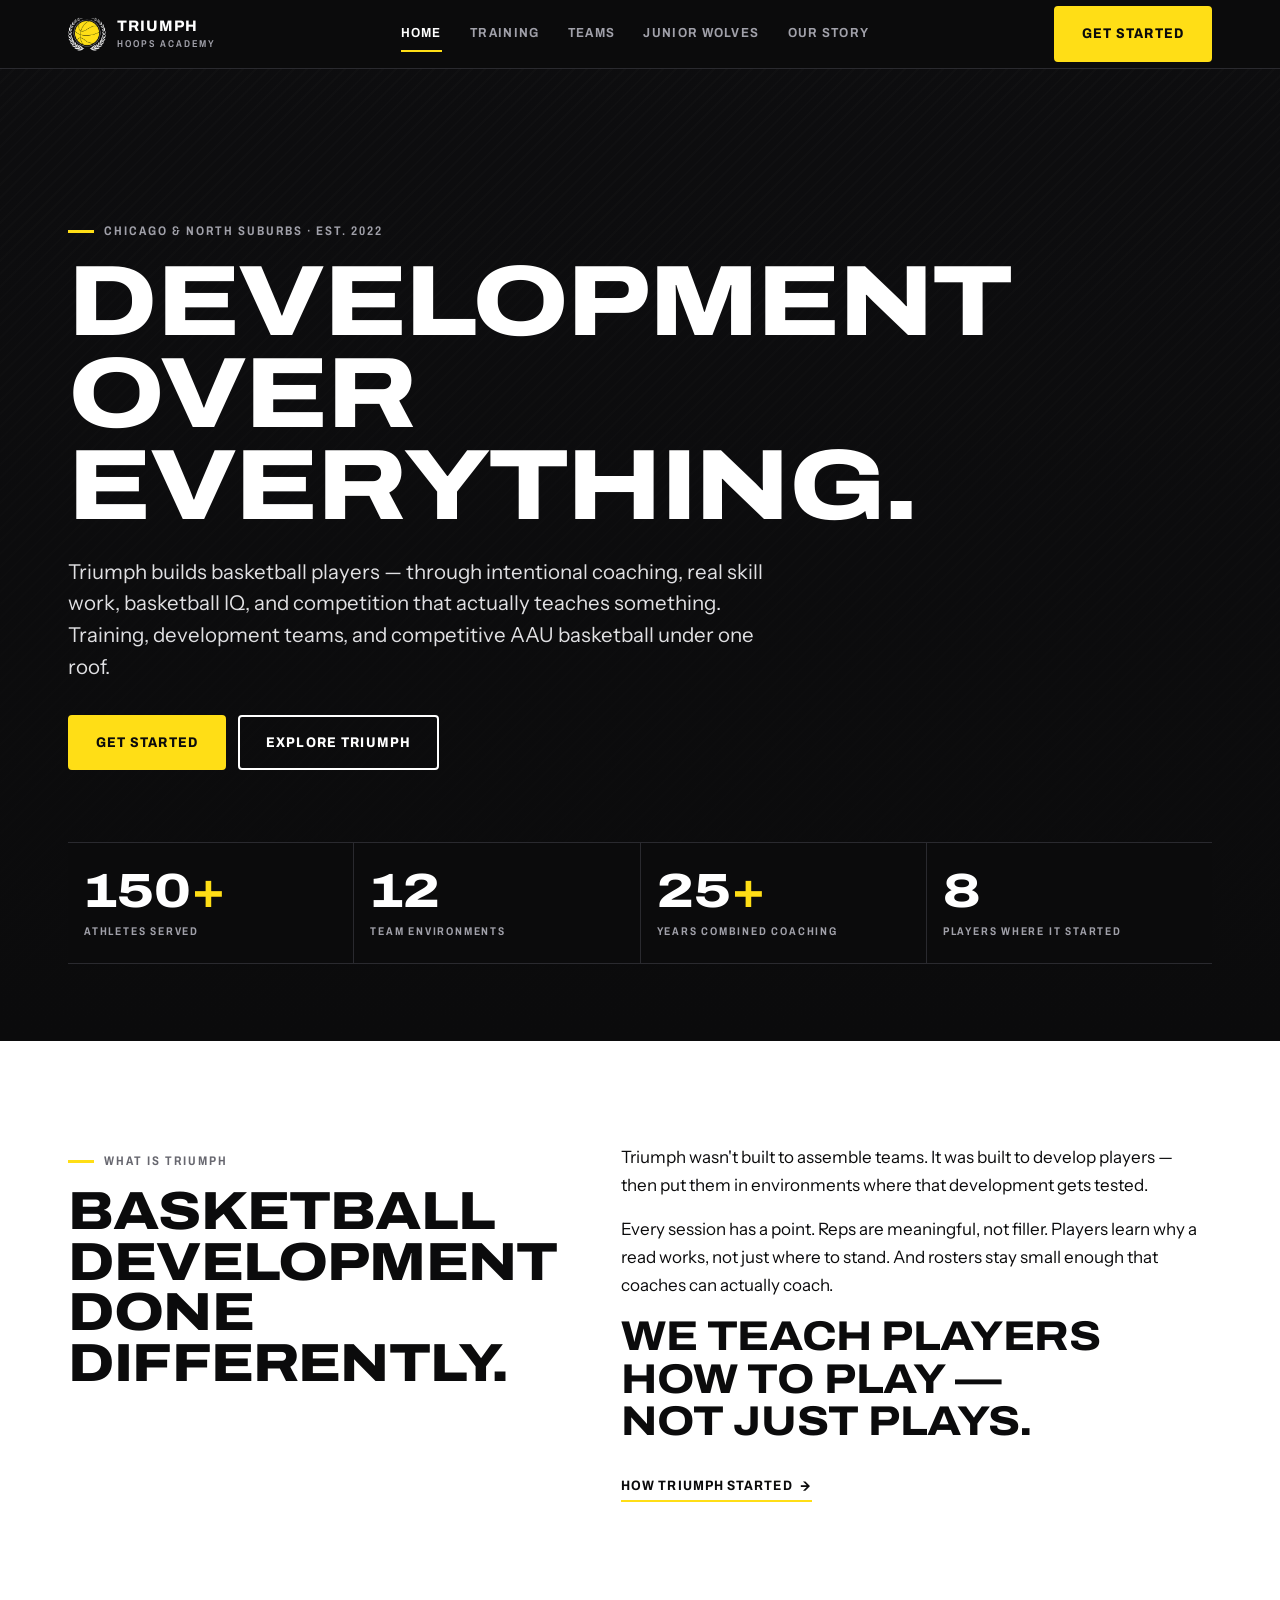
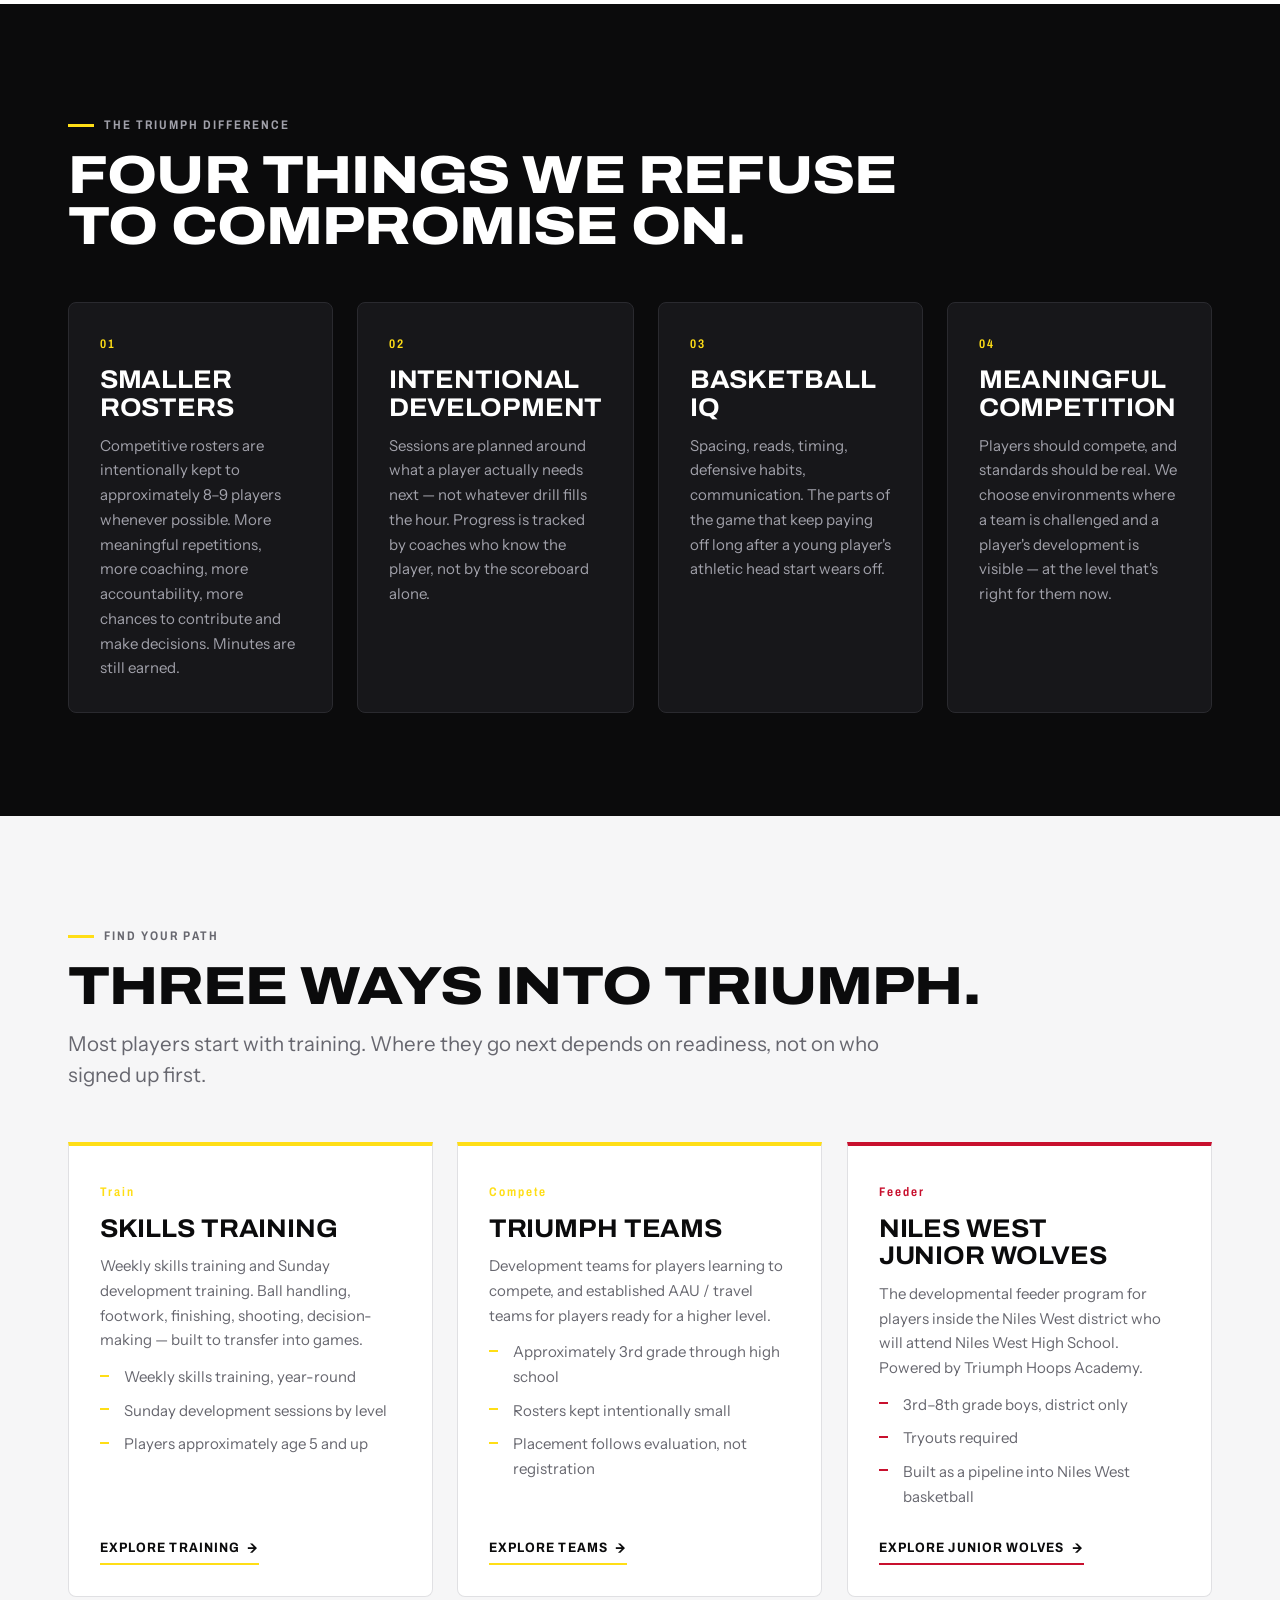
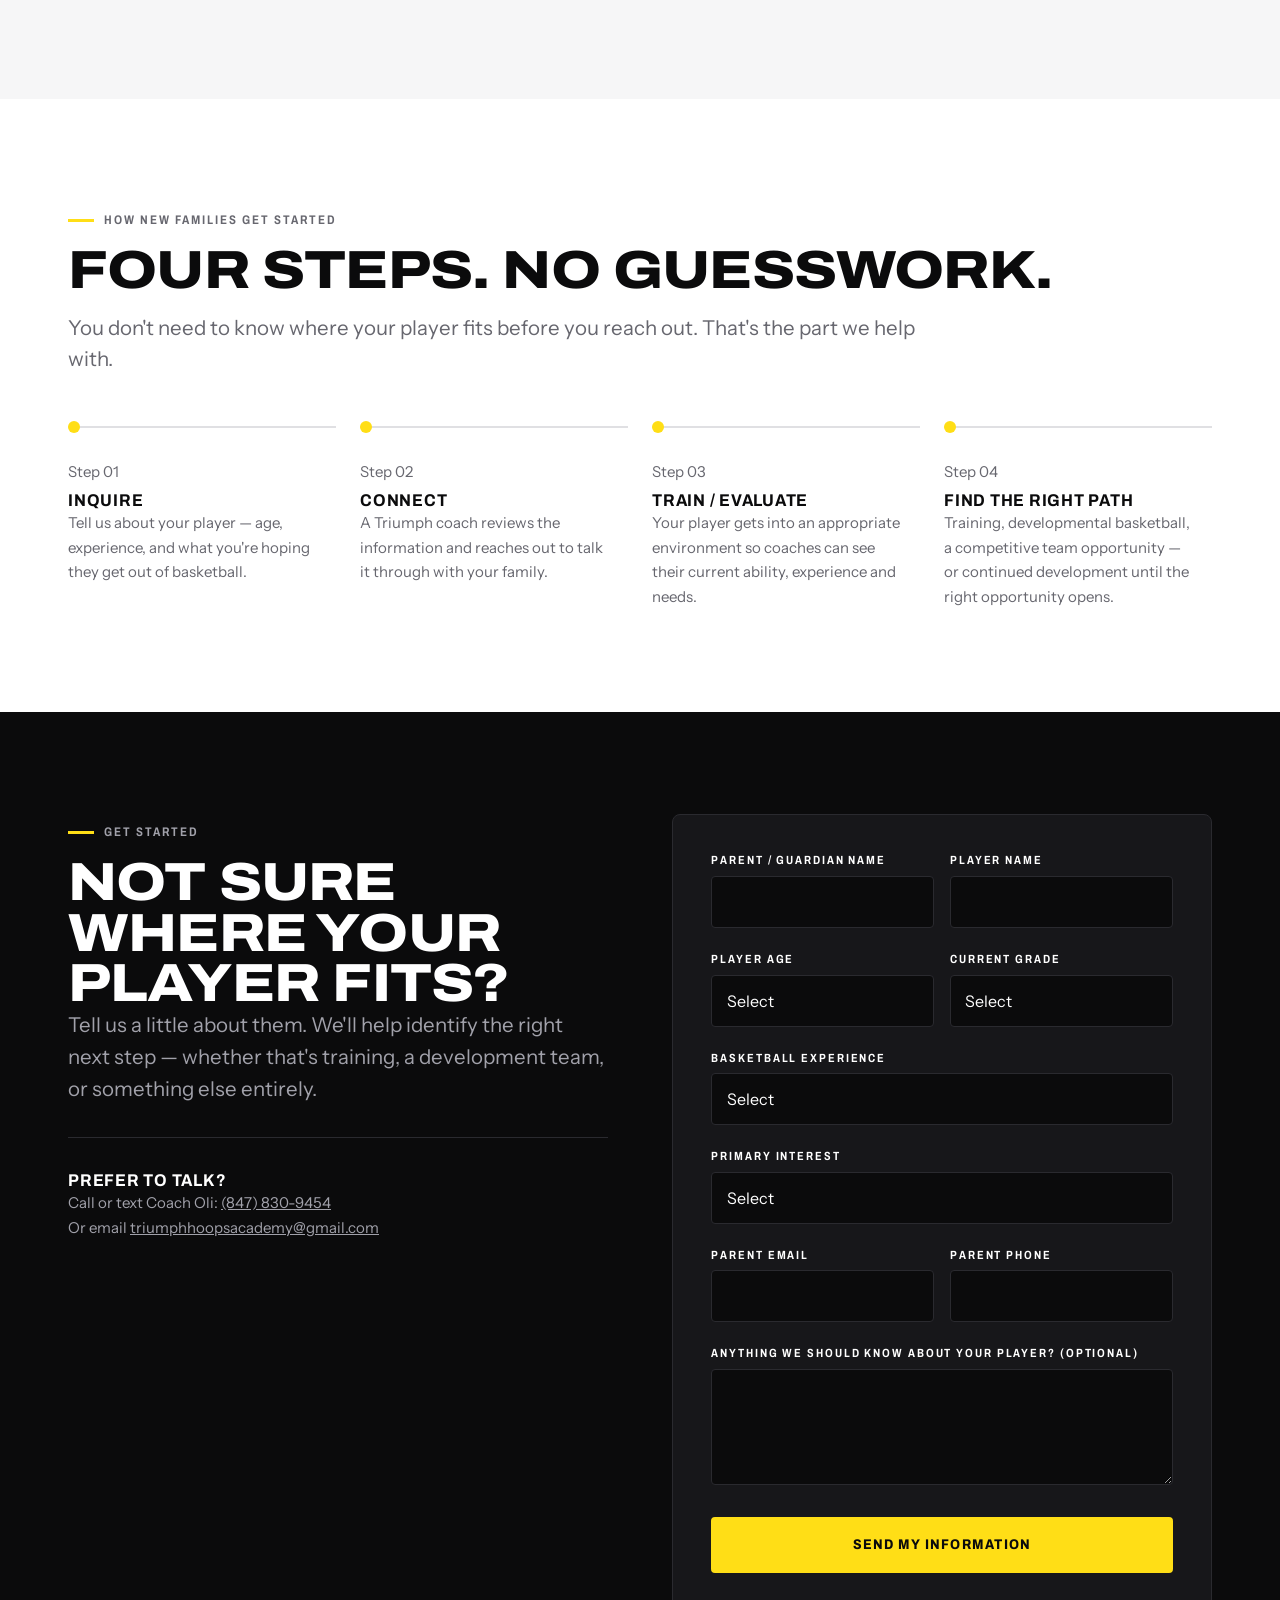
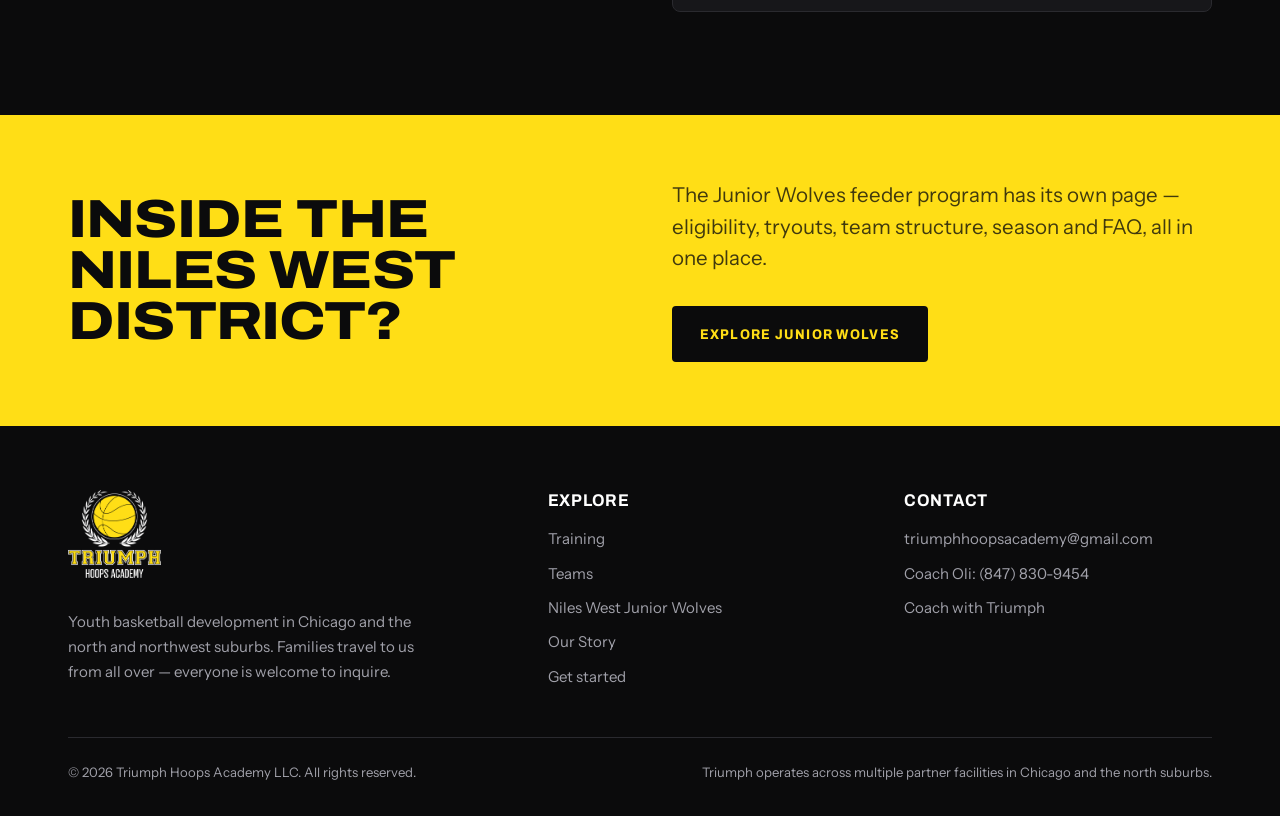
<file: index.html>
<!DOCTYPE html>
<html lang="en">
<head>
<meta charset="utf-8">
<link rel="icon" href="assets/img/favicon-32.png" sizes="32x32" type="image/png">
<link rel="icon" href="assets/img/favicon-16.png" sizes="16x16" type="image/png">
<link rel="apple-touch-icon" href="assets/img/favicon-180.png">
<meta name="viewport" content="width=device-width, initial-scale=1">
<title>Triumph Hoops Academy | Youth Basketball Training & Development — Chicago</title>
<meta name="description" content="Triumph Hoops Academy develops youth basketball players through skills training, development teams and competitive AAU basketball on Chicago's North Side and north suburbs. Development over everything.">
<link rel="canonical" href="https://triumphhoopsacademy.com/">

<meta property="og:type" content="website">
<meta property="og:site_name" content="Triumph Hoops Academy">
<meta property="og:title" content="Triumph Hoops Academy | Development Over Everything">
<meta property="og:description" content="Youth basketball training, development teams and competitive AAU basketball in Chicago and the north suburbs.">
<meta property="og:url" content="https://triumphhoopsacademy.com/">
<!-- SOCIAL SHARE IMAGE: add a 1200x630 photo to /assets/img/og-image.jpg, then uncomment.
<meta property="og:image" content="https://triumphhoopsacademy.com/assets/img/og-image.jpg"> -->
<meta name="twitter:card" content="summary_large_image">

<link rel="preconnect" href="https://fonts.googleapis.com">
<link rel="preconnect" href="https://fonts.gstatic.com" crossorigin>
<link href="https://fonts.googleapis.com/css2?family=Archivo:wdth,wght@62..125,100..900&family=Instrument+Sans:wght@400..700&display=swap" rel="stylesheet">
<link rel="stylesheet" href="assets/css/styles.css?v=20260929c">
<script>document.documentElement.className += " js";</script>

<script type="application/ld+json">
{
  "@context": "https://schema.org",
  "@type": "SportsOrganization",
  "name": "Triumph Hoops Academy",
  "alternateName": "Triumph Hoops",
  "url": "https://triumphhoopsacademy.com",
  "email": "triumphhoopsacademy@gmail.com",
  "sport": "Basketball",
  "foundingDate": "2023",
  "description": "Youth basketball development organization offering skills training, development teams and competitive AAU/travel basketball, and operating the Niles West Junior Wolves feeder program.",
  "areaServed": [
    { "@type": "City", "name": "Chicago", "addressRegion": "IL" },
    { "@type": "City", "name": "Niles", "addressRegion": "IL" },
    { "@type": "City", "name": "Skokie", "addressRegion": "IL" }
  ],
  "knowsAbout": ["Youth basketball training", "Basketball skill development", "AAU basketball", "Basketball feeder programs"]
}
</script>
</head>

<body>
<a class="skip-link" href="#main">Skip to main content</a>

<!-- ============================= HEADER ============================= -->
<header class="site-header">
  <div class="container nav">
    <a class="brand" href="index.html">
      <!-- LOGO: Triumph icon (assets/img/triumph-icon-128.png), cropped from the full badge. -->
      <span class="brand-mark"><img src="assets/img/triumph-icon-128.png" alt="" width="128" height="128"></span>
      <span class="brand-name">Triumph <span>Hoops Academy</span></span>
    </a>

    <nav class="nav-links" aria-label="Primary">
      <a href="index.html" aria-current="page">Home</a>
      <a href="training.html">Training</a>
      <a href="teams.html">Teams</a>
      <a href="junior-wolves.html">Junior Wolves</a>
      <a href="our-story.html">Our Story</a>
    </nav>

    <a class="btn btn--primary nav-cta" href="#get-started">Get started</a>

    <button class="nav-toggle" type="button" aria-expanded="false" aria-controls="mobile-menu">
      Menu
      <span class="nav-toggle-bars" aria-hidden="true"><i></i><i></i><i></i></span>
    </button>
  </div>

  <div class="mobile-menu" id="mobile-menu">
    <div class="container">
      <a class="mobile-link" href="index.html">Home</a>
      <a class="mobile-link" href="training.html">Training</a>
      <a class="mobile-link" href="teams.html">Teams</a>
      <a class="mobile-link" href="junior-wolves.html">Junior Wolves</a>
      <a class="mobile-link" href="our-story.html">Our Story</a>
      <a class="btn btn--primary btn--block" href="#get-started">Get started</a>
    </div>
  </div>
</header>

<main id="main">

  <!-- ============================= HERO ============================= -->
  <section class="hero">
    <div class="hero-media" aria-hidden="true">
      <!-- HERO MEDIA SLOT
           Replace this entire block with real Triumph footage or photography:
           <video autoplay muted loop playsinline poster="assets/img/hero-poster.jpg">
             <source src="assets/img/hero.mp4" type="video/mp4">
           </video>
           or <img src="assets/img/hero.jpg" alt="" width="1920" height="1080">
           Keep the .hero-media wrapper so the dark gradient still applies. -->
      <div class="media-slot media-slot--hero"></div>
    </div>

    <div class="container hero-inner">
      <p class="eyebrow">Chicago &amp; North Suburbs &middot; Est. 2022</p>
      <h1 class="display">Development<br>over everything.</h1>
      <p class="lead">
        Triumph builds basketball players — through intentional coaching, real skill work,
        basketball IQ, and competition that actually teaches something. Training, development
        teams, and competitive AAU basketball under one roof.
      </p>
      <div class="btn-row">
        <a class="btn btn--primary" href="#get-started">Get started</a>
        <a class="btn btn--outline" href="#what-is-triumph">Explore Triumph</a>
      </div>

      <!-- Static record line. Numbers are supplied facts, not a counter animation. -->
      <div class="recordline">
        <div>
          <p class="stat-num">150<span class="hl">+</span></p>
          <span class="label">Athletes served</span>
        </div>
        <div>
          <p class="stat-num">12</p>
          <span class="label">Team environments</span>
        </div>
        <div>
          <p class="stat-num">25<span class="hl">+</span></p>
          <span class="label">Years combined coaching</span>
        </div>
        <div>
          <p class="stat-num">8</p>
          <span class="label">Players where it started</span>
        </div>
      </div>
    </div>
  </section>

  <!-- ======================= WHAT IS TRIUMPH ======================= -->
  <section class="section" id="what-is-triumph">
    <div class="container split split--40-60">
      <div data-reveal>
        <p class="eyebrow">What is Triumph</p>
        <h2 class="h2">Basketball development done differently.</h2>
      </div>

      <div class="prose stack-lg" data-reveal data-reveal-delay="80">
        <p>
          Triumph wasn't built to assemble teams. It was built to develop players — then put them
          in environments where that development gets tested.
        </p>
        <p>
          Every session has a point. Reps are meaningful, not filler. Players learn why a read works,
          not just where to stand. And rosters stay small enough that coaches can actually coach.
        </p>
        <p class="pull">We teach players how to play&nbsp;— not just plays.</p>
        <a class="link" href="our-story.html">How Triumph started</a>
      </div>
    </div>
  </section>

  <!-- ==================== THE TRIUMPH DIFFERENCE ==================== -->
  <section class="section section--dark">
    <div class="container">
      <div class="section-head" data-reveal>
        <p class="eyebrow">The Triumph difference</p>
        <h2 class="h2">Four things we refuse to compromise on.</h2>
      </div>

      <div class="grid grid--4">
        <article class="card" data-reveal>
          <p class="card-index">01</p>
          <h3 class="h3">Smaller rosters</h3>
          <p>
            Competitive rosters are intentionally kept to approximately 8–9 players whenever possible.
            More meaningful repetitions, more coaching, more accountability, more chances to contribute
            and make decisions. Minutes are still earned.
          </p>
        </article>

        <article class="card" data-reveal data-reveal-delay="70">
          <p class="card-index">02</p>
          <h3 class="h3">Intentional development</h3>
          <p>
            Sessions are planned around what a player actually needs next — not whatever drill fills
            the hour. Progress is tracked by coaches who know the player, not by the scoreboard alone.
          </p>
        </article>

        <article class="card" data-reveal data-reveal-delay="140">
          <p class="card-index">03</p>
          <h3 class="h3">Basketball IQ</h3>
          <p>
            Spacing, reads, timing, defensive habits, communication. The parts of the game that keep
            paying off long after a young player's athletic head start wears off.
          </p>
        </article>

        <article class="card" data-reveal data-reveal-delay="210">
          <p class="card-index">04</p>
          <h3 class="h3">Meaningful competition</h3>
          <p>
            Players should compete, and standards should be real. We choose environments where a team
            is challenged and a player's development is visible — at the level that's right for them now.
          </p>
        </article>
      </div>
    </div>
  </section>

  <!-- ========================= FIND YOUR PATH ========================= -->
  <section class="section section--paper" id="find-your-path">
    <div class="container">
      <div class="section-head" data-reveal>
        <p class="eyebrow">Find your path</p>
        <h2 class="h2">Three ways into Triumph.</h2>
        <p class="lead">
          Most players start with training. Where they go next depends on readiness, not on who
          signed up first.
        </p>
      </div>

      <div class="grid grid--3">
        <article class="card card--path" data-reveal>
          <p class="card-index">Train</p>
          <h3 class="h3">Skills training</h3>
          <p>
            Weekly skills training and Sunday development training. Ball handling, footwork,
            finishing, shooting, decision-making — built to transfer into games.
          </p>
          <ul class="ticks">
            <li>Weekly skills training, year-round</li>
            <li>Sunday development sessions by level</li>
            <li>Players approximately age 5 and up</li>
          </ul>
          <a class="link" href="training.html">Explore training</a>
        </article>

        <article class="card card--path" data-reveal data-reveal-delay="80">
          <p class="card-index">Compete</p>
          <h3 class="h3">Triumph teams</h3>
          <p>
            Development teams for players learning to compete, and established AAU / travel teams
            for players ready for a higher level.
          </p>
          <ul class="ticks">
            <li>Approximately 3rd grade through high school</li>
            <li>Rosters kept intentionally small</li>
            <li>Placement follows evaluation, not registration</li>
          </ul>
          <a class="link" href="teams.html">Explore teams</a>
        </article>

        <!-- Junior Wolves card carries the Niles West accent so the two identities
             read as related but clearly separate programs. -->
        <article class="card card--path theme-jw" data-reveal data-reveal-delay="160">
          <p class="card-index">Feeder</p>
          <h3 class="h3">Niles West Junior Wolves</h3>
          <p>
            The developmental feeder program for players inside the Niles West district who will
            attend Niles West High School. Powered by Triumph Hoops Academy.
          </p>
          <ul class="ticks">
            <li>3rd–8th grade boys, district only</li>
            <li>Tryouts required</li>
            <li>Built as a pipeline into Niles West basketball</li>
          </ul>
          <a class="link" href="junior-wolves.html">Explore Junior Wolves</a>
        </article>
      </div>
    </div>
  </section>

  <!-- ====================== HOW FAMILIES START ====================== -->
  <section class="section" id="how-it-works">
    <div class="container">
      <div class="section-head" data-reveal>
        <p class="eyebrow">How new families get started</p>
        <h2 class="h2">Four steps. No guesswork.</h2>
        <p class="lead">
          You don't need to know where your player fits before you reach out. That's the part we help with.
        </p>
      </div>

      <div class="rail">
        <div class="rail-step" data-reveal>
          <p class="card-index">Step 01</p>
          <h3 class="h4">Inquire</h3>
          <p>Tell us about your player — age, experience, and what you're hoping they get out of basketball.</p>
        </div>
        <div class="rail-step" data-reveal data-reveal-delay="70">
          <p class="card-index">Step 02</p>
          <h3 class="h4">Connect</h3>
          <p>A Triumph coach reviews the information and reaches out to talk it through with your family.</p>
        </div>
        <div class="rail-step" data-reveal data-reveal-delay="140">
          <p class="card-index">Step 03</p>
          <h3 class="h4">Train / evaluate</h3>
          <p>Your player gets into an appropriate environment so coaches can see their current ability, experience and needs.</p>
        </div>
        <div class="rail-step" data-reveal data-reveal-delay="210">
          <p class="card-index">Step 04</p>
          <h3 class="h4">Find the right path</h3>
          <p>Training, developmental basketball, a competitive team opportunity — or continued development until the right opportunity opens.</p>
        </div>
      </div>
    </div>
  </section>

  <!-- ========================== GET STARTED ========================== -->
  <section class="section section--dark" id="get-started">
    <div class="container split">
      <div data-reveal>
        <p class="eyebrow">Get started</p>
        <h2 class="h2">Not sure where your player fits?</h2>
        <p class="lead">
          Tell us a little about them. We'll help identify the right next step — whether that's
          training, a development team, or something else entirely.
        </p>

        <hr class="rule">

        <p class="h4">Prefer to talk?</p>
        <p class="small muted">
          Call or text <span data-site="contactInfo.phoneContactName">Coach Oli</span>:
          <a data-phone-link><span data-phone-display>[COACH OLI PUBLIC PHONE]</span></a>
        </p>
        <p class="small muted">
          Or email <a href="mailto:triumphhoopsacademy@gmail.com">triumphhoopsacademy@gmail.com</a>
        </p>
      </div>

      <div class="form-wrap" data-reveal data-reveal-delay="80">
        <!-- Universal inquiry form. The same component appears on Training and Teams
             with a different hidden "source" value. -->
        <form id="form-get-started" data-inquiry action="/api/inquiry" method="post" novalidate>
          <input type="hidden" name="source" value="homepage_get_started">
          <input type="hidden" name="page" value="Homepage — Get Started">
          <input type="hidden" name="form_started" value="">
          <div class="hp" aria-hidden="true">
            <label for="hp-company-1">Company</label>
            <input id="hp-company-1" name="hp_company" type="text" tabindex="-1" autocomplete="off">
          </div>

          <div class="field-row">
            <div class="field">
              <label class="label" for="gs-parent">Parent / guardian name</label>
              <input class="input" id="gs-parent" name="parent_name" type="text" autocomplete="name" required>
            </div>
            <div class="field">
              <label class="label" for="gs-player">Player name</label>
              <input class="input" id="gs-player" name="player_name" type="text" required>
            </div>
          </div>

          <div class="field-row">
            <div class="field">
              <label class="label" for="gs-age">Player age</label>
              <select class="select" id="gs-age" name="player_age"
                      data-canon="age" data-canon-program="triumph" required>
                <!--CANON:age:triumph--><option value="">Select</option><option value="4">4</option><option value="5">5</option><option value="6">6</option><option value="7">7</option><option value="8">8</option><option value="9">9</option><option value="10">10</option><option value="11">11</option><option value="12">12</option><option value="13">13</option><option value="14">14</option><option value="15">15</option><option value="16">16</option><option value="17">17</option><option value="18">18</option><option value="19">19</option><!--/CANON-->
              </select>
            </div>
            <div class="field">
              <label class="label" for="gs-grade">Current grade</label>
              <select class="select" id="gs-grade" name="player_grade"
                      data-canon="grade" data-canon-program="triumph" required>
                <!--CANON:grade:triumph--><option value="">Select</option><option value="PK">Not in school yet</option><option value="K">Kindergarten</option><option value="1">1st Grade</option><option value="2">2nd Grade</option><option value="3">3rd Grade</option><option value="4">4th Grade</option><option value="5">5th Grade</option><option value="6">6th Grade</option><option value="7">7th Grade</option><option value="8">8th Grade</option><option value="9">9th Grade</option><option value="10">10th Grade</option><option value="11">11th Grade</option><option value="12">12th Grade</option><!--/CANON-->
              </select>
            </div>
          </div>

          <div class="field">
            <label class="label" for="gs-experience">Basketball experience</label>
            <select class="select" id="gs-experience" name="experience" data-canon="experience" data-canon-source="homepage_get_started" required><!--CANON:experience:homepage_get_started--><option value="">Select</option><option value="NEW_TO_BASKETBALL">New to basketball</option><option value="REC_LEAGUE">Park district / rec league</option><option value="SOME_TRAINING">Some skills training</option><option value="SCHOOL_TEAM_EXP">School team experience</option><option value="TRAVEL_AAU">Travel or AAU experience</option><!--/CANON--></select>
          </div>

          <div class="field">
            <label class="label" for="gs-interest">Primary interest</label>
            <select class="select" id="gs-interest" name="interest" data-canon="interest" data-canon-source="homepage_get_started" required><!--CANON:interest:homepage_get_started--><option value="">Select</option><option value="WEEKLY_TRAINING">Weekly skills training</option><option value="SUNDAY_TRAINING">Sunday development training</option><option value="DEVELOPMENT_TEAM">Development team</option><option value="AAU_TRAVEL">AAU / travel team</option><option value="NOT_SURE">Not sure — help me find the right fit</option><!--/CANON--></select>
          </div>

          <div class="field-row">
            <div class="field">
              <label class="label" for="gs-email">Parent email</label>
              <input class="input" id="gs-email" name="parent_email" type="email" autocomplete="email" required>
            </div>
            <div class="field">
              <label class="label" for="gs-phone">Parent phone</label>
              <input class="input" id="gs-phone" name="parent_phone" type="tel" autocomplete="tel" required>
            </div>
          </div>

          <div class="field">
            <label class="label" for="gs-message">Anything we should know about your player? (optional)</label>
            <textarea class="textarea" id="gs-message" name="message" rows="3"></textarea>
          </div>

          <button class="btn btn--primary btn--block" type="submit">Send my information</button>
          <div class="form-status" aria-live="polite"></div>
        </form>
      </div>
    </div>
  </section>

  <!-- =========================== CTA BAND =========================== -->
  <section class="section section--tight cta-band">
    <div class="container split" style="align-items:center">
      <div>
        <h2 class="h2">Inside the Niles West district?</h2>
      </div>
      <div>
        <p class="lead">
          The Junior Wolves feeder program has its own page — eligibility, tryouts, team structure,
          season and FAQ, all in one place.
        </p>
        <div class="btn-row">
          <a class="btn btn--primary" href="junior-wolves.html">Explore Junior Wolves</a>
        </div>
      </div>
    </div>
  </section>

</main>

<!-- ============================= FOOTER ============================= -->
<footer class="site-footer">
  <div class="container">
    <div class="footer-grid">
      <div>
        <a class="brand" href="index.html">
          <img class="footer-logo" src="assets/img/triumph-logo-full.png" alt="Triumph Hoops Academy" width="450" height="428">
        </a>
        <p class="small" style="margin-top:1rem;max-width:38ch">
          Youth basketball development in Chicago and the north and northwest suburbs.
          Families travel to us from all over — everyone is welcome to inquire.
        </p>
      </div>

      <div>
        <h2 class="h4 footer-heading">Explore</h2>
        <ul class="footer-links">
          <li><a href="training.html">Training</a></li>
          <li><a href="teams.html">Teams</a></li>
          <li><a href="junior-wolves.html">Niles West Junior Wolves</a></li>
          <li><a href="our-story.html">Our Story</a></li>
          <li><a href="index.html#get-started">Get started</a></li>
        </ul>
      </div>

      <div>
        <h2 class="h4 footer-heading">Contact</h2>
        <ul class="footer-links">
          <li><a href="mailto:triumphhoopsacademy@gmail.com">triumphhoopsacademy@gmail.com</a></li>
          <li>
            <span data-site="contactInfo.phoneContactName">Coach Oli</span>:
            <a data-phone-link><span data-phone-display>[COACH OLI PUBLIC PHONE]</span></a>
          </li>
          <li><a data-social="instagram" hidden>Instagram</a></li>
          <li><a href="teams.html#coach-with-triumph">Coach with Triumph</a></li>
        </ul>
      </div>
    </div>

    <div class="footer-bottom">
      <p>&copy; <span id="year">2026</span> Triumph Hoops Academy LLC. All rights reserved.</p>
      <p>Triumph operates across multiple partner facilities in Chicago and the north suburbs.</p>
    </div>
  </div>
</footer>

<script src="assets/js/site-data.js?v=20260831a"></script>
<script src="assets/js/main.js?v=20260831a"></script>
<script src="assets/js/canonical.js?v=20260930a"></script>
<script src="assets/js/forms.js?v=20260831a"></script>
<script>document.getElementById("year").textContent = new Date().getFullYear();</script>
</body>
</html>
</file>
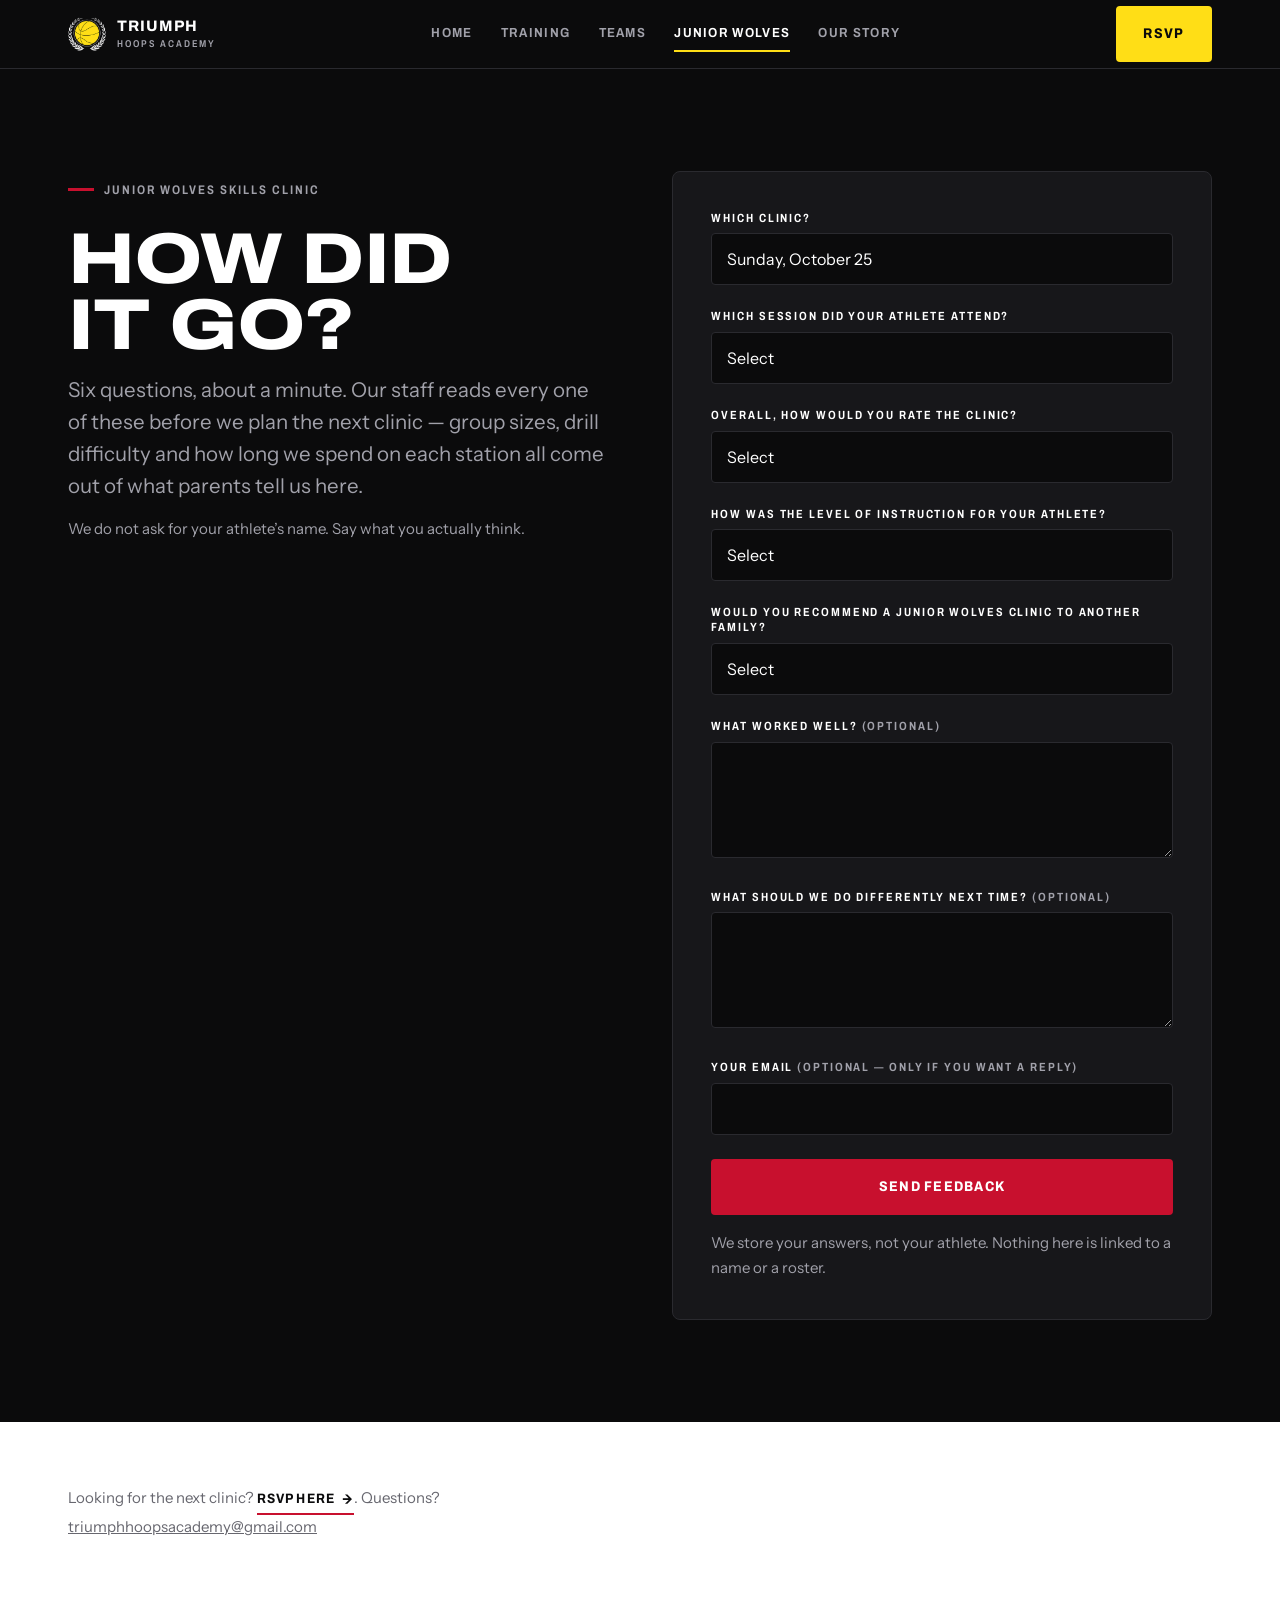
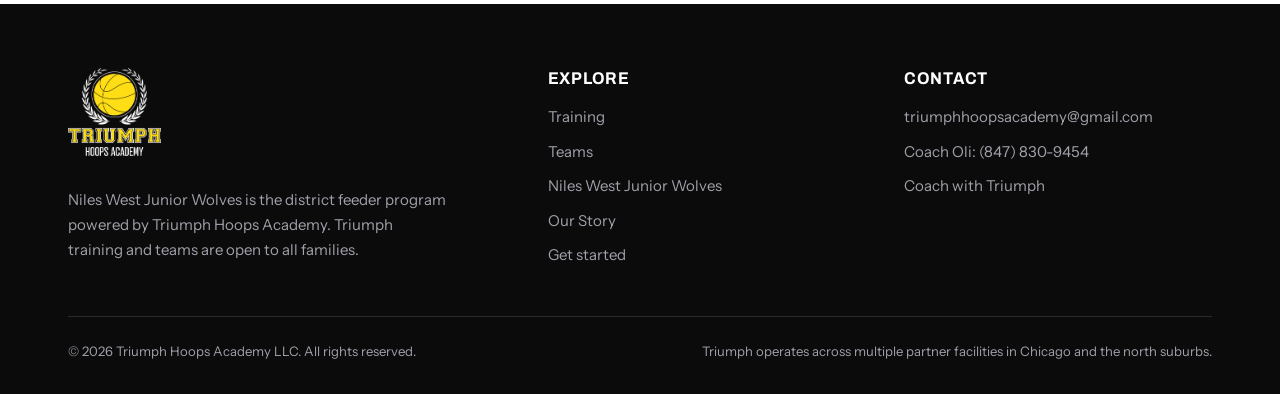
<file: clinic-feedback.html>
<!DOCTYPE html>
<html lang="en">
<head>
<meta charset="utf-8">
<meta name="viewport" content="width=device-width, initial-scale=1">
<link rel="icon" href="assets/img/favicon-32.png" sizes="32x32" type="image/png">
<link rel="icon" href="assets/img/favicon-16.png" sizes="16x16" type="image/png">
<link rel="apple-touch-icon" href="assets/img/favicon-180.png">
<title>Clinic Feedback | Niles West Junior Wolves</title>
<meta name="description" content="Tell the Niles West Junior Wolves coaching staff how the skills clinic went for your athlete. Six questions, about a minute.">
<link rel="canonical" href="https://triumphhoopsacademy.com/clinic-feedback">
<meta name="robots" content="noindex">
<meta property="og:type" content="website">
<meta property="og:site_name" content="Triumph Hoops Academy">
<meta property="og:title" content="Junior Wolves Clinic Feedback">
<meta property="og:description" content="Six questions about the clinic. It takes about a minute and it genuinely changes what we run next.">
<meta property="og:url" content="https://triumphhoopsacademy.com/clinic-feedback">
<meta name="twitter:card" content="summary_large_image">
<link rel="preconnect" href="https://fonts.googleapis.com">
<link rel="preconnect" href="https://fonts.gstatic.com" crossorigin>
<link href="https://fonts.googleapis.com/css2?family=Archivo:wdth,wght@62..125,100..900&family=Instrument+Sans:wght@400..700&display=swap" rel="stylesheet">
<link rel="stylesheet" href="assets/css/styles.css?v=20260929c">
<script>document.documentElement.className += " js";</script>
</head>

<body>
<a class="skip-link" href="#main">Skip to main content</a>

<header class="site-header">
  <div class="container nav">
    <a class="brand" href="index.html">
      <span class="brand-mark"><img src="assets/img/triumph-icon-128.png" alt="" width="128" height="128"></span>
      <span class="brand-name">Triumph <span>Hoops Academy</span></span>
    </a>
    <nav class="nav-links" aria-label="Primary">
      <a href="index.html">Home</a>
      <a href="training.html">Training</a>
      <a href="teams.html">Teams</a>
      <a href="junior-wolves.html" aria-current="page">Junior Wolves</a>
      <a href="our-story.html">Our Story</a>
    </nav>
    <a class="btn btn--primary nav-cta" href="#rsvp">RSVP</a>
    <button class="nav-toggle" type="button" aria-expanded="false" aria-controls="mobile-menu">
      Menu <span class="nav-toggle-bars" aria-hidden="true"><i></i><i></i><i></i></span>
    </button>
  </div>
  <div class="mobile-menu" id="mobile-menu">
    <div class="container">
      <a class="mobile-link" href="index.html">Home</a>
      <a class="mobile-link" href="training.html">Training</a>
      <a class="mobile-link" href="teams.html">Teams</a>
      <a class="mobile-link" href="junior-wolves.html">Junior Wolves</a>
      <a class="mobile-link" href="our-story.html">Our Story</a>
      <a class="btn btn--primary btn--block" href="#rsvp">RSVP for the clinic</a>
    </div>
  </div>
</header>

<!-- Clinic RSVP. Not tryout registration: this page never writes MASTER

<!-- Clinic feedback. Deliberately anonymous: no athlete name, no grade, no
     school, no parent name. The only identifier is an email the parent chose
     to give. Writes to the CLINIC FEEDBACK tab and nowhere else. -->
<main id="main" class="theme-jw">

  <section class="section section--dark jw-rsvp" id="feedback">
    <div class="container split">

      <div class="jw-rsvp-event">
        <p class="eyebrow">Junior Wolves Skills Clinic</p>
        <h1 class="h1 jw-rsvp-date">How did it go?</h1>
        <p class="lead" style="margin-top:1rem">
          Six questions, about a minute. Our staff reads every one of these before we
          plan the next clinic &mdash; group sizes, drill difficulty and how long we spend
          on each station all come out of what parents tell us here.
        </p>
        <p class="small muted" style="margin-top:1rem">
          We do not ask for your athlete&rsquo;s name. Say what you actually think.
        </p>
      </div>

      <div class="form-wrap" data-feedback-wrap>
        <noscript>
          <p class="lead">This form needs JavaScript. You can email your thoughts to
          <a href="mailto:triumphhoopsacademy@gmail.com">triumphhoopsacademy@gmail.com</a> instead.</p>
        </noscript>

        <form id="form-clinic-feedback" action="/api/clinic-feedback" method="post" novalidate>
          <div class="hp" aria-hidden="true">
            <label for="cf-company">Company</label>
            <input id="cf-company" name="hp_company" type="text" tabindex="-1" autocomplete="off">
          </div>

          <div class="field">
            <label class="label" for="cf-clinic">Which clinic?</label>
            <select class="select" id="cf-clinic" name="clinic" required></select>
          </div>

          <div class="field">
            <label class="label" for="cf-session">Which session did your athlete attend?</label>
            <select class="select" id="cf-session" name="session" required></select>
          </div>

          <div class="field">
            <label class="label" for="cf-overall">Overall, how would you rate the clinic?</label>
            <select class="select" id="cf-overall" name="overall" required>
              <option value="">Select</option>
              <option value="5">5 &mdash; Excellent</option>
              <option value="4">4 &mdash; Good</option>
              <option value="3">3 &mdash; Fine</option>
              <option value="2">2 &mdash; Below what I expected</option>
              <option value="1">1 &mdash; Poor</option>
            </select>
          </div>

          <div class="field">
            <label class="label" for="cf-level">How was the level of instruction for your athlete?</label>
            <select class="select" id="cf-level" name="level" required>
              <option value="">Select</option>
              <option value="Too easy">Too easy</option>
              <option value="About right">About right</option>
              <option value="Too advanced">Too advanced</option>
            </select>
          </div>

          <div class="field">
            <label class="label" for="cf-recommend">Would you recommend a Junior Wolves clinic to another family?</label>
            <select class="select" id="cf-recommend" name="recommend" required>
              <option value="">Select</option>
              <option value="5">5 &mdash; Definitely</option>
              <option value="4">4 &mdash; Probably</option>
              <option value="3">3 &mdash; Not sure</option>
              <option value="2">2 &mdash; Probably not</option>
              <option value="1">1 &mdash; Definitely not</option>
            </select>
          </div>

          <div class="field">
            <label class="label" for="cf-worked">What worked well? <span class="muted">(optional)</span></label>
            <textarea class="textarea" id="cf-worked" name="worked" rows="3"></textarea>
          </div>

          <div class="field">
            <label class="label" for="cf-change">What should we do differently next time? <span class="muted">(optional)</span></label>
            <textarea class="textarea" id="cf-change" name="change" rows="3"></textarea>
          </div>

          <div class="field">
            <label class="label" for="cf-email">Your email <span class="muted">(optional &mdash; only if you want a reply)</span></label>
            <input class="input" id="cf-email" name="reply_email" type="email" autocomplete="email" inputmode="email">
          </div>

          <button class="btn btn--primary btn--block" type="submit">Send feedback</button>
          <div class="form-status" aria-live="polite"></div>
          <p class="small muted" style="margin-top:1rem">
            We store your answers, not your athlete. Nothing here is linked to a name or a roster.
          </p>
        </form>
      </div>

    </div>
  </section>

  <section class="section section--tight">
    <div class="container">
      <p class="small muted" style="max-width:62ch">
        Looking for the next clinic? <a class="link" href="clinic-rsvp">RSVP here</a>.
        Questions? <a href="mailto:triumphhoopsacademy@gmail.com">triumphhoopsacademy@gmail.com</a>
      </p>
    </div>
  </section>

</main>

<footer class="site-footer">
  <div class="container">
    <div class="footer-grid">
      <div>
        <a class="brand" href="index.html">
          <img class="footer-logo" src="assets/img/triumph-logo-full.png" alt="Triumph Hoops Academy" width="450" height="428">
        </a>
        <p class="small" style="margin-top:1rem;max-width:38ch">
          Niles West Junior Wolves is the district feeder program powered by Triumph Hoops Academy.
          Triumph training and teams are open to all families.
        </p>
      </div>
      <div>
        <h2 class="h4 footer-heading">Explore</h2>
        <ul class="footer-links">
          <li><a href="training.html">Training</a></li>
          <li><a href="teams.html">Teams</a></li>
          <li><a href="junior-wolves.html">Niles West Junior Wolves</a></li>
          <li><a href="our-story.html">Our Story</a></li>
          <li><a href="index.html#get-started">Get started</a></li>
        </ul>
      </div>
      <div>
        <h2 class="h4 footer-heading">Contact</h2>
        <ul class="footer-links">
          <li><a href="mailto:triumphhoopsacademy@gmail.com">triumphhoopsacademy@gmail.com</a></li>
          <li>
            <span data-site="contactInfo.phoneContactName">Coach Oli</span>:
            <a data-phone-link><span data-phone-display>[COACH OLI PUBLIC PHONE]</span></a>
          </li>
          <li><a data-social="instagram" hidden>Instagram</a></li>
          <li><a href="teams.html#coach-with-triumph">Coach with Triumph</a></li>
        </ul>
      </div>
    </div>
    <div class="footer-bottom">
      <p>&copy; <span id="year">2026</span> Triumph Hoops Academy LLC. All rights reserved.</p>
      <p>Triumph operates across multiple partner facilities in Chicago and the north suburbs.</p>
    </div>
  </div>
</footer>

<script src="assets/js/site-data.js?v=20260922a"></script>
<script src="assets/js/main.js?v=20260922a"></script>
<script src="assets/js/clinics.js?v=20260929e"></script>
<script src="assets/js/clinic-feedback.js?v=20260929c"></script>
<script>document.getElementById("year").textContent = new Date().getFullYear();</script>
</body>
</html>
</file>
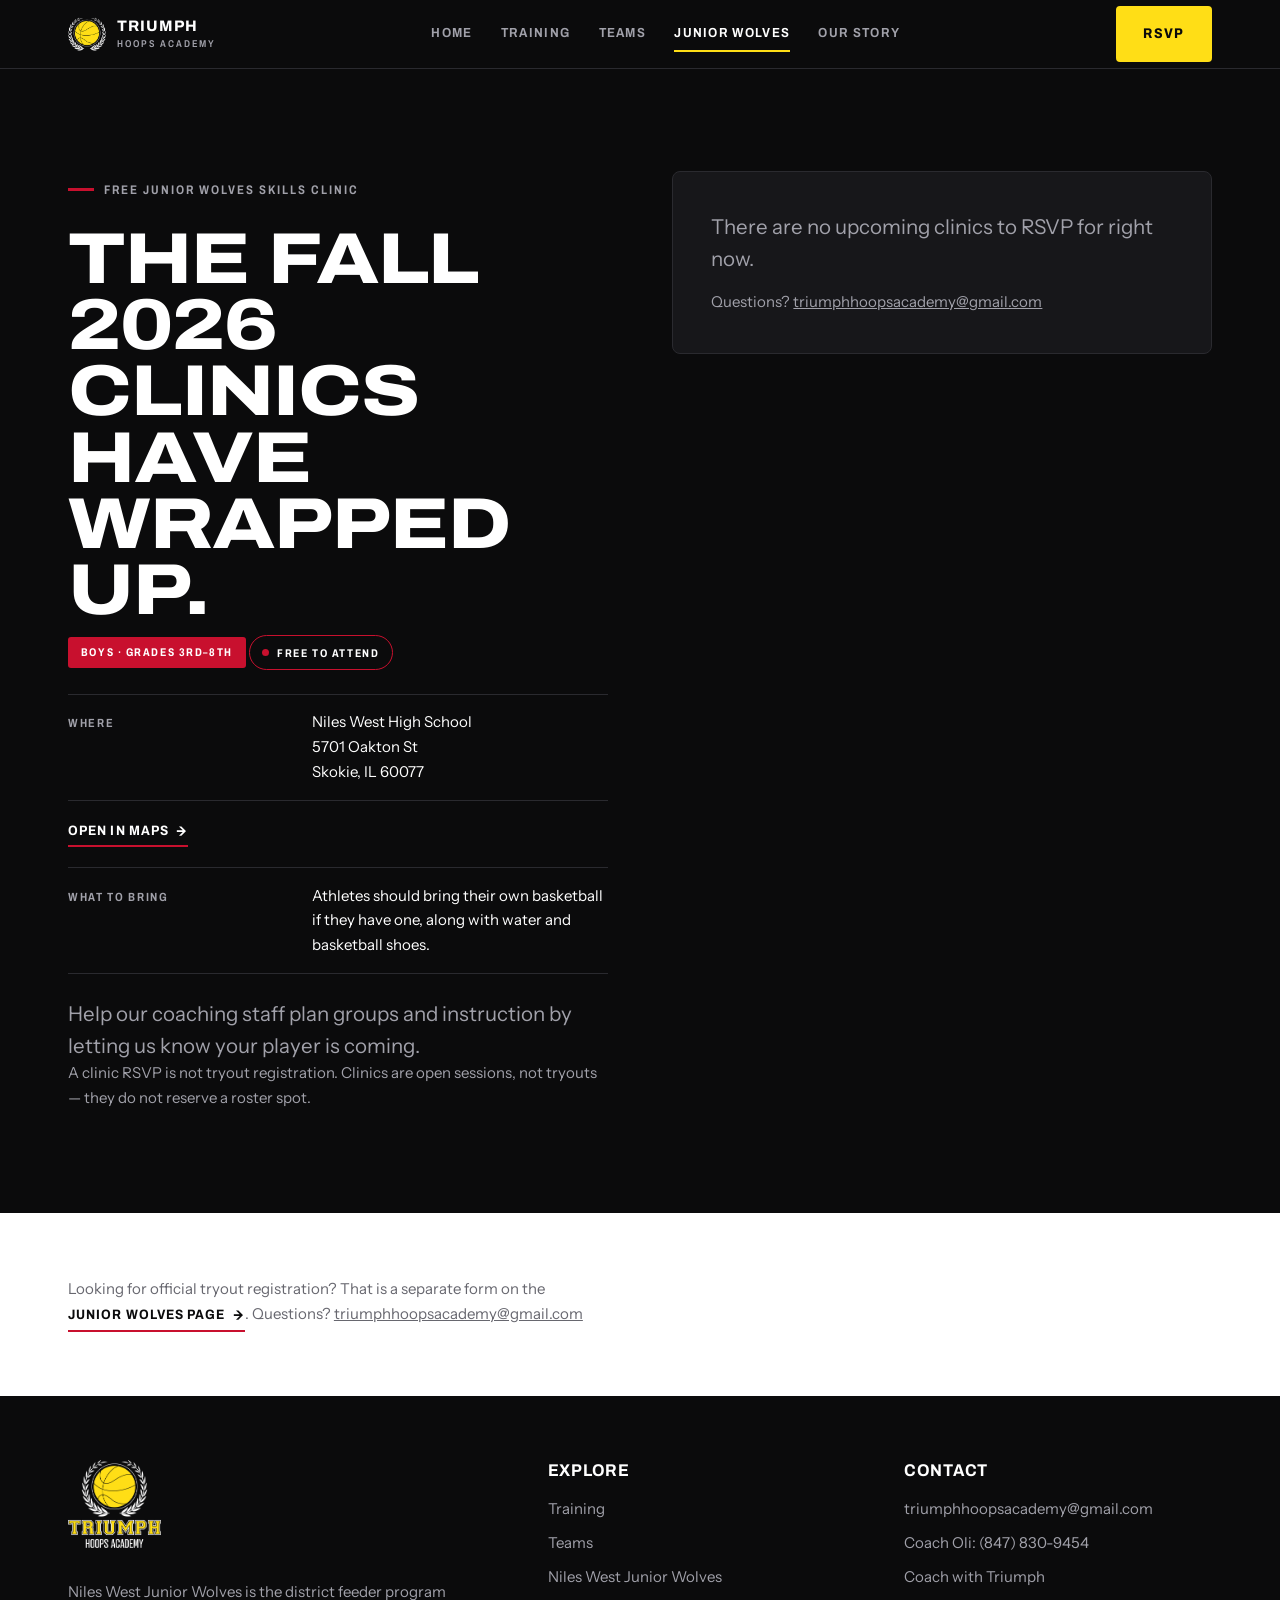
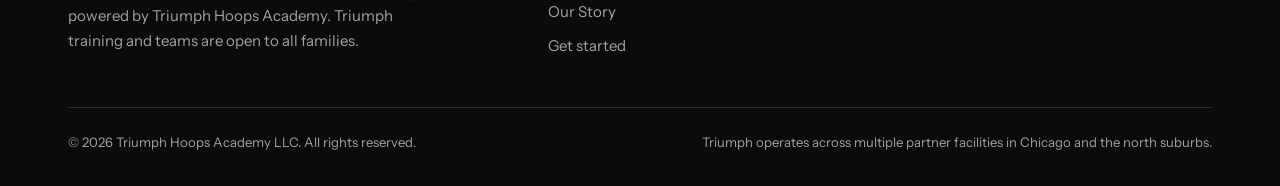
<file: clinic-rsvp.html>
<!DOCTYPE html>
<html lang="en">
<head>
<meta charset="utf-8">
<meta name="viewport" content="width=device-width, initial-scale=1">
<link rel="icon" href="assets/img/favicon-32.png" sizes="32x32" type="image/png">
<link rel="icon" href="assets/img/favicon-16.png" sizes="16x16" type="image/png">
<link rel="apple-touch-icon" href="assets/img/favicon-180.png">
<title>Clinic RSVP | Niles West Junior Wolves | Free Skills Clinic</title>
<meta name="description" content="RSVP for a free Niles West Junior Wolves skills clinic at Niles West High School. Boys, grades 3rd-8th. Powered by Triumph Hoops Academy.">
<link rel="canonical" href="https://triumphhoopsacademy.com/clinic-rsvp">
<meta property="og:type" content="website">
<meta property="og:site_name" content="Triumph Hoops Academy">
<meta property="og:title" content="Free Junior Wolves Skills Clinic | RSVP">
<meta property="og:description" content="Free skills clinic for boys in grades 3rd-8th at Niles West High School. RSVP so coaches can plan groups.">
<meta property="og:url" content="https://triumphhoopsacademy.com/clinic-rsvp">
<meta name="twitter:card" content="summary_large_image">
<link rel="preconnect" href="https://fonts.googleapis.com">
<link rel="preconnect" href="https://fonts.gstatic.com" crossorigin>
<link href="https://fonts.googleapis.com/css2?family=Archivo:wdth,wght@62..125,100..900&family=Instrument+Sans:wght@400..700&display=swap" rel="stylesheet">
<link rel="stylesheet" href="assets/css/styles.css?v=20260929c">
<script>document.documentElement.className += " js";</script>
</head>

<body>
<a class="skip-link" href="#main">Skip to main content</a>

<header class="site-header">
  <div class="container nav">
    <a class="brand" href="index.html">
      <span class="brand-mark"><img src="assets/img/triumph-icon-128.png" alt="" width="128" height="128"></span>
      <span class="brand-name">Triumph <span>Hoops Academy</span></span>
    </a>
    <nav class="nav-links" aria-label="Primary">
      <a href="index.html">Home</a>
      <a href="training.html">Training</a>
      <a href="teams.html">Teams</a>
      <a href="junior-wolves.html" aria-current="page">Junior Wolves</a>
      <a href="our-story.html">Our Story</a>
    </nav>
    <a class="btn btn--primary nav-cta" href="#rsvp">RSVP</a>
    <button class="nav-toggle" type="button" aria-expanded="false" aria-controls="mobile-menu">
      Menu <span class="nav-toggle-bars" aria-hidden="true"><i></i><i></i><i></i></span>
    </button>
  </div>
  <div class="mobile-menu" id="mobile-menu">
    <div class="container">
      <a class="mobile-link" href="index.html">Home</a>
      <a class="mobile-link" href="training.html">Training</a>
      <a class="mobile-link" href="teams.html">Teams</a>
      <a class="mobile-link" href="junior-wolves.html">Junior Wolves</a>
      <a class="mobile-link" href="our-story.html">Our Story</a>
      <a class="btn btn--primary btn--block" href="#rsvp">RSVP for the clinic</a>
    </div>
  </div>
</header>

<!-- Clinic RSVP. Not tryout registration: this page never writes MASTER
     REGISTRATIONS. Every date on it comes from assets/js/clinics.js. -->
<main id="main" class="theme-jw">

  <section class="section section--dark jw-rsvp" id="rsvp">
    <div class="container split">

      <!-- Event details. Rendered from clinics.js for the clinic selected in
           the form, so this block and the form can never disagree. -->
      <div class="jw-rsvp-event" data-clinic-event>
        <p class="eyebrow" data-clinic-title>Free Junior Wolves Skills Clinic</p>
        <h1 class="h1 jw-rsvp-date" data-clinic-heading>Fall Skills Clinics</h1>
        <p class="jw-rsvp-time" data-clinic-time></p>

        <p class="chipline">
          <span class="chip" data-clinic-eligibility>Boys &middot; Grades 3rd&ndash;8th</span>
          <span class="statechip statechip--accent" data-clinic-cost>Free to attend</span>
        </p>

        <dl class="spec-list" style="margin-top:1.5rem">
          <div><dt>Where</dt><dd data-clinic-location>Niles West High School<br>5701 Oakton St<br>Skokie, IL 60077</dd></div>
        </dl>
        <p class="small" style="margin-top:.75rem"><a class="link" data-clinic-maps href="#" target="_blank" rel="noopener">Open in maps</a></p>

        <dl class="spec-list" style="margin-top:1.25rem">
          <div><dt>What to bring</dt><dd>Athletes should bring their own basketball if they have one, along with water and basketball shoes.</dd></div>
        </dl>

        <p class="lead" style="margin-top:1.5rem">
          Help our coaching staff plan groups and instruction by letting us know your player is coming.
        </p>
        <p class="small muted">
          A clinic RSVP is not tryout registration. Clinics are open sessions, not tryouts &mdash;
          they do not reserve a roster spot.
        </p>
      </div>

      <div class="form-wrap" data-clinic-wrap>
        <noscript>
          <p class="lead">This RSVP needs JavaScript. Email
          <a href="mailto:triumphhoopsacademy@gmail.com">triumphhoopsacademy@gmail.com</a> with your
          player&rsquo;s name, grade and age, and the clinic date.</p>
        </noscript>

        <!-- STEP 1. One question, asked before any typing. A family already in
             MASTER REGISTRATIONS can confirm an athlete instead of retyping
             them; a family that is not can register and RSVP in one pass.
             Neither branch is ever a dead end - the full form below is always
             one tap away. -->
        <div class="stack" data-cr-step="start" hidden>
          <div class="field">
            <label class="label" for="cr-start-clinic">Clinic</label>
            <select class="select" id="cr-start-clinic"></select>
          </div>

          <p class="eyebrow jw-rsvp-group" style="margin-bottom:.25rem">One question first</p>
          <h2 class="h4" style="margin:0">Has this player already registered for Junior Wolves tryouts?</h2>
          <p class="small muted" style="margin:0">
            If so, we can pull their information up so you only have to confirm it.
          </p>

          <button class="btn btn--primary btn--block" type="button" data-cr-go="lookup">Yes &mdash; already registered</button>
          <button class="btn btn--outline btn--block" type="button" data-cr-go="notyet">No, or not sure</button>
        </div>

        <!-- STEP 2A. Lookup. Three fields, exact match only. Anything other
             than one confident hit falls through to the full form. -->
        <div class="stack" data-cr-step="lookup" hidden>
          <p class="eyebrow jw-rsvp-group" style="margin-bottom:.25rem">Find your player</p>
          <h2 class="h4" style="margin:0">Enter their name exactly as you registered it.</h2>

          <div class="field-row">
            <div class="field">
              <label class="label" for="cl-first">First name</label>
              <input class="input" id="cl-first" type="text" autocomplete="off" autocapitalize="words">
            </div>
            <div class="field">
              <label class="label" for="cl-last">Last name</label>
              <input class="input" id="cl-last" type="text" autocomplete="off" autocapitalize="words">
            </div>
          </div>
          <div class="field">
            <label class="label" for="cl-grade">Grade</label>
            <select class="select" id="cl-grade" data-canon="grade" data-canon-program="junior_wolves">
              <!--CANON:grade:junior_wolves--><option value="">Select</option><option value="3">3rd Grade</option><option value="4">4th Grade</option><option value="5">5th Grade</option><option value="6">6th Grade</option><option value="7">7th Grade</option><option value="8">8th Grade</option><!--/CANON-->
            </select>
          </div>

          <button class="btn btn--primary btn--block" type="button" data-cr-find>Find my player</button>
          <div class="form-status" data-cr-lookup-status aria-live="polite"></div>
          <p class="small muted" style="margin:0">
            <button class="linkbtn" type="button" data-cr-go="form">Skip this &mdash; fill in the RSVP myself</button>
          </p>
        </div>

        <!-- STEP 2B. Not registered for tryouts. The clinic is open to any
             district family, so "just RSVP" stays a first-class choice. -->
        <div class="stack" data-cr-step="notyet" hidden>
          <p class="eyebrow jw-rsvp-group" style="margin-bottom:.25rem">Not registered yet</p>
          <h2 class="h4" style="margin:0">You can do both in one pass.</h2>
          <p class="small" data-cr-notyet-copy></p>

          <a class="btn btn--primary btn--block" data-cr-register href="junior-wolves.html#register">Register for tryouts</a>
          <button class="btn btn--outline btn--block" type="button" data-cr-go="form">Just RSVP for the clinic</button>
          <p class="small muted" style="margin:0">
            The clinic is free and open to any 3rd&ndash;8th grade boy in the district.
            Tryout registration is not required to attend.
          </p>
        </div>

        <!-- STEP 3. Confirm card for a matched athlete. -->
        <div class="stack" data-cr-step="confirm" hidden></div>

        <!-- STEP 4 / FALLBACK. Deliberately NOT hidden in the markup: if the
             funnel script fails to load or throws, this form is what the family
             sees, exactly as it worked on Sept 27. The script hides it only
             once it has successfully taken over. -->
        <form id="form-clinic-rsvp" action="/api/clinic-rsvp" method="post" novalidate>
          <div class="hp" aria-hidden="true">
            <label for="cr-company">Company</label>
            <input id="cr-company" name="hp_company" type="text" tabindex="-1" autocomplete="off">
          </div>

          <div class="field">
            <label class="label" for="cr-clinic">Clinic</label>
            <select class="select" id="cr-clinic" name="clinic" required></select>
          </div>

          <p class="eyebrow jw-rsvp-group">Player &mdash; the athlete attending</p>
          <div class="field-row">
            <div class="field">
              <label class="label" for="cr-first">First name</label>
              <input class="input" id="cr-first" name="player_first" type="text" autocomplete="off" autocapitalize="words" required>
            </div>
            <div class="field">
              <label class="label" for="cr-last">Last name</label>
              <input class="input" id="cr-last" name="player_last" type="text" autocomplete="off" autocapitalize="words" required>
            </div>
          </div>

          <div class="field-row">
            <div class="field">
              <label class="label" for="cr-grade">Grade</label>
              <select class="select" id="cr-grade" name="grade"
                      data-canon="grade" data-canon-program="junior_wolves" required>
                <!--CANON:grade:junior_wolves--><option value="">Select</option><option value="3">3rd Grade</option><option value="4">4th Grade</option><option value="5">5th Grade</option><option value="6">6th Grade</option><option value="7">7th Grade</option><option value="8">8th Grade</option><!--/CANON-->
              </select>
            </div>
            <div class="field">
              <label class="label" for="cr-age">Age</label>
              <select class="select" id="cr-age" name="age"
                      data-canon="age" data-canon-program="junior_wolves" required>
                <!--CANON:age:junior_wolves--><option value="">Select</option><option value="7">7</option><option value="8">8</option><option value="9">9</option><option value="10">10</option><option value="11">11</option><option value="12">12</option><option value="13">13</option><option value="14">14</option><option value="15">15</option><!--/CANON-->
              </select>
            </div>
          </div>

          <div class="field">
            <label class="label" for="cr-school">School</label>
            <select class="select" id="cr-school" name="school_code"
                    data-canon="school" data-canon-reveals="cr-school-other-field" required>
              <!--CANON:school--><option value="">Select</option><option value="CULVER">Clarence E. Culver School</option><option value="DECATUR_CLASSICAL">Decatur Classical School</option><option value="FAIRVIEW_SOUTH">Fairview South School</option><option value="HILLEL_TORAH">Hillel Torah North Suburban Day School</option><option value="LINCOLN_HALL">Lincoln Hall</option><option value="LINCOLN_JH">Lincoln Junior High School</option><option value="MCC_ACADEMY">MCC Academy</option><option value="PARK_VIEW">Park View School</option><option value="POPE_JOHN_XXIII">Pope John XXIII School</option><option value="RUTLEDGE_HALL">Rutledge Hall</option><option value="SABIN_MAGNET">Sabin Magnet School</option><option value="ST_JOHN_BREBEUF">St. John Brebeuf School</option><option value="THOMAS_EDISON">Thomas Edison Elementary School</option><option value="OTHER">Other school</option><!--/CANON-->
            </select>
          </div>

          <div class="field" id="cr-school-other-field" data-canon-other hidden>
            <label class="label" for="cr-school-other">School name</label>
            <input class="input" id="cr-school-other" name="school_other" type="text"
                   autocomplete="off" maxlength="120">
          </div>

          <p class="eyebrow jw-rsvp-group">Parent / guardian &mdash; the adult we should contact</p>
          <div class="field-row">
            <div class="field">
              <label class="label" for="cr-parent">Name</label>
              <input class="input" id="cr-parent" name="parent_name" type="text" autocomplete="name" required>
            </div>
            <div class="field">
              <label class="label" for="cr-email">Email</label>
              <input class="input" id="cr-email" name="parent_email" type="email" autocomplete="email" inputmode="email" required>
            </div>
          </div>

          <button class="btn btn--primary btn--block" type="submit">RSVP for the clinic</button>
          <div class="form-status" aria-live="polite"></div>
          <p class="small muted" style="margin-top:1rem">
            Bringing brothers? RSVP once for each player.
          </p>
        </form>
      </div>

    </div>
  </section>

  <section class="section section--tight">
    <div class="container">
      <p class="small muted" style="max-width:62ch">
        Looking for official tryout registration? That is a separate form on the
        <a class="link" href="junior-wolves.html#register">Junior Wolves page</a>.
        Questions? <a href="mailto:triumphhoopsacademy@gmail.com">triumphhoopsacademy@gmail.com</a>
      </p>
    </div>
  </section>

</main>

<footer class="site-footer">
  <div class="container">
    <div class="footer-grid">
      <div>
        <a class="brand" href="index.html">
          <img class="footer-logo" src="assets/img/triumph-logo-full.png" alt="Triumph Hoops Academy" width="450" height="428">
        </a>
        <p class="small" style="margin-top:1rem;max-width:38ch">
          Niles West Junior Wolves is the district feeder program powered by Triumph Hoops Academy.
          Triumph training and teams are open to all families.
        </p>
      </div>
      <div>
        <h2 class="h4 footer-heading">Explore</h2>
        <ul class="footer-links">
          <li><a href="training.html">Training</a></li>
          <li><a href="teams.html">Teams</a></li>
          <li><a href="junior-wolves.html">Niles West Junior Wolves</a></li>
          <li><a href="our-story.html">Our Story</a></li>
          <li><a href="index.html#get-started">Get started</a></li>
        </ul>
      </div>
      <div>
        <h2 class="h4 footer-heading">Contact</h2>
        <ul class="footer-links">
          <li><a href="mailto:triumphhoopsacademy@gmail.com">triumphhoopsacademy@gmail.com</a></li>
          <li>
            <span data-site="contactInfo.phoneContactName">Coach Oli</span>:
            <a data-phone-link><span data-phone-display>[COACH OLI PUBLIC PHONE]</span></a>
          </li>
          <li><a data-social="instagram" hidden>Instagram</a></li>
          <li><a href="teams.html#coach-with-triumph">Coach with Triumph</a></li>
        </ul>
      </div>
    </div>
    <div class="footer-bottom">
      <p>&copy; <span id="year">2026</span> Triumph Hoops Academy LLC. All rights reserved.</p>
      <p>Triumph operates across multiple partner facilities in Chicago and the north suburbs.</p>
    </div>
  </div>
</footer>

<script src="assets/js/site-data.js?v=20260922a"></script>
<script src="assets/js/main.js?v=20260922a"></script>
<script src="assets/js/clinics.js?v=20260929e"></script>
<script src="assets/js/canonical.js?v=20260930a"></script>
<script src="assets/js/clinic-rsvp.js?v=20260929d"></script>
<script>document.getElementById("year").textContent = new Date().getFullYear();</script>
</body>
</html>
</file>
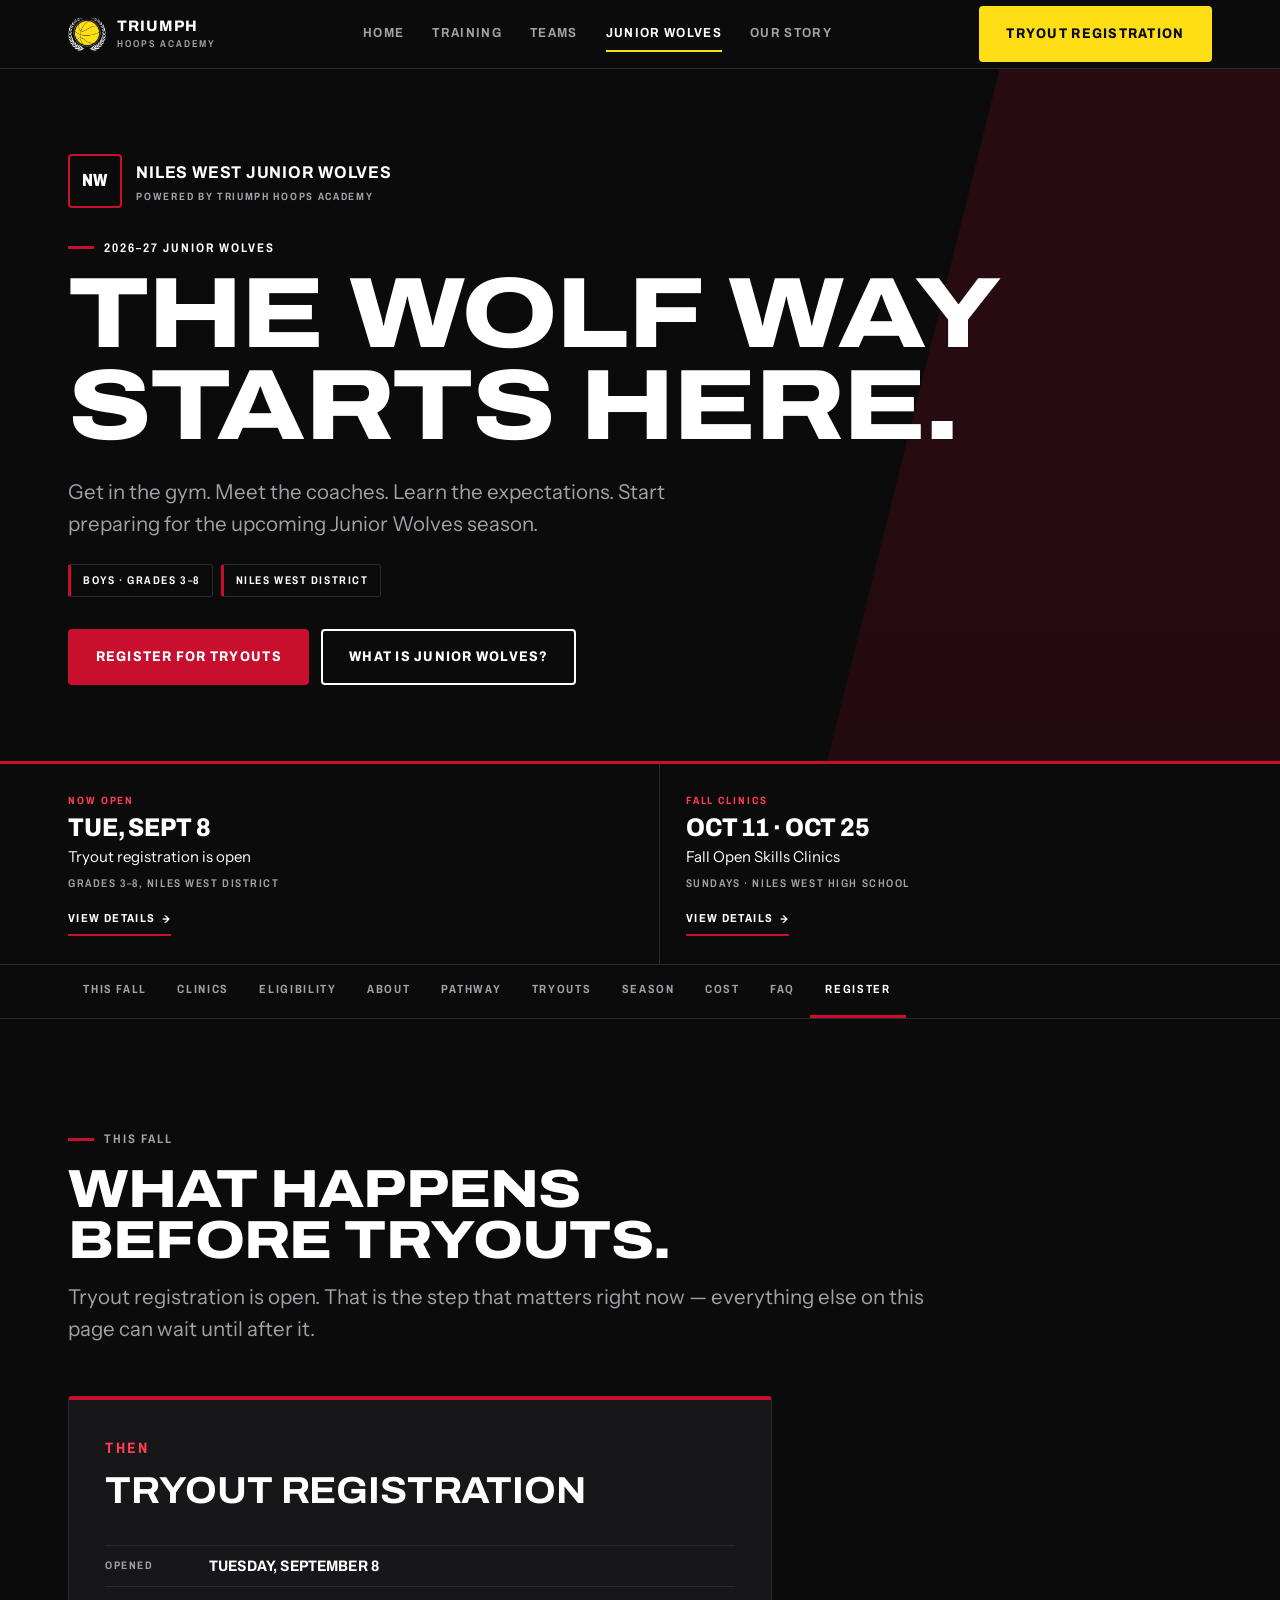
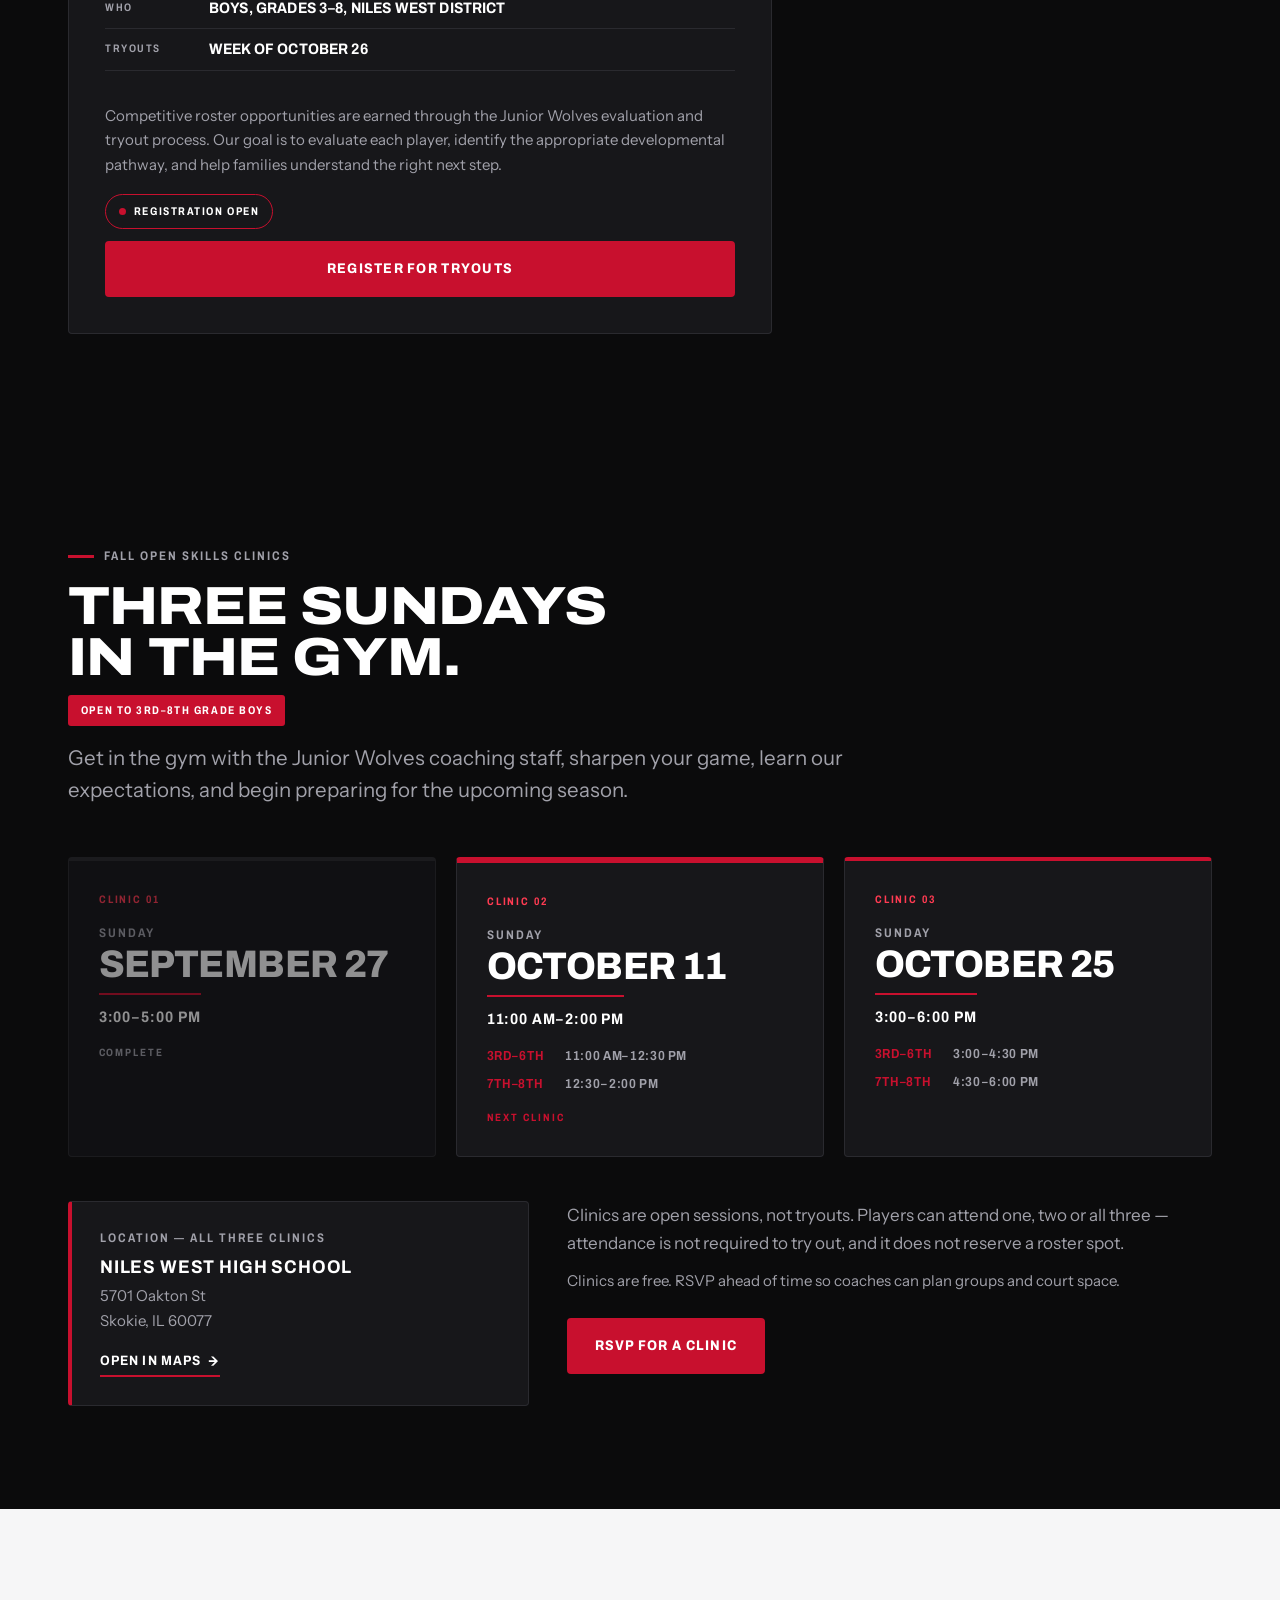
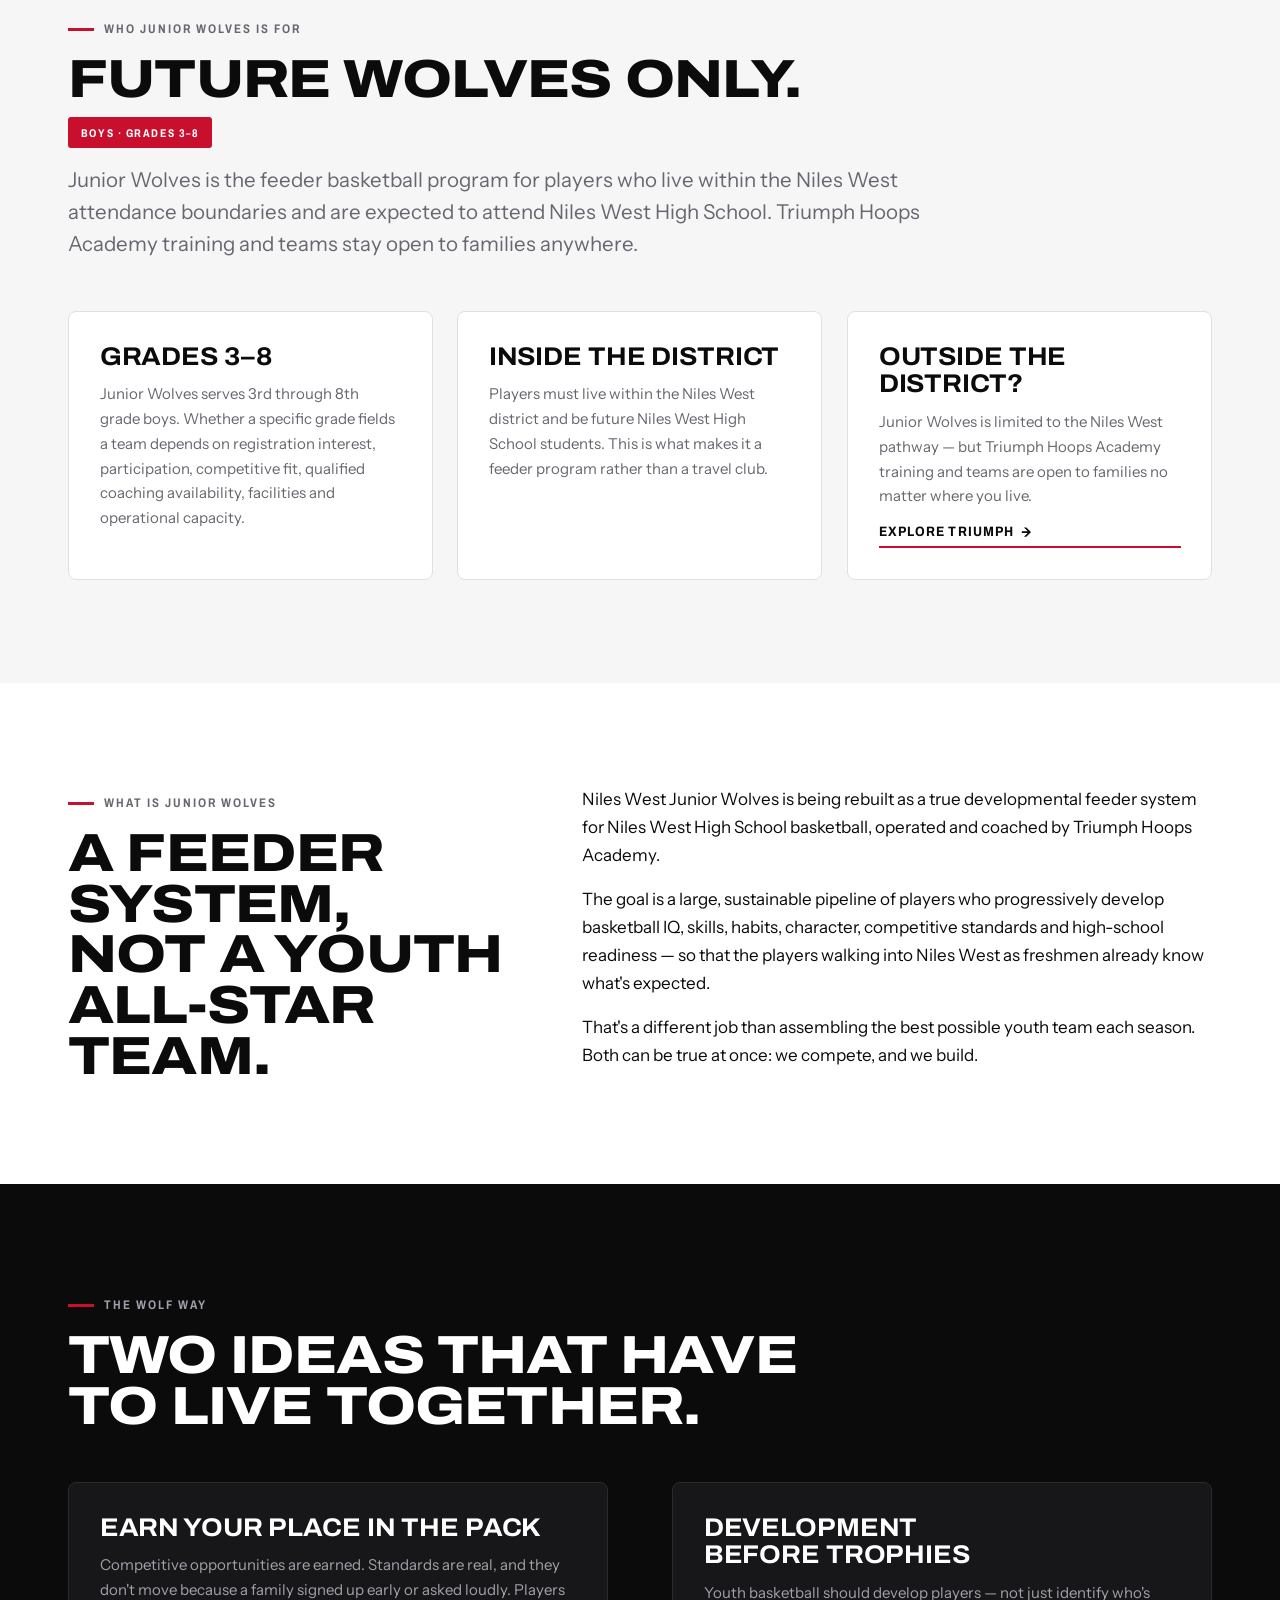
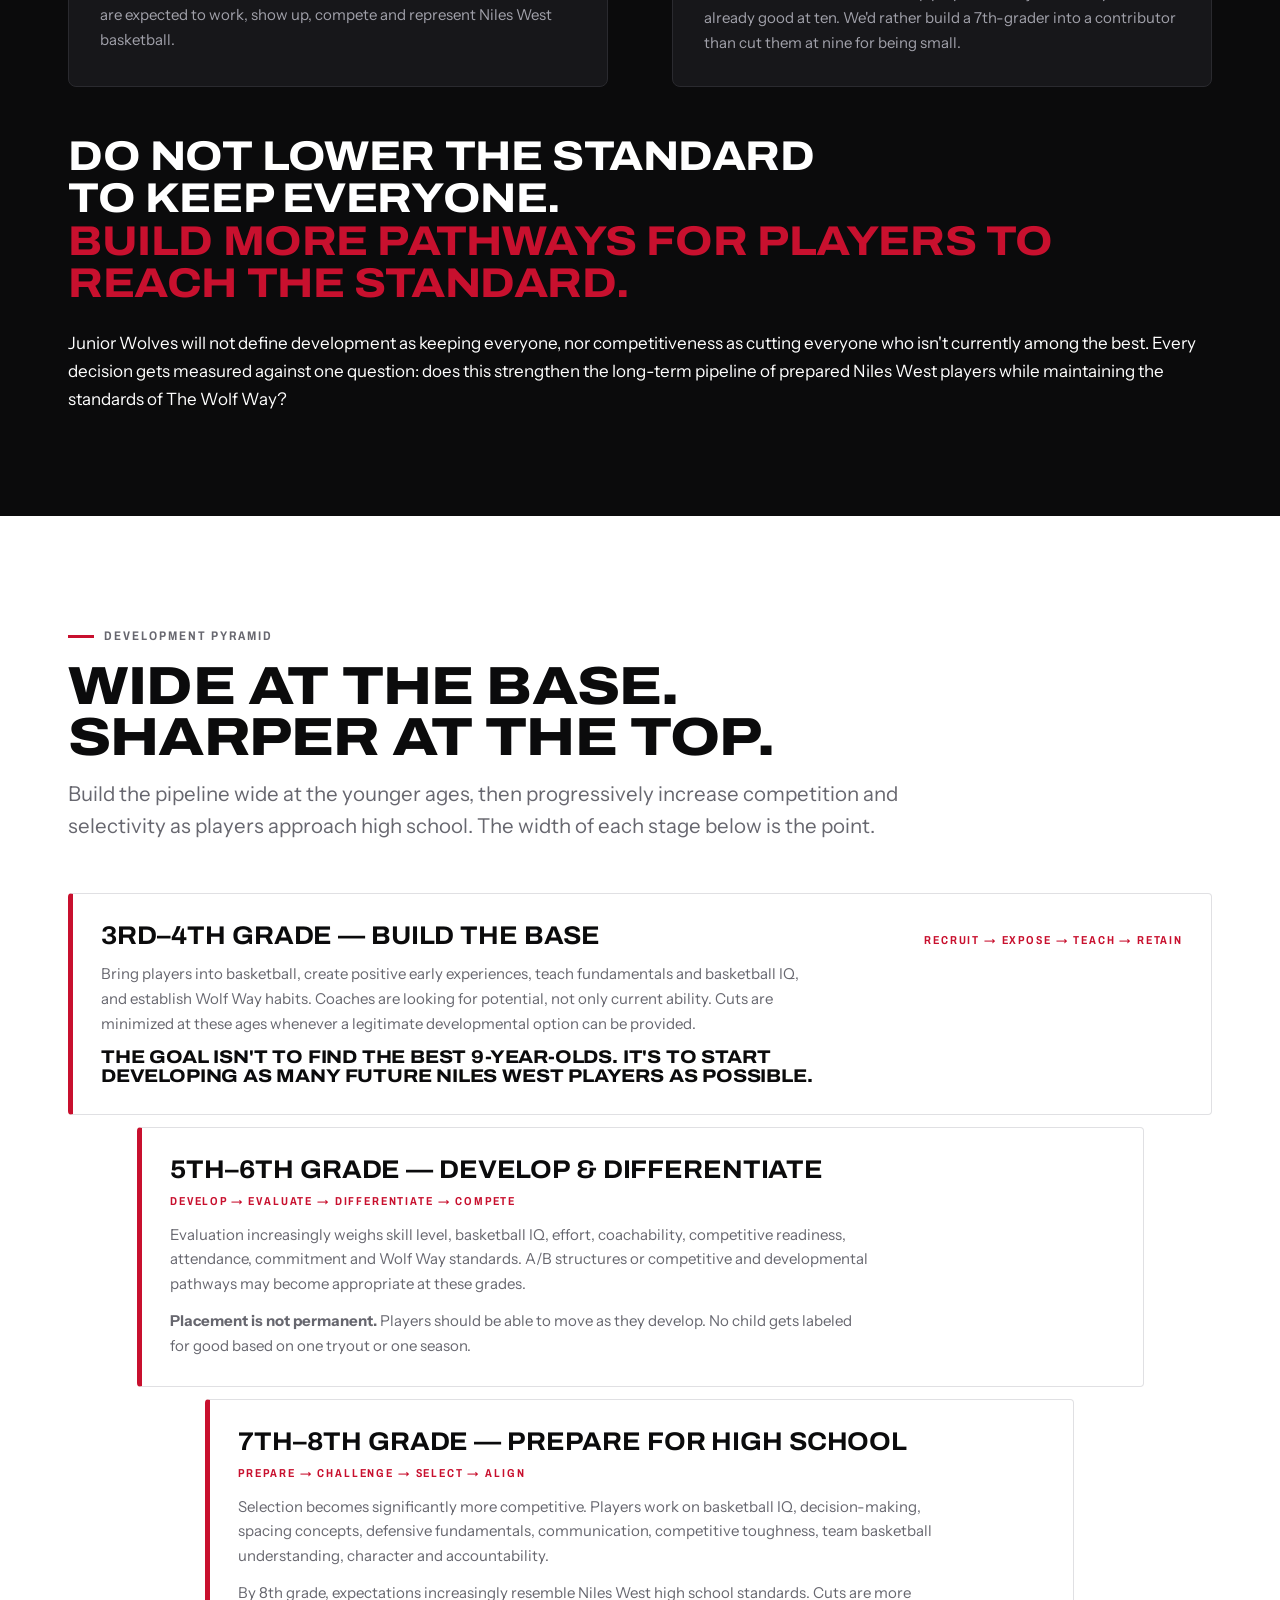
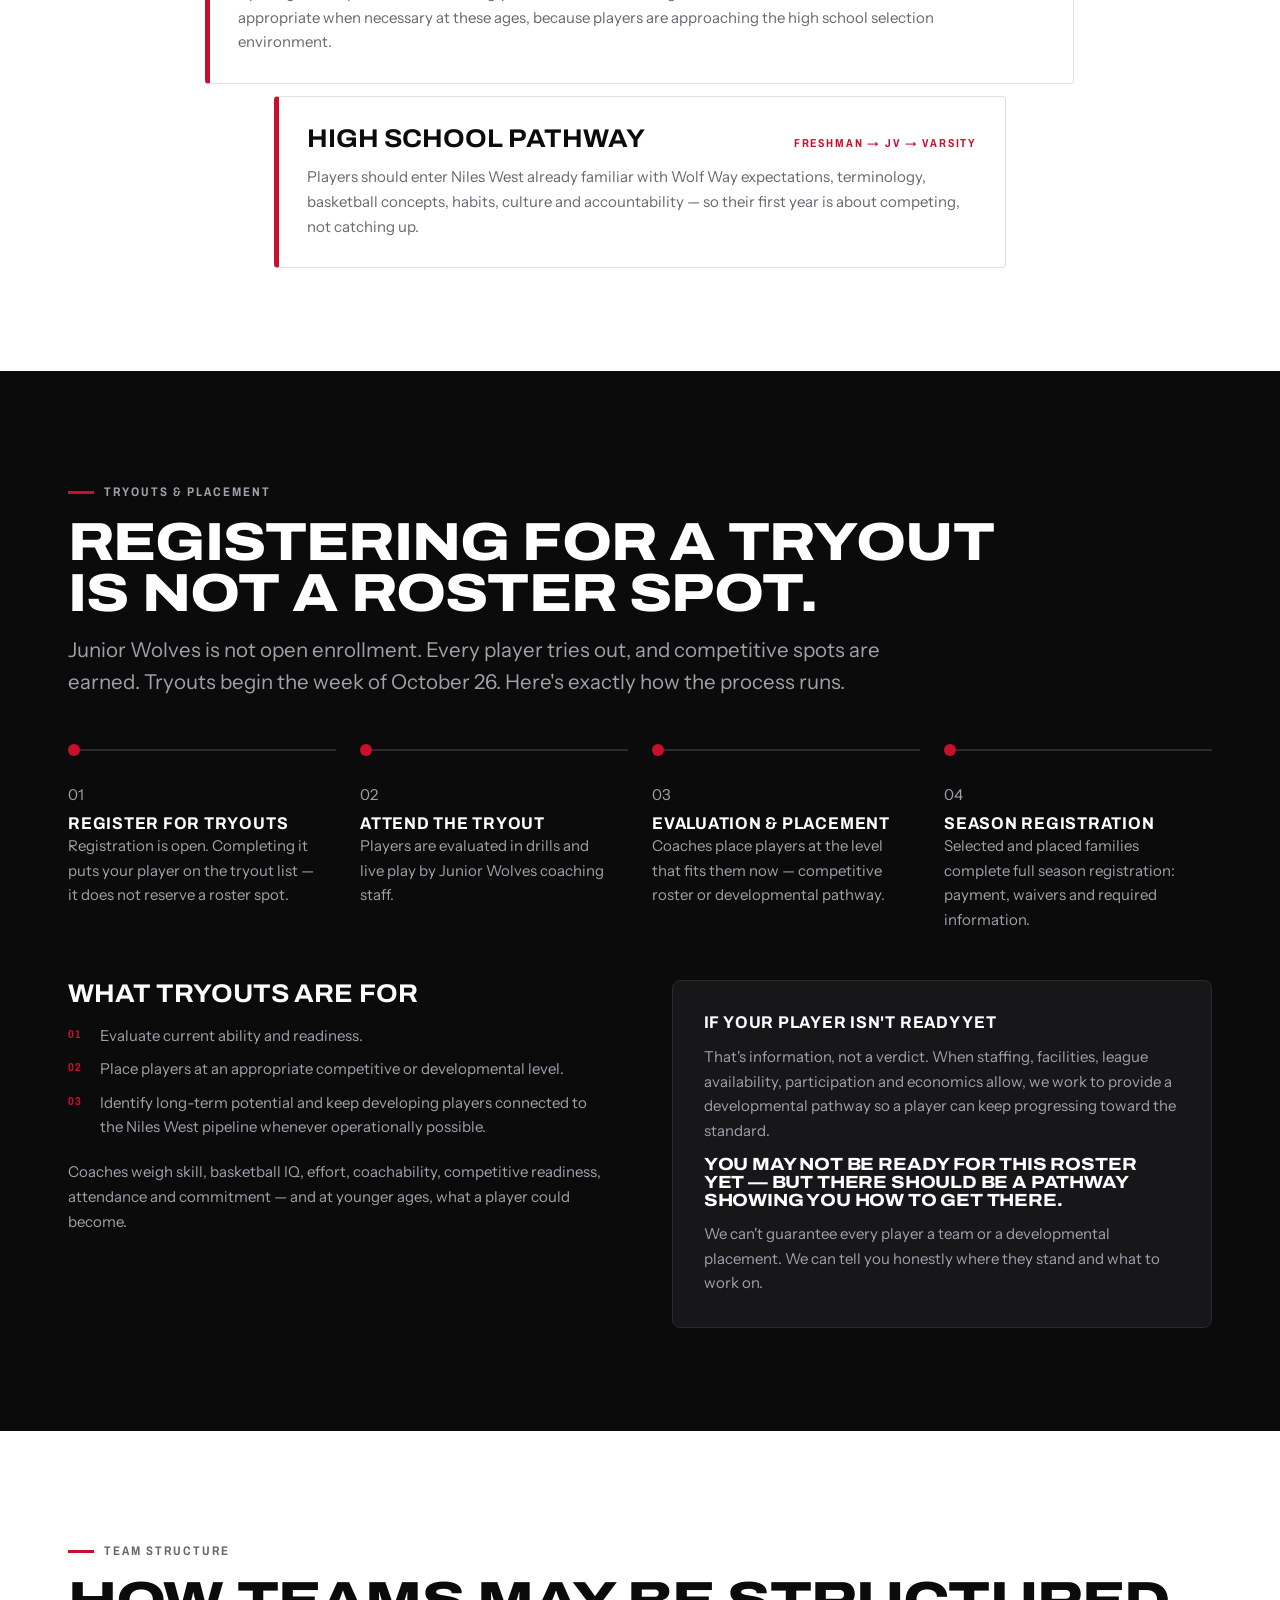
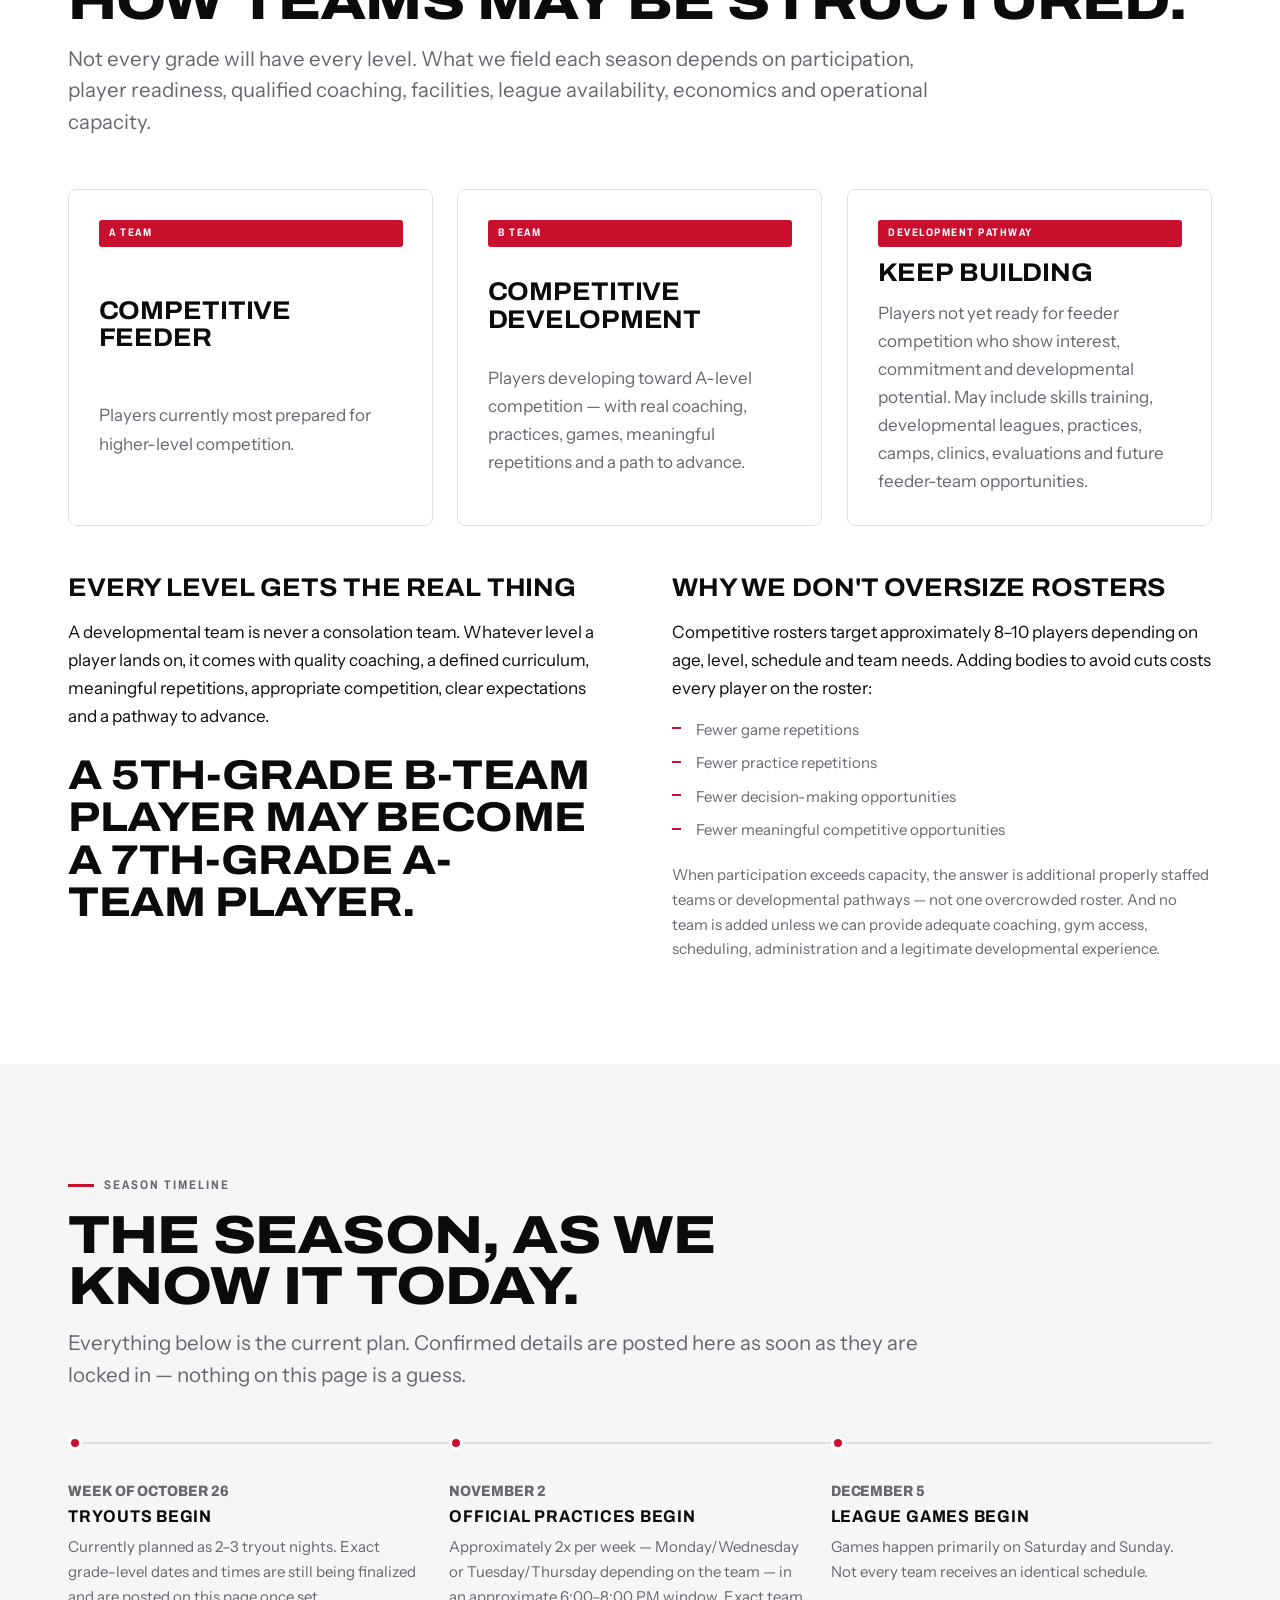
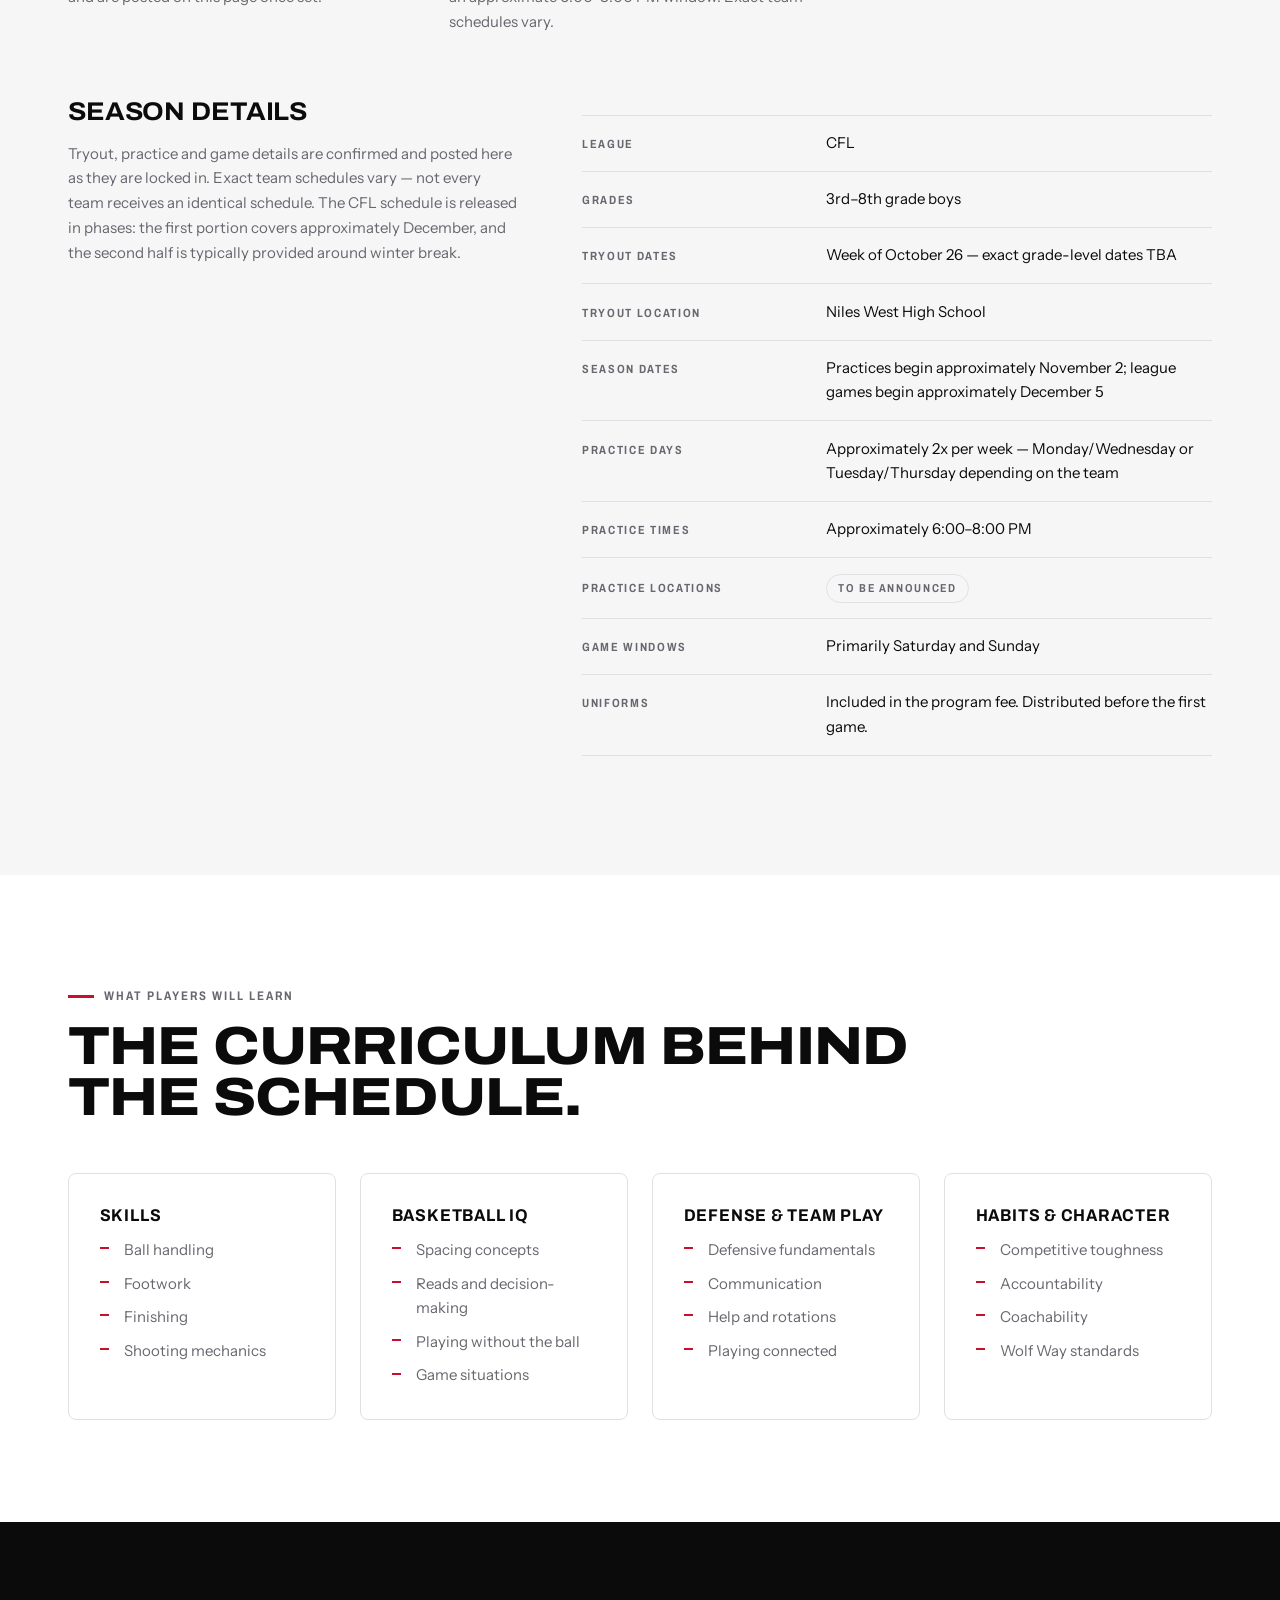
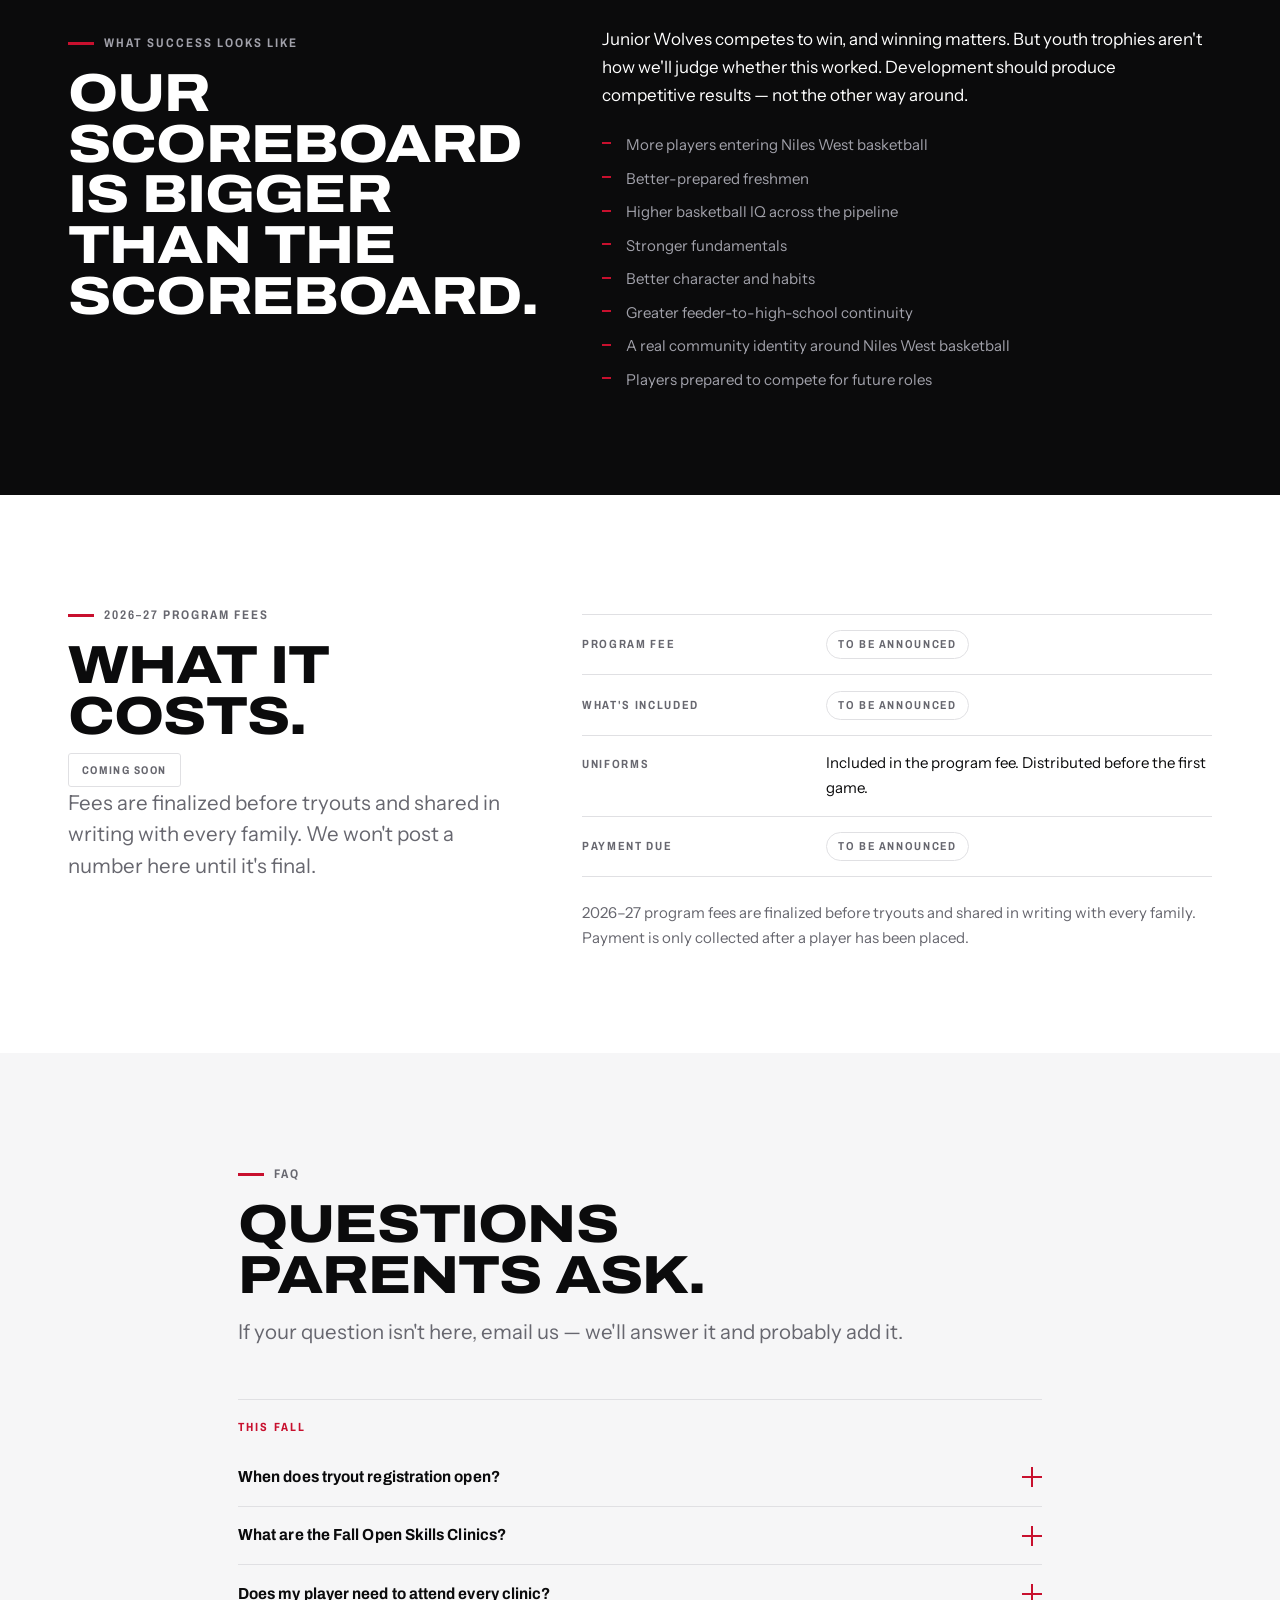
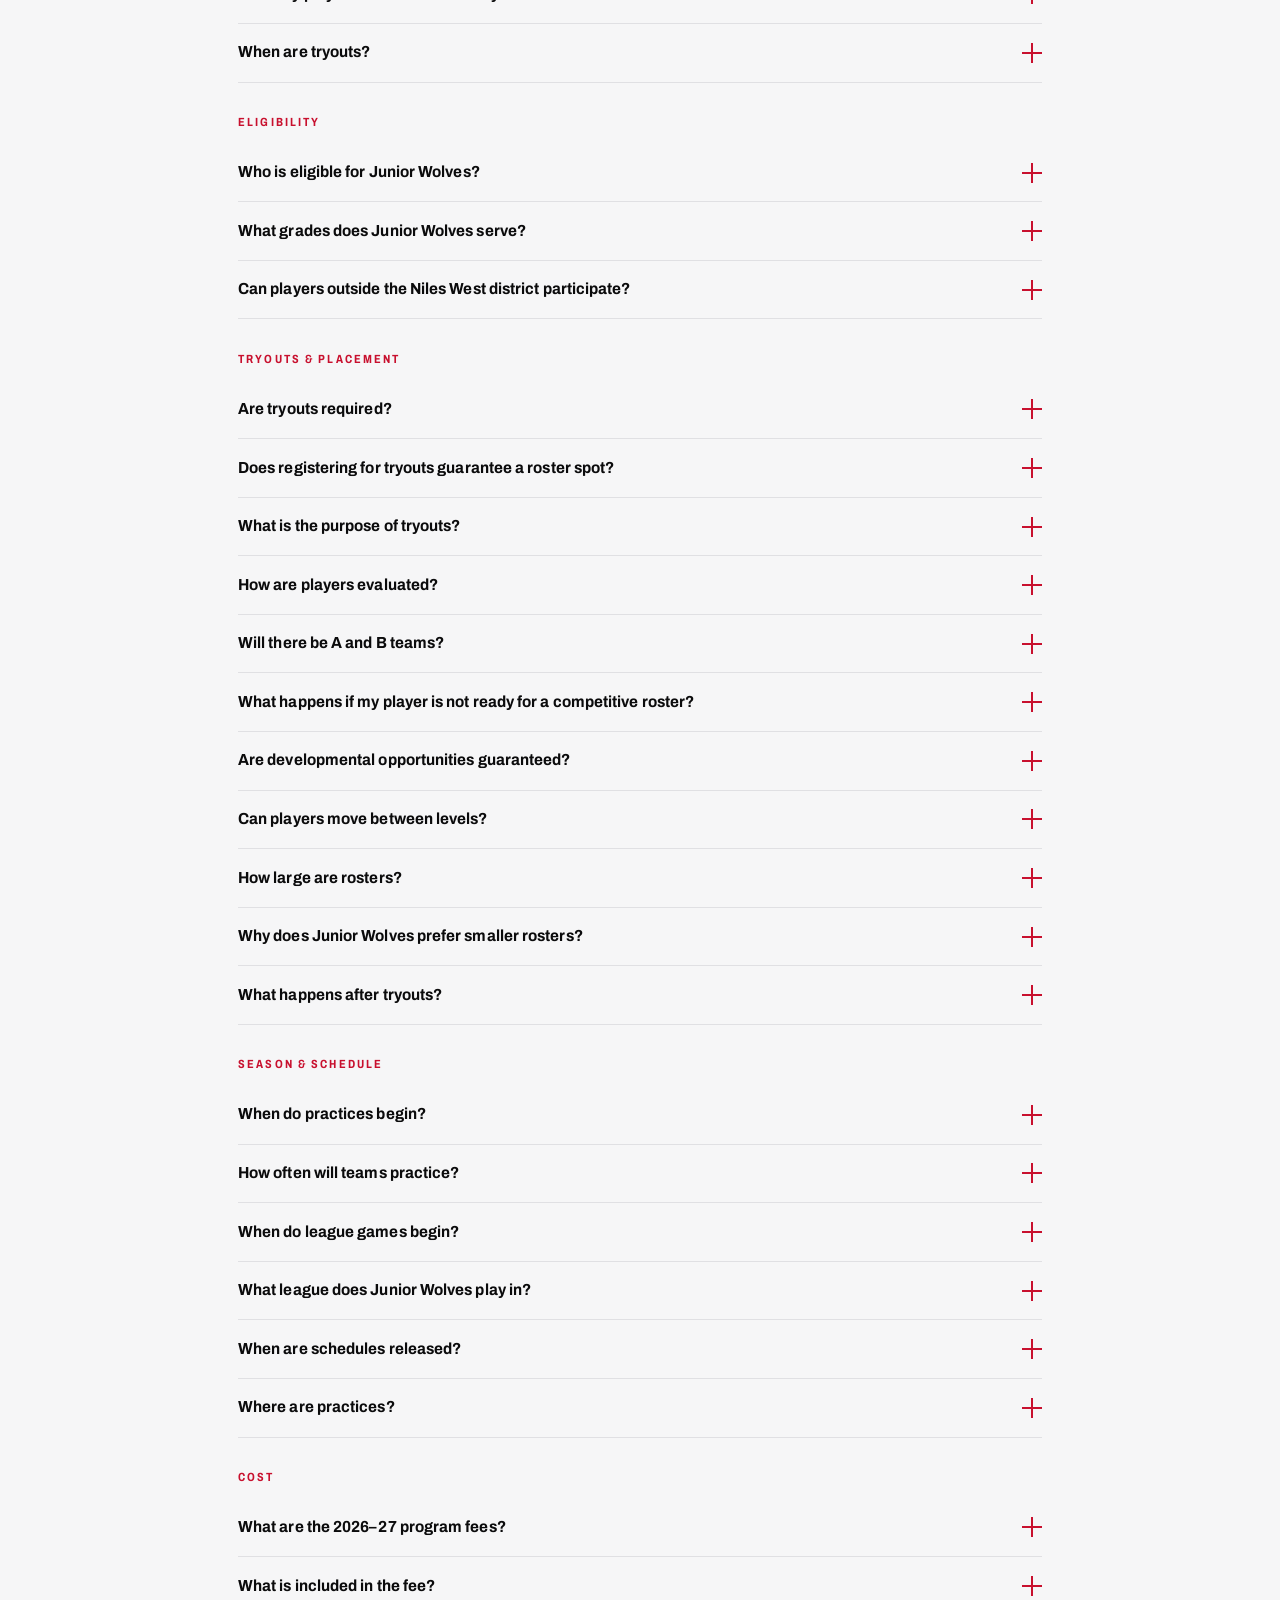
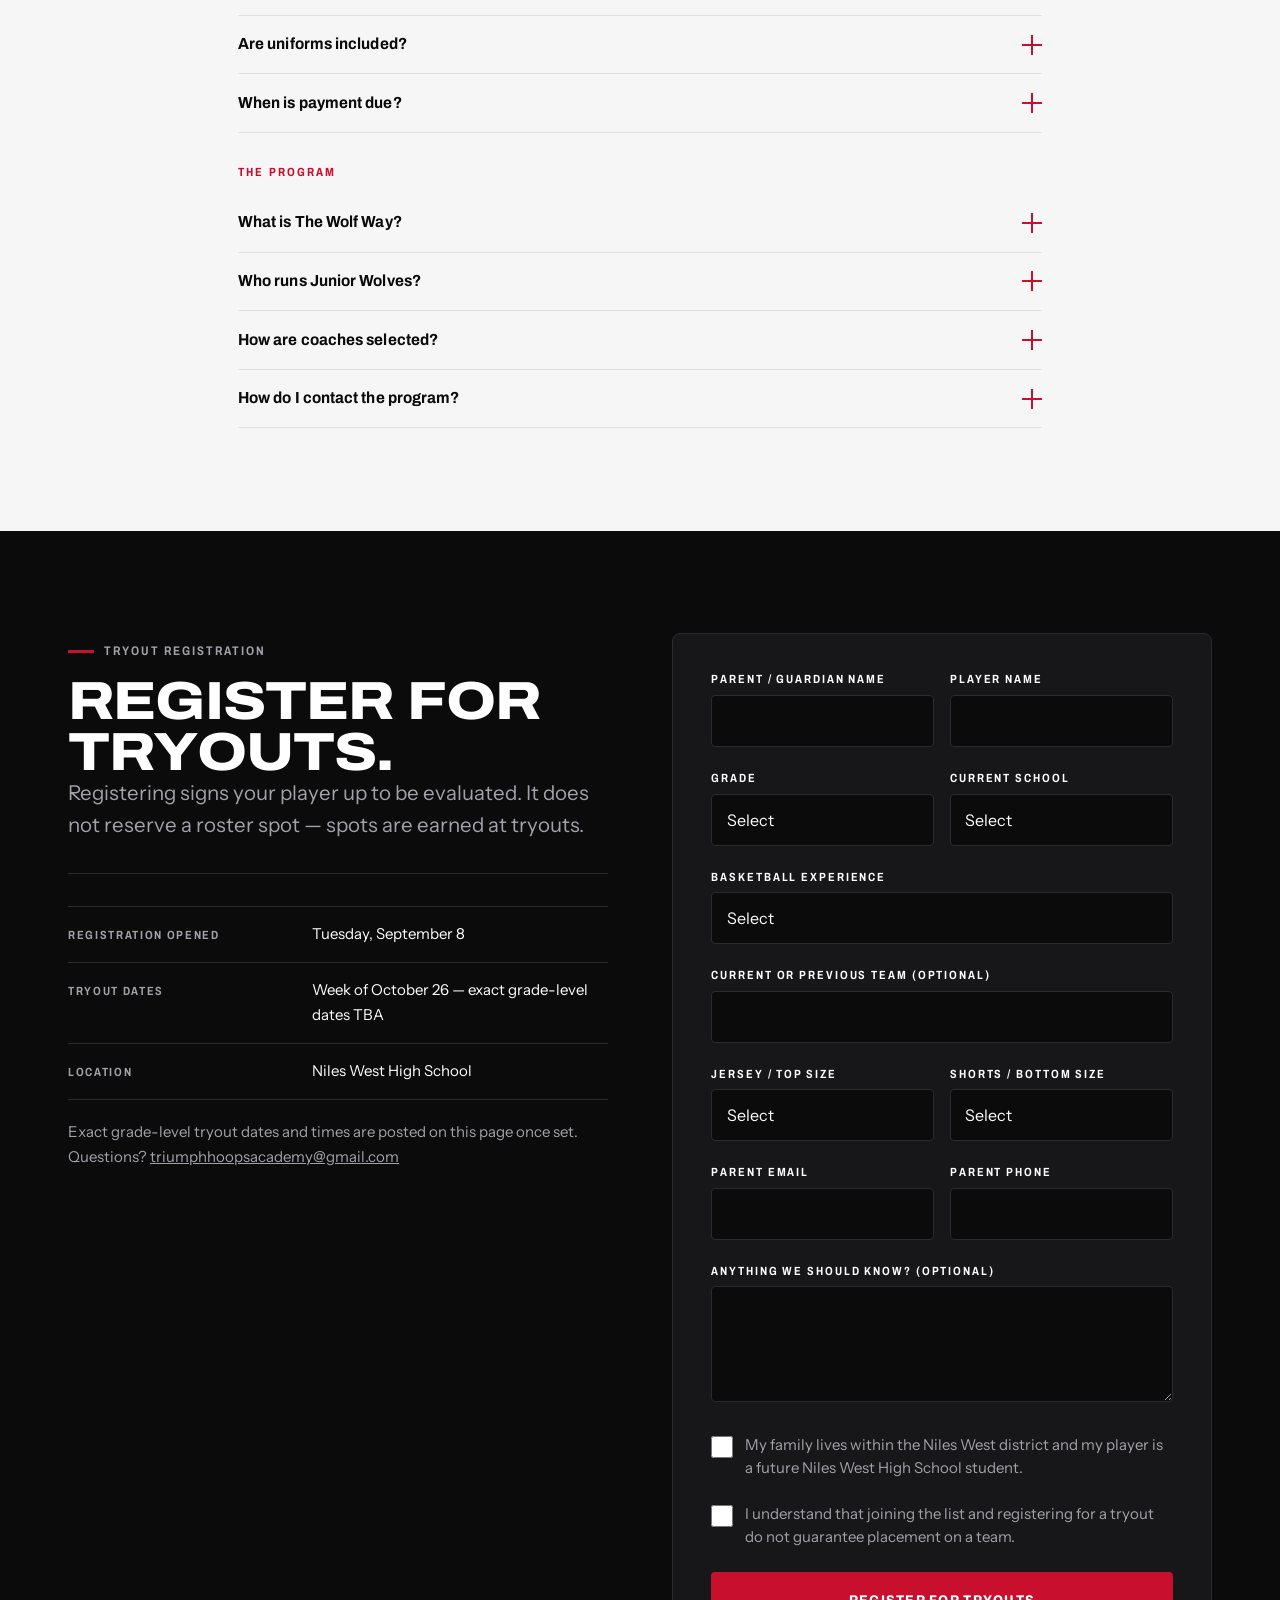
<file: junior-wolves.html>
<!DOCTYPE html>
<html lang="en">
<head>
<meta charset="utf-8">
<link rel="icon" href="assets/img/favicon-32.png" sizes="32x32" type="image/png">
<link rel="icon" href="assets/img/favicon-16.png" sizes="16x16" type="image/png">
<link rel="apple-touch-icon" href="assets/img/favicon-180.png">
<meta name="viewport" content="width=device-width, initial-scale=1">
<title>Niles West Junior Wolves | The Wolf Way Starts Here | Fall 2026</title>
<meta name="description" content="Niles West Junior Wolves 2026–27: tryout registration open now, Free Open Skills Clinics Oct 11 and Oct 25, in split 3rd–6th and 7th–8th grade sessions. Feeder basketball for 3rd–8th grade boys in the Niles West district. Powered by Triumph Hoops Academy.">
<link rel="canonical" href="https://triumphhoopsacademy.com/junior-wolves">

<meta property="og:type" content="website">
<meta property="og:site_name" content="Triumph Hoops Academy">
<meta property="og:title" content="Niles West Junior Wolves | The Wolf Way Starts Here">
<meta property="og:description" content="Fall 2026: tryout registration open now, Free Open Skills Clinics Oct 11 and Oct 25 at Niles West High School, split by grade group. Grades 3–8. Powered by Triumph Hoops Academy.">
<meta property="og:url" content="https://triumphhoopsacademy.com/junior-wolves">
<!-- SOCIAL SHARE IMAGE: add a 1200x630 photo to /assets/img/og-image.jpg, then uncomment.
<meta property="og:image" content="https://triumphhoopsacademy.com/assets/img/og-image.jpg"> -->
<meta name="twitter:card" content="summary_large_image">

<link rel="preconnect" href="https://fonts.googleapis.com">
<link rel="preconnect" href="https://fonts.gstatic.com" crossorigin>
<link href="https://fonts.googleapis.com/css2?family=Archivo:wdth,wght@62..125,100..900&family=Instrument+Sans:wght@400..700&display=swap" rel="stylesheet">
<link rel="stylesheet" href="assets/css/styles.css?v=20260929c">
<script>document.documentElement.className += " js";</script>

<!-- FAQ structured data. Only questions with real, final answers are included;
     anything still TBD is deliberately left out until it is confirmed. -->
<script type="application/ld+json">
{
  "@context": "https://schema.org",
  "@type": "FAQPage",
  "mainEntity": [
    {
      "@type": "Question",
      "name": "When does Junior Wolves tryout registration open?",
      "acceptedAnswer": { "@type": "Answer", "text": "Tryout registration is open now. Registering for a tryout does not guarantee a roster spot." }
    },
    {
      "@type": "Question",
      "name": "When are the Junior Wolves Fall Open Skills Clinics?",
      "acceptedAnswer": { "@type": "Answer", "text": "Free Junior Wolves open skills clinics at Niles West High School, 5701 Oakton St, Skokie, IL 60077. The remaining Fall 2026 clinics are October 11 and October 25. From October the clinics run in two grade groups: 3rd-6th grade first, then 7th-8th grade. On October 11 that is 11:00 AM-12:30 PM and 12:30-2:00 PM; on October 25 it is 3:00-4:30 PM and 4:30-6:00 PM. The first clinic, September 27, has already taken place. Open to 3rd-8th grade boys." }
    },
    {
      "@type": "Question",
      "name": "When are Junior Wolves tryouts?",
      "acceptedAnswer": { "@type": "Answer", "text": "Tryouts begin the week of October 26, currently planned as 2-3 tryout nights. Exact grade-level dates and times are still being finalized and are posted on this page once set." }
    },
    {
      "@type": "Question",
      "name": "When do Junior Wolves practices and games begin?",
      "acceptedAnswer": { "@type": "Answer", "text": "Official practices begin approximately November 2, roughly twice a week on Monday/Wednesday or Tuesday/Thursday in an approximate 6:00-8:00 PM window. League games begin approximately December 5, primarily on Saturday and Sunday. Exact team schedules vary." }
    },
    {
      "@type": "Question",
      "name": "Who is eligible for Niles West Junior Wolves?",
      "acceptedAnswer": { "@type": "Answer", "text": "Junior Wolves is for 3rd-8th grade boys who live within the Niles West district and will attend Niles West High School. It is a feeder program, so participation follows the Niles West pathway." }
    },
    {
      "@type": "Question",
      "name": "Are tryouts required for Junior Wolves?",
      "acceptedAnswer": { "@type": "Answer", "text": "Yes. Junior Wolves is not open enrollment. Every player attends a tryout, and competitive roster spots are earned." }
    },
    {
      "@type": "Question",
      "name": "Does registering for tryouts guarantee a roster spot?",
      "acceptedAnswer": { "@type": "Answer", "text": "No. Registering signs a player up to be evaluated. Competitive roster opportunities are earned through the Junior Wolves evaluation and tryout process." }
    },
    {
      "@type": "Question",
      "name": "How are players evaluated at tryouts?",
      "acceptedAnswer": { "@type": "Answer", "text": "Coaches evaluate skill level, basketball IQ, effort, coachability and competitive readiness, along with attendance, commitment and Wolf Way standards. At younger ages, long-term potential is weighed alongside current ability." }
    },
    {
      "@type": "Question",
      "name": "Can players move between levels?",
      "acceptedAnswer": { "@type": "Answer", "text": "Yes. Placement is not permanent. A 5th-grade B-team player may become a 7th-grade A-team player, and a developmental player may eventually become a varsity player. The system is built to allow that movement." }
    },
    {
      "@type": "Question",
      "name": "How large are Junior Wolves rosters?",
      "acceptedAnswer": { "@type": "Answer", "text": "Competitive rosters target approximately 8-10 players depending on age, level of competition, schedule and team needs." }
    },
    {
      "@type": "Question",
      "name": "What league does Junior Wolves play in?",
      "acceptedAnswer": { "@type": "Answer", "text": "Junior Wolves teams play in the CFL. The league schedule is released in phases: the first portion covers approximately December, and the second half is typically provided around winter break." }
    },
    {
      "@type": "Question",
      "name": "Who runs Niles West Junior Wolves?",
      "acceptedAnswer": { "@type": "Answer", "text": "Niles West Junior Wolves is the district feeder program, operated and coached by Triumph Hoops Academy. Contact triumphhoopsacademy@gmail.com." }
    },
    {
      "@type": "Question",
      "name": "Can players outside the Niles West district participate?",
      "acceptedAnswer": { "@type": "Answer", "text": "Junior Wolves is limited to players within the Niles West district who will attend Niles West High School. Triumph Hoops Academy training and teams are open to families regardless of where they live." }
    }
  ]
}
</script>
</head>

<body>
<a class="skip-link" href="#main">Skip to main content</a>

<header class="site-header">
  <div class="container nav">
    <a class="brand" href="index.html">
      <span class="brand-mark"><img src="assets/img/triumph-icon-128.png" alt="" width="128" height="128"></span>
      <span class="brand-name">Triumph <span>Hoops Academy</span></span>
    </a>
    <nav class="nav-links" aria-label="Primary">
      <a href="index.html">Home</a>
      <a href="training.html">Training</a>
      <a href="teams.html">Teams</a>
      <a href="junior-wolves.html" aria-current="page">Junior Wolves</a>
      <a href="our-story.html">Our Story</a>
    </nav>
    <a class="btn btn--primary nav-cta" href="#register" data-reg="navCta">Junior Wolves list</a>
    <button class="nav-toggle" type="button" aria-expanded="false" aria-controls="mobile-menu">
      Menu <span class="nav-toggle-bars" aria-hidden="true"><i></i><i></i><i></i></span>
    </button>
  </div>
  <div class="mobile-menu" id="mobile-menu">
    <div class="container">
      <a class="mobile-link" href="index.html">Home</a>
      <a class="mobile-link" href="training.html">Training</a>
      <a class="mobile-link" href="teams.html">Teams</a>
      <a class="mobile-link" href="junior-wolves.html">Junior Wolves</a>
      <a class="mobile-link" href="our-story.html">Our Story</a>
      <a class="btn btn--primary btn--block" href="#register" data-reg="navCta">Junior Wolves list</a>
    </div>
  </div>
</header>

<!-- Everything below re-maps the accent token to Niles West red. No component
     is redefined — the page is the same system wearing a different identity. -->
<main id="main" class="theme-jw">

  <!-- ================================== HERO ================================== -->
  <section class="jw-hero">
    <div class="container jw-hero-inner">
      <div class="jw-hero-body">
        <div class="jw-lockup">
          <!-- LOGO SLOT: set juniorWolvesFall.logo in assets/js/site-data.js to the
               official Junior Wolves logo file and it replaces this "NW" mark.
               Nothing here is an AI-generated approximation of the real logo. -->
          <span class="jw-mark" data-jw-logo aria-hidden="true">NW</span>
          <span class="jw-lockup-text">
            <span class="h4">Niles West Junior Wolves</span>
            <span class="label">Powered by Triumph Hoops Academy</span>
          </span>
        </div>

        <p class="eyebrow jw-season">2026&ndash;27 Junior Wolves</p>
        <h1 class="display">The Wolf Way<br>starts here.</h1>
        <p class="lead jw-hero-lead">
          Get in the gym. Meet the coaches. Learn the expectations. Start preparing for the
          upcoming Junior Wolves season.
        </p>

        <ul class="badge-row">
          <li>Boys &middot; Grades 3&ndash;8</li>
          <li>Niles West district</li>
        </ul>

        <div class="btn-row">
          <a class="btn btn--primary" href="#register" data-reg="cta">Join the Junior Wolves list</a>
          <a class="btn btn--outline" href="#overview">What is Junior Wolves?</a>
        </div>
      </div>

      <!-- MEDIA SLOT: set juniorWolvesFall.heroImage in assets/js/site-data.js to a real
           Niles West basketball photo (portrait, roughly 4:5). Until one is supplied the
           hero runs type-only on purpose rather than showing an empty frame. -->
      <figure class="jw-hero-media" data-jw-hero-media hidden></figure>
    </div>
  </section>

  <!-- ========================= FALL DATES AT A GLANCE ========================= -->
  <section class="jw-keydates" aria-labelledby="keydates-title">
    <div class="container">
      <h2 class="visually-hidden" id="keydates-title">Junior Wolves fall dates at a glance</h2>
      <ol class="keydates">
        <li class="keydate">
          <p class="keydate-tag">Now open</p>
          <p class="keydate-date">Tue, Sept 8</p>
          <p class="keydate-title" data-reg="keydate">Tryout registration opens</p>
          <p class="keydate-meta">Grades 3&ndash;8, Niles West district</p>
          <a class="keydate-link" href="#tryout-registration">View details</a>
        </li>
        <li class="keydate">
          <p class="keydate-tag">Fall clinics</p>
          <p class="keydate-date">Oct 11 &middot; Oct 25</p>
          <p class="keydate-title">Fall Open Skills Clinics</p>
          <p class="keydate-meta">Sundays &middot; Niles West High School</p>
          <a class="keydate-link" href="#clinics">View details</a>
        </li>
      </ol>
    </div>
  </section>

  <!-- ================================ JUMP NAV ================================ -->
  <nav class="jumpnav" aria-label="Junior Wolves sections">
    <ul>
      <li><a href="#fall">This fall</a></li>
      <li><a href="#clinics">Clinics</a></li>
      <li><a href="#eligibility">Eligibility</a></li>
      <li><a href="#overview">About</a></li>
      <li><a href="#pyramid">Pathway</a></li>
      <li><a href="#tryouts">Tryouts</a></li>
      <li><a href="#season">Season</a></li>
      <li><a href="#cost">Cost</a></li>
      <li><a href="#faq">FAQ</a></li>
      <li><a href="#register">Register</a></li>
    </ul>
  </nav>

  <!-- =============================== THIS FALL ================================ -->
  <section class="section section--dark" id="fall">
    <div class="container">
      <div class="section-head" data-reveal>
        <p class="eyebrow">This fall</p>
        <h2 class="h2">What happens<br>before tryouts.</h2>
        <p class="lead">
          Tryout registration is open. That is the step that matters right now &mdash; everything
          else on this page can wait until after it.
        </p>
      </div>

      <div class="eventgrid eventgrid--single">

        <article class="eventcard eventcard--lead" id="tryout-registration" data-reveal data-reveal-delay="80">
          <p class="eventcard-tag">Then</p>
          <h3 class="h3">Tryout registration</h3>
          <dl class="eventmeta">
            <div><dt>Opened</dt><dd>Tuesday, September 8</dd></div>
            <div><dt>Who</dt><dd>Boys, grades 3&ndash;8, Niles West district</dd></div>
            <div><dt>Tryouts</dt><dd>Week of October 26</dd></div>
          </dl>
          <p>
            Competitive roster opportunities are earned through the Junior Wolves evaluation and
            tryout process. Our goal is to evaluate each player, identify the appropriate
            developmental pathway, and help families understand the right next step.
          </p>
          <div class="eventcard-action" data-registration-action>
            <span class="statechip statechip--accent">Opens September 8</span>
            <a class="btn btn--outline btn--block" href="#register">Join the Junior Wolves list</a>
          </div>
        </article>

      </div>
    </div>
  </section>

  <!-- ======================== FALL OPEN SKILLS CLINICS ======================== -->
  <section class="section section--dark" id="clinics">
    <div class="container">
      <div class="section-head" data-reveal>
        <p class="eyebrow">Fall Open Skills Clinics</p>
        <h2 class="h2">Three Sundays<br>in the gym.</h2>
        <p class="chipline"><span class="chip">Open to 3rd&ndash;8th grade boys</span></p>
        <p class="lead">
          Get in the gym with the Junior Wolves coaching staff, sharpen your game, learn our
          expectations, and begin preparing for the upcoming season.
        </p>
      </div>

      <!-- EDIT: clinic dates are page copy and live here. If a clinic signup link is
           created later, set juniorWolvesFall.clinics.url in assets/js/site-data.js. -->
      <ol class="clinic-grid" data-reveal>
        <li class="clinic-card is-past">
          <p class="clinic-index">Clinic 01</p>
          <p class="clinic-day">Sunday</p>
          <p class="clinic-date">September 27</p>
          <p class="clinic-time">3:00&ndash;5:00 PM</p>
          <p class="clinic-status">Complete</p>
        </li>
        <li class="clinic-card is-next">
          <p class="clinic-index">Clinic 02</p>
          <p class="clinic-day">Sunday</p>
          <p class="clinic-date">October 11</p>
          <p class="clinic-time">11:00 AM&ndash;2:00 PM</p>
          <ul class="clinic-sessions">
            <li><span class="cs-grades">3rd&ndash;6th</span><span class="cs-time">11:00 AM&ndash;12:30 PM</span></li>
            <li><span class="cs-grades">7th&ndash;8th</span><span class="cs-time">12:30&ndash;2:00 PM</span></li>
          </ul>
          <p class="clinic-status">Next clinic</p>
        </li>
        <li class="clinic-card">
          <p class="clinic-index">Clinic 03</p>
          <p class="clinic-day">Sunday</p>
          <p class="clinic-date">October 25</p>
          <p class="clinic-time">3:00&ndash;6:00 PM</p>
          <ul class="clinic-sessions">
            <li><span class="cs-grades">3rd&ndash;6th</span><span class="cs-time">3:00&ndash;4:30 PM</span></li>
            <li><span class="cs-grades">7th&ndash;8th</span><span class="cs-time">4:30&ndash;6:00 PM</span></li>
          </ul>
        </li>
      </ol>

      <div class="clinic-foot" data-reveal>
        <div class="locblock">
          <p class="label">Location &mdash; all three clinics</p>
          <p class="h4">Niles West High School</p>
          <p class="small muted">5701 Oakton St<br>Skokie, IL 60077</p>
          <a class="link" href="https://www.google.com/maps/search/?api=1&amp;query=Niles+West+High+School%2C+5701+Oakton+St%2C+Skokie%2C+IL+60077" target="_blank" rel="noopener">Open in maps</a>
        </div>
        <div class="clinic-note">
          <p>
            Clinics are open sessions, not tryouts. Players can attend one, two or all three &mdash;
            attendance is not required to try out, and it does not reserve a roster spot.
          </p>
          <p class="small muted" data-clinic-note>
            Clinics are free. RSVP ahead of time so coaches can plan groups and court space.
          </p>
          <div class="btn-row">
            <a class="btn btn--primary" href="clinic-rsvp">RSVP for a clinic</a>
          </div>
        </div>
      </div>
    </div>
  </section>

  <!-- ============================== ELIGIBILITY =============================== -->
  <section class="section section--paper" id="eligibility">
    <div class="container">
      <div class="section-head" data-reveal>
        <p class="eyebrow">Who Junior Wolves is for</p>
        <h2 class="h2">Future Wolves only.</h2>
        <p class="chipline"><span class="chip">Boys &middot; Grades 3&ndash;8</span></p>
        <p class="lead">
          Junior Wolves is the feeder basketball program for players who live within the Niles West
          attendance boundaries and are expected to attend Niles West High School. Triumph Hoops
          Academy training and teams stay open to families anywhere.
        </p>
      </div>

      <div class="grid grid--3">
        <article class="card" data-reveal>
          <h3 class="h3">Grades 3–8</h3>
          <p>
            Junior Wolves serves 3rd through 8th grade boys. Whether a specific grade fields a team
            depends on registration interest, participation, competitive fit, qualified coaching
            availability, facilities and operational capacity.
          </p>
        </article>
        <article class="card" data-reveal data-reveal-delay="70">
          <h3 class="h3">Inside the district</h3>
          <p>
            Players must live within the Niles West district and be future Niles West High School
            students. This is what makes it a feeder program rather than a travel club.
          </p>
        </article>
        <article class="card" data-reveal data-reveal-delay="140">
          <h3 class="h3">Outside the district?</h3>
          <p>
            Junior Wolves is limited to the Niles West pathway — but Triumph Hoops Academy training
            and teams are open to families no matter where you live.
          </p>
          <a class="link" href="index.html">Explore Triumph</a>
        </article>
      </div>
    </div>
  </section>

  <!-- ========================= WHAT IS JUNIOR WOLVES ========================== -->
  <section class="section" id="overview">
    <div class="container split split--40-60">
      <div data-reveal>
        <p class="eyebrow">What is Junior Wolves</p>
        <h2 class="h2">A feeder system,<br>not a youth all-star team.</h2>
      </div>

      <div class="prose stack-lg" data-reveal data-reveal-delay="80">
        <p>
          Niles West Junior Wolves is being rebuilt as a true developmental feeder system for Niles
          West High School basketball, operated and coached by Triumph Hoops Academy.
        </p>
        <p>
          The goal is a large, sustainable pipeline of players who progressively develop basketball
          IQ, skills, habits, character, competitive standards and high-school readiness — so that
          the players walking into Niles West as freshmen already know what's expected.
        </p>
        <p>
          That's a different job than assembling the best possible youth team each season. Both can
          be true at once: we compete, and we build.
        </p>
      </div>
    </div>
  </section>

  <!-- ============================== THE WOLF WAY ============================== -->
  <section class="section section--dark">
    <div class="container">
      <div class="section-head" data-reveal>
        <p class="eyebrow">The Wolf Way</p>
        <h2 class="h2">Two ideas that have<br>to live together.</h2>
      </div>

      <div class="split">
        <article class="card" data-reveal>
          <h3 class="h3">Earn your place in the pack</h3>
          <p>
            Competitive opportunities are earned. Standards are real, and they don't move because a
            family signed up early or asked loudly. Players are expected to work, show up, compete
            and represent Niles West basketball.
          </p>
        </article>
        <article class="card" data-reveal data-reveal-delay="80">
          <h3 class="h3">Development before trophies</h3>
          <p>
            Youth basketball should develop players — not just identify who's already good at ten.
            We'd rather build a 7th-grader into a contributor than cut them at nine for being small.
          </p>
        </article>
      </div>

      <div style="margin-top:3rem" data-reveal>
        <p class="pull">
          Do not lower the standard to keep everyone.<br>
          <span class="hl">Build more pathways for players to reach the standard.</span>
        </p>
        <p class="prose" style="margin-top:1.5rem">
          Junior Wolves will not define development as keeping everyone, nor competitiveness as
          cutting everyone who isn't currently among the best. Every decision gets measured against
          one question: does this strengthen the long-term pipeline of prepared Niles West players
          while maintaining the standards of The Wolf Way?
        </p>
      </div>
    </div>
  </section>

  <!-- ========================== DEVELOPMENT PYRAMID =========================== -->
  <section class="section" id="pyramid">
    <div class="container">
      <div class="section-head" data-reveal>
        <p class="eyebrow">Development pyramid</p>
        <h2 class="h2">Wide at the base.<br>Sharper at the top.</h2>
        <p class="lead">
          Build the pipeline wide at the younger ages, then progressively increase competition and
          selectivity as players approach high school. The width of each stage below is the point.
        </p>
      </div>

      <div class="pyramid">
        <article class="tier tier--1" data-reveal>
          <div class="tier-head">
            <h3 class="h3">3rd–4th grade — Build the base</h3>
            <span class="tier-flow">Recruit → Expose → Teach → Retain</span>
          </div>
          <p>
            Bring players into basketball, create positive early experiences, teach fundamentals and
            basketball IQ, and establish Wolf Way habits. Coaches are looking for potential, not only
            current ability. Cuts are minimized at these ages whenever a legitimate developmental
            option can be provided.
          </p>
          <p class="pull" style="font-size:1.15rem">
            The goal isn't to find the best 9-year-olds. It's to start developing as many future
            Niles West players as possible.
          </p>
        </article>

        <article class="tier tier--2" data-reveal data-reveal-delay="70">
          <div class="tier-head">
            <h3 class="h3">5th–6th grade — Develop &amp; differentiate</h3>
            <span class="tier-flow">Develop → Evaluate → Differentiate → Compete</span>
          </div>
          <p>
            Evaluation increasingly weighs skill level, basketball IQ, effort, coachability,
            competitive readiness, attendance, commitment and Wolf Way standards. A/B structures or
            competitive and developmental pathways may become appropriate at these grades.
          </p>
          <p><strong>Placement is not permanent.</strong> Players should be able to move as they
            develop. No child gets labeled for good based on one tryout or one season.</p>
        </article>

        <article class="tier tier--3" data-reveal data-reveal-delay="140">
          <div class="tier-head">
            <h3 class="h3">7th–8th grade — Prepare for high school</h3>
            <span class="tier-flow">Prepare → Challenge → Select → Align</span>
          </div>
          <p>
            Selection becomes significantly more competitive. Players work on basketball IQ,
            decision-making, spacing concepts, defensive fundamentals, communication, competitive
            toughness, team basketball understanding, character and accountability.
          </p>
          <p>
            By 8th grade, expectations increasingly resemble Niles West high school standards. Cuts
            are more appropriate when necessary at these ages, because players are approaching the
            high school selection environment.
          </p>
        </article>

        <article class="tier tier--4" data-reveal data-reveal-delay="210">
          <div class="tier-head">
            <h3 class="h3">High school pathway</h3>
            <span class="tier-flow">Freshman → JV → Varsity</span>
          </div>
          <p>
            Players should enter Niles West already familiar with Wolf Way expectations,
            terminology, basketball concepts, habits, culture and accountability — so their first
            year is about competing, not catching up.
          </p>
        </article>
      </div>
    </div>
  </section>

  <!-- ========================== TRYOUTS & PLACEMENT =========================== -->
  <section class="section section--dark" id="tryouts">
    <div class="container">
      <div class="section-head" data-reveal>
        <p class="eyebrow">Tryouts &amp; placement</p>
        <h2 class="h2">Registering for a tryout<br>is not a roster spot.</h2>
        <p class="lead">
          Junior Wolves is not open enrollment. Every player tries out, and competitive spots are
          earned. Tryouts begin the week of October 26. Here's exactly how the process runs.
        </p>
      </div>

      <div class="rail" style="margin-bottom:3rem">
        <div class="rail-step" data-reveal>
          <p class="card-index">01</p>
          <h3 class="h4">Register for tryouts</h3>
          <p>Registration is open. Completing it puts your player on the tryout list &mdash; it does not reserve a roster spot.</p>
        </div>
        <div class="rail-step" data-reveal data-reveal-delay="70">
          <p class="card-index">02</p>
          <h3 class="h4">Attend the tryout</h3>
          <p>Players are evaluated in drills and live play by Junior Wolves coaching staff.</p>
        </div>
        <div class="rail-step" data-reveal data-reveal-delay="140">
          <p class="card-index">03</p>
          <h3 class="h4">Evaluation &amp; placement</h3>
          <p>Coaches place players at the level that fits them now — competitive roster or developmental pathway.</p>
        </div>
        <div class="rail-step" data-reveal data-reveal-delay="210">
          <p class="card-index">04</p>
          <h3 class="h4">Season registration</h3>
          <p>Selected and placed families complete full season registration: payment, waivers and required information.</p>
        </div>
      </div>

      <div class="split">
        <div data-reveal>
          <h3 class="h3">What tryouts are for</h3>
          <ol class="ticks ticks--num" style="margin-top:1rem">
            <li>Evaluate current ability and readiness.</li>
            <li>Place players at an appropriate competitive or developmental level.</li>
            <li>Identify long-term potential and keep developing players connected to the Niles West pipeline whenever operationally possible.</li>
          </ol>
          <p class="prose small muted" style="margin-top:1.25rem">
            Coaches weigh skill, basketball IQ, effort, coachability, competitive readiness,
            attendance and commitment — and at younger ages, what a player could become.
          </p>
        </div>
        <div data-reveal data-reveal-delay="80">
          <div class="card">
            <h3 class="h4">If your player isn't ready yet</h3>
            <p>
              That's information, not a verdict. When staffing, facilities, league availability,
              participation and economics allow, we work to provide a developmental pathway so a
              player can keep progressing toward the standard.
            </p>
            <p class="pull" style="font-size:1.1rem">
              You may not be ready for this roster yet — but there should be a pathway showing you
              how to get there.
            </p>
            <p class="small muted">
              We can't guarantee every player a team or a developmental placement. We can tell you
              honestly where they stand and what to work on.
            </p>
          </div>
        </div>
      </div>
    </div>
  </section>

  <!-- ====================== HOW TEAMS MAY BE STRUCTURED ======================= -->
  <section class="section">
    <div class="container">
      <div class="section-head" data-reveal>
        <p class="eyebrow">Team structure</p>
        <h2 class="h2">How teams may be structured.</h2>
        <p class="lead">
          Not every grade will have every level. What we field each season depends on participation,
          player readiness, qualified coaching, facilities, league availability, economics and
          operational capacity.
        </p>
      </div>

      <div class="grid grid--3">
        <article class="level" data-reveal>
          <span class="level-tag">A team</span>
          <h3 class="h3">Competitive feeder</h3>
          <p class="muted">Players currently most prepared for higher-level competition.</p>
        </article>

        <article class="level" data-reveal data-reveal-delay="70">
          <span class="level-tag">B team</span>
          <h3 class="h3">Competitive development</h3>
          <p class="muted">Players developing toward A-level competition — with real coaching, practices, games, meaningful repetitions and a path to advance.</p>
        </article>

        <article class="level" data-reveal data-reveal-delay="140">
          <span class="level-tag">Development pathway</span>
          <h3 class="h3">Keep building</h3>
          <p class="muted">Players not yet ready for feeder competition who show interest, commitment and developmental potential. May include skills training, developmental leagues, practices, camps, clinics, evaluations and future feeder-team opportunities.</p>
        </article>
      </div>

      <div class="split" style="margin-top:3rem">
        <div data-reveal>
          <h3 class="h3">Every level gets the real thing</h3>
          <p class="prose" style="margin-top:1rem">
            A developmental team is never a consolation team. Whatever level a player lands on, it
            comes with quality coaching, a defined curriculum, meaningful repetitions, appropriate
            competition, clear expectations and a pathway to advance.
          </p>
          <p class="pull" style="margin-top:1.5rem">
            A 5th-grade B-team player may become a 7th-grade A-team player.
          </p>
        </div>

        <div data-reveal data-reveal-delay="80">
          <h3 class="h3">Why we don't oversize rosters</h3>
          <p class="prose" style="margin-top:1rem">
            Competitive rosters target approximately 8–10 players depending on age, level, schedule
            and team needs. Adding bodies to avoid cuts costs every player on the roster:
          </p>
          <ul class="ticks" style="margin-top:1rem">
            <li>Fewer game repetitions</li>
            <li>Fewer practice repetitions</li>
            <li>Fewer decision-making opportunities</li>
            <li>Fewer meaningful competitive opportunities</li>
          </ul>
          <p class="small muted" style="margin-top:1.25rem">
            When participation exceeds capacity, the answer is additional properly staffed teams or
            developmental pathways — not one overcrowded roster. And no team is added unless we can
            provide adequate coaching, gym access, scheduling, administration and a legitimate
            developmental experience.
          </p>
        </div>
      </div>
    </div>
  </section>

  <!-- ============================ SEASON TIMELINE ============================= -->
  <section class="section section--paper" id="season">
    <div class="container">
      <div class="section-head" data-reveal>
        <p class="eyebrow">Season timeline</p>
        <h2 class="h2">The season, as we<br>know it today.</h2>
        <p class="lead">
          Everything below is the current plan. Confirmed details are posted here as soon as they
          are locked in &mdash; nothing on this page is a guess.
        </p>
      </div>

      <ol class="timeline" data-reveal>
        <li class="timeline-step">
          <p class="timeline-date">Week of October 26</p>
          <h3 class="h4">Tryouts begin</h3>
          <p>
            Currently planned as 2&ndash;3 tryout nights. Exact grade-level dates and times are
            still being finalized and are posted on this page once set.
          </p>
        </li>
        <li class="timeline-step">
          <p class="timeline-date">November 2</p>
          <h3 class="h4">Official practices begin</h3>
          <p>
            Approximately 2x per week &mdash; Monday/Wednesday or Tuesday/Thursday depending on the
            team &mdash; in an approximate 6:00&ndash;8:00 PM window. Exact team schedules vary.
          </p>
        </li>
        <li class="timeline-step">
          <p class="timeline-date">December 5</p>
          <h3 class="h4">League games begin</h3>
          <p>
            Games happen primarily on Saturday and Sunday. Not every team receives an identical
            schedule.
          </p>
        </li>
      </ol>

      <div class="split split--40-60" style="margin-top:clamp(2.5rem,5vw,4rem)">
        <div data-reveal>
          <h3 class="h3">Season details</h3>
          <!-- EDIT: every value below comes from assets/js/site-data.js (juniorWolvesSeason) -->
          <p class="small muted" data-render="schedule-note" style="margin-top:1rem"></p>
        </div>
        <div data-reveal data-reveal-delay="80">
          <dl class="spec-list">
            <div><dt>League</dt><dd data-season="league">CFL</dd></div>
            <div><dt>Grades</dt><dd data-season="grades">3rd&ndash;8th grade boys</dd></div>
            <div><dt>Tryout dates</dt><dd data-season="tryoutDates"></dd></div>
            <div><dt>Tryout location</dt><dd data-season="tryoutLocation"></dd></div>
            <div><dt>Season dates</dt><dd data-season="seasonDates"></dd></div>
            <div><dt>Practice days</dt><dd data-season="practiceDays"></dd></div>
            <div><dt>Practice times</dt><dd data-season="practiceTimes"></dd></div>
            <div><dt>Practice locations</dt><dd data-season="practiceLocations"></dd></div>
            <div><dt>Game windows</dt><dd data-season="gameWindows"></dd></div>
            <div><dt>Uniforms</dt><dd data-season="uniforms"></dd></div>
          </dl>
        </div>
      </div>
    </div>
  </section>

  <!-- ======================== WHAT PLAYERS WILL LEARN ========================= -->
  <section class="section">
    <div class="container">
      <div class="section-head" data-reveal>
        <p class="eyebrow">What players will learn</p>
        <h2 class="h2">The curriculum behind<br>the schedule.</h2>
      </div>

      <div class="grid grid--4">
        <article class="card" data-reveal>
          <h3 class="h4">Skills</h3>
          <ul class="ticks">
            <li>Ball handling</li>
            <li>Footwork</li>
            <li>Finishing</li>
            <li>Shooting mechanics</li>
          </ul>
        </article>
        <article class="card" data-reveal data-reveal-delay="70">
          <h3 class="h4">Basketball IQ</h3>
          <ul class="ticks">
            <li>Spacing concepts</li>
            <li>Reads and decision-making</li>
            <li>Playing without the ball</li>
            <li>Game situations</li>
          </ul>
        </article>
        <article class="card" data-reveal data-reveal-delay="140">
          <h3 class="h4">Defense &amp; team play</h3>
          <ul class="ticks">
            <li>Defensive fundamentals</li>
            <li>Communication</li>
            <li>Help and rotations</li>
            <li>Playing connected</li>
          </ul>
        </article>
        <article class="card" data-reveal data-reveal-delay="210">
          <h3 class="h4">Habits &amp; character</h3>
          <ul class="ticks">
            <li>Competitive toughness</li>
            <li>Accountability</li>
            <li>Coachability</li>
            <li>Wolf Way standards</li>
          </ul>
        </article>
      </div>
    </div>
  </section>

  <!-- ======================== WHAT SUCCESS LOOKS LIKE ========================= -->
  <section class="section section--dark">
    <div class="container split split--40-60">
      <div data-reveal>
        <p class="eyebrow">What success looks like</p>
        <h2 class="h2">Our scoreboard is bigger<br>than the scoreboard.</h2>
      </div>
      <div data-reveal data-reveal-delay="80">
        <p class="prose">
          Junior Wolves competes to win, and winning matters. But youth trophies aren't how we'll
          judge whether this worked. Development should produce competitive results — not the other
          way around.
        </p>
        <ul class="ticks" style="margin-top:1.5rem">
          <li>More players entering Niles West basketball</li>
          <li>Better-prepared freshmen</li>
          <li>Higher basketball IQ across the pipeline</li>
          <li>Stronger fundamentals</li>
          <li>Better character and habits</li>
          <li>Greater feeder-to-high-school continuity</li>
          <li>A real community identity around Niles West basketball</li>
          <li>Players prepared to compete for future roles</li>
        </ul>
      </div>
    </div>
  </section>

  <!-- ============================== PROGRAM FEES ============================== -->
  <section class="section" id="cost">
    <div class="container split split--40-60">
      <div data-reveal>
        <p class="eyebrow">2026&ndash;27 program fees</p>
        <h2 class="h2">What it costs.</h2>
        <p class="chipline"><span class="chip chip--muted">Coming soon</span></p>
        <p class="lead">
          Fees are finalized before tryouts and shared in writing with every family. We won't post a
          number here until it's final.
        </p>
      </div>

      <div data-reveal data-reveal-delay="80">
        <!-- EDIT: fee values come from assets/js/site-data.js (juniorWolvesFees) -->
        <dl class="spec-list">
          <div><dt>Program fee</dt><dd data-fees="amount"></dd></div>
          <div><dt>What's included</dt><dd data-fees="includes"></dd></div>
          <div><dt>Uniforms</dt><dd data-season="uniforms"></dd></div>
          <div><dt>Payment due</dt><dd data-fees="paymentDue"></dd></div>
        </dl>
        <p class="small muted" data-render="fee-note" style="margin-top:1.5rem"></p>
      </div>
    </div>
  </section>

  <!-- ================================== FAQ =================================== -->
  <section class="section section--paper" id="faq">
    <div class="container container--narrow">
      <div class="section-head" data-reveal>
        <p class="eyebrow">FAQ</p>
        <h2 class="h2">Questions parents ask.</h2>
        <p class="lead">If your question isn't here, email us &mdash; we'll answer it and probably add it.</p>
      </div>

      <div class="accordion" data-reveal>

        <h3 class="faq-group">This fall</h3>

        <div class="accordion-item" id="faq-reg-opens">
          <h4><button class="accordion-trigger" type="button" aria-expanded="false" aria-controls="faq-reg-opens-panel">When does tryout registration open?<span class="accordion-icon" aria-hidden="true"></span></button></h4>
          <div class="accordion-panel" id="faq-reg-opens-panel">
            <p>Tryout registration is <strong>open now</strong>, on this page. Registering signs your player up to be evaluated &mdash; roster spots are earned at tryouts.</p>
          </div>
        </div>

        <div class="accordion-item" id="faq-clinics">
          <h4><button class="accordion-trigger" type="button" aria-expanded="false" aria-controls="faq-clinics-panel">What are the Fall Open Skills Clinics?<span class="accordion-icon" aria-hidden="true"></span></button></h4>
          <div class="accordion-panel" id="faq-clinics-panel">
            <p>Open gym sessions with the Junior Wolves coaching staff, free and open to 3rd&ndash;8th grade boys, at Niles West High School. From October each clinic runs in two grade groups so the groups stay small enough to coach properly: <strong>Sunday, October 11</strong> &mdash; 3rd&ndash;6th grade 11:00 AM&ndash;12:30 PM, 7th&ndash;8th grade 12:30&ndash;2:00 PM; <strong>Sunday, October 25</strong> &mdash; 3rd&ndash;6th grade 3:00&ndash;4:30 PM, 7th&ndash;8th grade 4:30&ndash;6:00 PM. The first clinic was Sunday, September 27. Tryout registration and a clinic RSVP are separate &mdash; please RSVP for each clinic your athlete plans to attend.</p>
            <p>Players sharpen their game, learn our expectations and begin preparing for the season. Clinics are not tryouts.</p>
          </div>
        </div>

        <div class="accordion-item" id="faq-clinic-attendance">
          <h4><button class="accordion-trigger" type="button" aria-expanded="false" aria-controls="faq-clinic-attendance-panel">Does my player need to attend every clinic?<span class="accordion-icon" aria-hidden="true"></span></button></h4>
          <div class="accordion-panel" id="faq-clinic-attendance-panel">
            <p>No. Players can attend one, two or all three. Clinic attendance is not required to try out and does not reserve a roster spot &mdash; but it is the easiest way to get in the gym with our staff before the season.</p>
          </div>
        </div>

        <div class="accordion-item" id="faq-tryout-when">
          <h4><button class="accordion-trigger" type="button" aria-expanded="false" aria-controls="faq-tryout-when-panel">When are tryouts?<span class="accordion-icon" aria-hidden="true"></span></button></h4>
          <div class="accordion-panel" id="faq-tryout-when-panel">
            <p>Tryouts begin the <strong>week of October 26</strong> at Niles West High School, currently planned as 2&ndash;3 tryout nights. Exact grade-level dates and times are still being finalized and are posted on this page once set.</p>
          </div>
        </div>

        <h3 class="faq-group">Eligibility</h3>

        <div class="accordion-item" id="faq-eligible">
          <h4><button class="accordion-trigger" type="button" aria-expanded="false" aria-controls="faq-eligible-panel">Who is eligible for Junior Wolves?<span class="accordion-icon" aria-hidden="true"></span></button></h4>
          <div class="accordion-panel" id="faq-eligible-panel">
            <p>Junior Wolves is for 3rd&ndash;8th grade boys who live within the Niles West district and will attend Niles West High School. It&rsquo;s a feeder program, so participation follows the Niles West pathway.</p>
          </div>
        </div>

        <div class="accordion-item" id="faq-grades">
          <h4><button class="accordion-trigger" type="button" aria-expanded="false" aria-controls="faq-grades-panel">What grades does Junior Wolves serve?<span class="accordion-icon" aria-hidden="true"></span></button></h4>
          <div class="accordion-panel" id="faq-grades-panel">
            <p>Grades 3 through 8. Whether a specific grade fields a team depends on registration interest, participation, competitive fit, qualified coaching availability, facilities and operational capacity.</p>
          </div>
        </div>

        <div class="accordion-item" id="faq-outside-district">
          <h4><button class="accordion-trigger" type="button" aria-expanded="false" aria-controls="faq-outside-district-panel">Can players outside the Niles West district participate?<span class="accordion-icon" aria-hidden="true"></span></button></h4>
          <div class="accordion-panel" id="faq-outside-district-panel">
            <p>Not in Junior Wolves &mdash; it exists specifically to feed Niles West High School basketball. But Triumph Hoops Academy training and teams are open to families regardless of where they live. <a href="training.html">Explore Triumph training</a>.</p>
          </div>
        </div>

        <h3 class="faq-group">Tryouts &amp; placement</h3>

        <div class="accordion-item" id="faq-tryouts-required">
          <h4><button class="accordion-trigger" type="button" aria-expanded="false" aria-controls="faq-tryouts-required-panel">Are tryouts required?<span class="accordion-icon" aria-hidden="true"></span></button></h4>
          <div class="accordion-panel" id="faq-tryouts-required-panel">
            <p>Yes. Junior Wolves is not open enrollment. Every player attends a tryout, and competitive roster spots are earned.</p>
          </div>
        </div>

        <div class="accordion-item" id="faq-guarantee">
          <h4><button class="accordion-trigger" type="button" aria-expanded="false" aria-controls="faq-guarantee-panel">Does registering for tryouts guarantee a roster spot?<span class="accordion-icon" aria-hidden="true"></span></button></h4>
          <div class="accordion-panel" id="faq-guarantee-panel">
            <p>No. Registering signs your player up to be evaluated &mdash; it does not reserve a spot. Competitive roster opportunities are earned through the Junior Wolves evaluation and tryout process.</p>
          </div>
        </div>

        <div class="accordion-item" id="faq-tryout-purpose">
          <h4><button class="accordion-trigger" type="button" aria-expanded="false" aria-controls="faq-tryout-purpose-panel">What is the purpose of tryouts?<span class="accordion-icon" aria-hidden="true"></span></button></h4>
          <div class="accordion-panel" id="faq-tryout-purpose-panel">
            <p>Three things: evaluate each player&rsquo;s current ability and readiness, place players at the appropriate competitive or developmental level, and identify players with long-term potential who should stay connected to the Niles West pipeline.</p>
          </div>
        </div>

        <div class="accordion-item" id="faq-evaluation">
          <h4><button class="accordion-trigger" type="button" aria-expanded="false" aria-controls="faq-evaluation-panel">How are players evaluated?<span class="accordion-icon" aria-hidden="true"></span></button></h4>
          <div class="accordion-panel" id="faq-evaluation-panel">
            <p>Coaches evaluate skill level, basketball IQ, effort, coachability and competitive readiness, along with attendance, commitment and Wolf Way standards. At younger ages, long-term potential is weighed alongside current ability.</p>
          </div>
        </div>

        <div class="accordion-item" id="faq-ab-teams">
          <h4><button class="accordion-trigger" type="button" aria-expanded="false" aria-controls="faq-ab-teams-panel">Will there be A and B teams?<span class="accordion-icon" aria-hidden="true"></span></button></h4>
          <div class="accordion-panel" id="faq-ab-teams-panel">
            <p>Possibly, depending on the grade. A/B structures or competitive and developmental pathways become appropriate as participation and readiness allow. Not every grade will have every level.</p>
          </div>
        </div>

        <div class="accordion-item" id="faq-not-ready">
          <h4><button class="accordion-trigger" type="button" aria-expanded="false" aria-controls="faq-not-ready-panel">What happens if my player is not ready for a competitive roster?<span class="accordion-icon" aria-hidden="true"></span></button></h4>
          <div class="accordion-panel" id="faq-not-ready-panel">
            <p>That&rsquo;s information, not a verdict. When staffing, facilities, league availability, participation and economics allow, we work to provide a developmental pathway so a player can keep progressing toward the standard.</p>
            <p>You may not be ready for this roster yet &mdash; but there should be a pathway showing you how to get there.</p>
          </div>
        </div>

        <div class="accordion-item" id="faq-dev-guaranteed">
          <h4><button class="accordion-trigger" type="button" aria-expanded="false" aria-controls="faq-dev-guaranteed-panel">Are developmental opportunities guaranteed?<span class="accordion-icon" aria-hidden="true"></span></button></h4>
          <div class="accordion-panel" id="faq-dev-guaranteed-panel">
            <p>No. We can&rsquo;t guarantee every player a team or a developmental placement. Additional teams and pathways depend on qualified coaching, gym availability, league availability, scheduling, administration, participation numbers and our ability to provide a legitimate developmental experience.</p>
            <p>What we can guarantee is an honest evaluation and a clear answer about where a player stands and what to work on.</p>
          </div>
        </div>

        <div class="accordion-item" id="faq-move-levels">
          <h4><button class="accordion-trigger" type="button" aria-expanded="false" aria-controls="faq-move-levels-panel">Can players move between levels?<span class="accordion-icon" aria-hidden="true"></span></button></h4>
          <div class="accordion-panel" id="faq-move-levels-panel">
            <p>Yes. Placement is not permanent. A 5th-grade B-team player may become a 7th-grade A-team player, and a developmental player may eventually become a varsity player. The system is built to allow that movement.</p>
          </div>
        </div>

        <div class="accordion-item" id="faq-roster-size">
          <h4><button class="accordion-trigger" type="button" aria-expanded="false" aria-controls="faq-roster-size-panel">How large are rosters?<span class="accordion-icon" aria-hidden="true"></span></button></h4>
          <div class="accordion-panel" id="faq-roster-size-panel">
            <p>Competitive rosters target approximately <strong>8&ndash;10 players</strong> depending on age, level of competition, schedule and team needs.</p>
          </div>
        </div>

        <div class="accordion-item" id="faq-why-small">
          <h4><button class="accordion-trigger" type="button" aria-expanded="false" aria-controls="faq-why-small-panel">Why does Junior Wolves prefer smaller rosters?<span class="accordion-icon" aria-hidden="true"></span></button></h4>
          <div class="accordion-panel" id="faq-why-small-panel">
            <p>Appropriately sized rosters create more game repetitions, more practice repetitions, more decision-making opportunities, more coaching, more meaningful minutes and more development.</p>
            <p>When participation exceeds roster capacity, our preferred solution is additional properly staffed teams or developmental opportunities &mdash; not one overcrowded roster.</p>
          </div>
        </div>

        <div class="accordion-item" id="faq-after-tryouts">
          <h4><button class="accordion-trigger" type="button" aria-expanded="false" aria-controls="faq-after-tryouts-panel">What happens after tryouts?<span class="accordion-icon" aria-hidden="true"></span></button></h4>
          <div class="accordion-panel" id="faq-after-tryouts-panel">
            <p>Coaches evaluate and place players. Families of selected and placed players receive full season registration, which covers payment, waivers and required information. Families whose players aren&rsquo;t placed on a competitive roster will hear about available developmental options.</p>
          </div>
        </div>

        <h3 class="faq-group">Season &amp; schedule</h3>

        <div class="accordion-item" id="faq-practice-begin">
          <h4><button class="accordion-trigger" type="button" aria-expanded="false" aria-controls="faq-practice-begin-panel">When do practices begin?<span class="accordion-icon" aria-hidden="true"></span></button></h4>
          <div class="accordion-panel" id="faq-practice-begin-panel">
            <p>Official practices begin approximately <strong>November 2</strong>.</p>
          </div>
        </div>

        <div class="accordion-item" id="faq-practice-often">
          <h4><button class="accordion-trigger" type="button" aria-expanded="false" aria-controls="faq-practice-often-panel">How often will teams practice?<span class="accordion-icon" aria-hidden="true"></span></button></h4>
          <div class="accordion-panel" id="faq-practice-often-panel">
            <p>Approximately 2x per week &mdash; either Monday/Wednesday or Tuesday/Thursday depending on the team &mdash; in an approximate 6:00&ndash;8:00 PM window. Exact team schedules may vary.</p>
          </div>
        </div>

        <div class="accordion-item" id="faq-games-begin">
          <h4><button class="accordion-trigger" type="button" aria-expanded="false" aria-controls="faq-games-begin-panel">When do league games begin?<span class="accordion-icon" aria-hidden="true"></span></button></h4>
          <div class="accordion-panel" id="faq-games-begin-panel">
            <p>League games begin approximately <strong>December 5</strong> and happen primarily on Saturday and Sunday. Not every team receives an identical schedule.</p>
          </div>
        </div>

        <div class="accordion-item" id="faq-league">
          <h4><button class="accordion-trigger" type="button" aria-expanded="false" aria-controls="faq-league-panel">What league does Junior Wolves play in?<span class="accordion-icon" aria-hidden="true"></span></button></h4>
          <div class="accordion-panel" id="faq-league-panel">
            <p>Junior Wolves plays in the CFL.</p>
          </div>
        </div>

        <div class="accordion-item" id="faq-schedules">
          <h4><button class="accordion-trigger" type="button" aria-expanded="false" aria-controls="faq-schedules-panel">When are schedules released?<span class="accordion-icon" aria-hidden="true"></span></button></h4>
          <div class="accordion-panel" id="faq-schedules-panel">
            <p>The CFL schedule is generally provided in phases. The first portion covers approximately December, and the second-half schedule is typically provided around winter break.</p>
          </div>
        </div>

        <div class="accordion-item" id="faq-practice-where">
          <h4><button class="accordion-trigger" type="button" aria-expanded="false" aria-controls="faq-practice-where-panel">Where are practices?<span class="accordion-icon" aria-hidden="true"></span></button></h4>
          <div class="accordion-panel" id="faq-practice-where-panel">
            <p>Practice locations: <span data-season="practiceLocations"></span>. Locations are confirmed before the season starts and shared with placed families.</p>
          </div>
        </div>

        <h3 class="faq-group">Cost</h3>

        <div class="accordion-item" id="faq-fees">
          <h4><button class="accordion-trigger" type="button" aria-expanded="false" aria-controls="faq-fees-panel">What are the 2026&ndash;27 program fees?<span class="accordion-icon" aria-hidden="true"></span></button></h4>
          <div class="accordion-panel" id="faq-fees-panel">
            <p>2026&ndash;27 program fee: <span data-fees="amount"></span>. Fees are finalized before tryouts and shared in writing with every family. We won&rsquo;t post a number here until it&rsquo;s final.</p>
          </div>
        </div>

        <div class="accordion-item" id="faq-fee-includes">
          <h4><button class="accordion-trigger" type="button" aria-expanded="false" aria-controls="faq-fee-includes-panel">What is included in the fee?<span class="accordion-icon" aria-hidden="true"></span></button></h4>
          <div class="accordion-panel" id="faq-fee-includes-panel">
            <p>Included: <span data-fees="includes"></span>. A full breakdown is published alongside the final fee.</p>
          </div>
        </div>

        <div class="accordion-item" id="faq-uniforms">
          <h4><button class="accordion-trigger" type="button" aria-expanded="false" aria-controls="faq-uniforms-panel">Are uniforms included?<span class="accordion-icon" aria-hidden="true"></span></button></h4>
          <div class="accordion-panel" id="faq-uniforms-panel">
            <p>Uniform details: <span data-season="uniforms"></span>.</p>
          </div>
        </div>

        <div class="accordion-item" id="faq-payment-due">
          <h4><button class="accordion-trigger" type="button" aria-expanded="false" aria-controls="faq-payment-due-panel">When is payment due?<span class="accordion-icon" aria-hidden="true"></span></button></h4>
          <div class="accordion-panel" id="faq-payment-due-panel">
            <p>Payment due: <span data-fees="paymentDue"></span>. Payment is only collected after a player has been placed &mdash; nothing is charged when you join the list or register for tryouts.</p>
          </div>
        </div>

        <h3 class="faq-group">The program</h3>

        <div class="accordion-item" id="faq-wolf-way">
          <h4><button class="accordion-trigger" type="button" aria-expanded="false" aria-controls="faq-wolf-way-panel">What is The Wolf Way?<span class="accordion-icon" aria-hidden="true"></span></button></h4>
          <div class="accordion-panel" id="faq-wolf-way-panel">
            <p>The Wolf Way is the standard Junior Wolves players are held to: work, show up, compete, be coachable, communicate, and represent Niles West basketball. It lives in two ideas that have to stay true at the same time.</p>
            <p><strong>Earn your place in the pack.</strong> Competitive opportunities are earned, not assigned. Standards are real and they apply to everyone &mdash; effort, coachability, attendance and how a player represents the program all count.</p>
            <p><strong>Development before trophies.</strong> We compete to win, and we want players who care about winning. But at these ages the job is to develop players who are ready for Niles West basketball. Youth trophies are a byproduct of doing that well &mdash; not the measure of whether the program worked.</p>
          </div>
        </div>

        <div class="accordion-item" id="faq-who-runs">
          <h4><button class="accordion-trigger" type="button" aria-expanded="false" aria-controls="faq-who-runs-panel">Who runs Junior Wolves?<span class="accordion-icon" aria-hidden="true"></span></button></h4>
          <div class="accordion-panel" id="faq-who-runs-panel">
            <p>Niles West Junior Wolves is the district feeder program, operated and coached by <strong>Triumph Hoops Academy</strong>. Junior Wolves, Triumph and Niles West High School are related but separate &mdash; Triumph runs the day-to-day program, and the pathway points into Niles West basketball.</p>
          </div>
        </div>

        <div class="accordion-item" id="faq-coaches">
          <h4><button class="accordion-trigger" type="button" aria-expanded="false" aria-controls="faq-coaches-panel">How are coaches selected?<span class="accordion-icon" aria-hidden="true"></span></button></h4>
          <div class="accordion-panel" id="faq-coaches-panel">
            <p>Junior Wolves coaches are selected and supported by Triumph Hoops Academy. We look for high-character coaches who can teach the game and develop young players. No additional team is created unless we can staff it properly.</p>
            <p>Interested in coaching? <a href="teams.html#coach-with-triumph">Connect with us</a>.</p>
          </div>
        </div>

        <div class="accordion-item" id="faq-contact">
          <h4><button class="accordion-trigger" type="button" aria-expanded="false" aria-controls="faq-contact-panel">How do I contact the program?<span class="accordion-icon" aria-hidden="true"></span></button></h4>
          <div class="accordion-panel" id="faq-contact-panel">
            <p>Email <a href="mailto:triumphhoopsacademy@gmail.com">triumphhoopsacademy@gmail.com</a> or call <span data-site="contactInfo.phoneContactName">Coach Oli</span> at <a data-phone-link><span data-phone-display></span></a>. Every form on this page reaches the same inbox.</p>
          </div>
        </div>

      </div>
    </div>
  </section>

  <!-- ========================== TRYOUT REGISTRATION =========================== -->
  <section class="section section--dark" id="register">
    <div class="container split">
      <div data-reveal>
        <p class="eyebrow">Tryout registration</p>
        <h2 class="h2" data-reg="heading">Tryout registration<br>opens September 8.</h2>
        <p class="lead" data-reg="lead">
          Registration goes live Tuesday, September 8. Add your player to the Junior Wolves list now
          and we'll email you the moment it opens &mdash; along with Fall clinic details. Joining the
          list does not reserve a roster spot.
        </p>

        <hr class="rule">
        <dl class="spec-list">
          <div><dt>Registration opened</dt><dd>Tuesday, September 8</dd></div>
          <div><dt>Tryout dates</dt><dd data-season="tryoutDates"></dd></div>
          <div><dt>Location</dt><dd data-season="tryoutLocation"></dd></div>
        </dl>
        <p class="small muted" style="margin-top:1.25rem">
          Exact grade-level tryout dates and times are posted on this page once set.
          Questions? <a href="mailto:triumphhoopsacademy@gmail.com">triumphhoopsacademy@gmail.com</a>
        </p>
      </div>

      <div class="form-wrap" data-reveal data-reveal-delay="80">
        <!-- EDIT: this form switches between "Junior Wolves list" and "Tryout registration"
             from site-data.js -> juniorWolvesFall.tryoutRegistration.status. -->
        <form id="form-junior-wolves" data-inquiry action="/api/inquiry" method="post" novalidate
              data-success-heading="You're on the list."
              data-success-body="Thanks for your interest in Junior Wolves. Your information has been received by the Triumph Hoops Academy team. We'll keep you updated with upcoming Junior Wolves information and next steps.">
          <input type="hidden" name="source" value="junior_wolves_interest">
          <input type="hidden" name="page" value="Junior Wolves — Tryout registration">
          <input type="hidden" name="form_started" value="">
          <div class="hp" aria-hidden="true">
            <label for="hp-company-5">Company</label>
            <input id="hp-company-5" name="hp_company" type="text" tabindex="-1" autocomplete="off">
          </div>

          <div class="field-row">
            <div class="field">
              <label class="label" for="jw-parent">Parent / guardian name</label>
              <input class="input" id="jw-parent" name="parent_name" type="text" autocomplete="name" required>
            </div>
            <div class="field">
              <label class="label" for="jw-player">Player name</label>
              <input class="input" id="jw-player" name="player_name" type="text" required>
            </div>
          </div>

          <div class="field-row">
            <div class="field">
              <label class="label" for="jw-grade">Grade</label>
              <select class="select" id="jw-grade" name="player_grade"
                      data-canon="grade" data-canon-program="junior_wolves" required>
                <!--CANON:grade:junior_wolves--><option value="">Select</option><option value="3">3rd Grade</option><option value="4">4th Grade</option><option value="5">5th Grade</option><option value="6">6th Grade</option><option value="7">7th Grade</option><option value="8">8th Grade</option><!--/CANON-->
              </select>
            </div>
            <div class="field">
              <label class="label" for="jw-school">Current school</label>
              <select class="select" id="jw-school" name="school_code"
                      data-canon="school" data-canon-reveals="jw-school-other-field" required>
                <!--CANON:school--><option value="">Select</option><option value="CULVER">Clarence E. Culver School</option><option value="DECATUR_CLASSICAL">Decatur Classical School</option><option value="FAIRVIEW_SOUTH">Fairview South School</option><option value="HILLEL_TORAH">Hillel Torah North Suburban Day School</option><option value="LINCOLN_HALL">Lincoln Hall</option><option value="LINCOLN_JH">Lincoln Junior High School</option><option value="MCC_ACADEMY">MCC Academy</option><option value="PARK_VIEW">Park View School</option><option value="POPE_JOHN_XXIII">Pope John XXIII School</option><option value="RUTLEDGE_HALL">Rutledge Hall</option><option value="SABIN_MAGNET">Sabin Magnet School</option><option value="ST_JOHN_BREBEUF">St. John Brebeuf School</option><option value="THOMAS_EDISON">Thomas Edison Elementary School</option><option value="OTHER">Other school</option><!--/CANON-->
              </select>
            </div>
          </div>

          <div class="field" id="jw-school-other-field" data-canon-other hidden>
            <label class="label" for="jw-school-other">School name</label>
            <input class="input" id="jw-school-other" name="school_other" type="text"
                   autocomplete="off" maxlength="120">
            <p class="field-hint">Type the school exactly as your family would write it.</p>
          </div>

          <div class="field">
            <label class="label" for="jw-experience">Basketball experience</label>
            <select class="select" id="jw-experience" name="experience" data-canon="experience" data-canon-source="junior_wolves_interest" required><!--CANON:experience:junior_wolves_interest--><option value="">Select</option><option value="NEW_TO_ORGANIZED">New to organized basketball</option><option value="REC_LEAGUE">Park district / rec league</option><option value="SCHOOL_TEAM">School team</option><option value="FEEDER_OR_TRAVEL">Previous feeder or travel team</option><option value="TRAVEL_AAU">Travel or AAU experience</option><!--/CANON--></select>
          </div>

          <div class="field">
            <label class="label" for="jw-team">Current or previous team (optional)</label>
            <input class="input" id="jw-team" name="current_team" type="text">
          </div>

          <!-- Uniform sizing. Hidden and non-required while the fall phase is
               "scheduled" (the Early Access list does not ask for sizes);
               revealed and made required by main.js when it flips to "open".
               Two fields, not one: youth players are frequently a different
               size top and bottom, and a single size produces unusable orders. -->
          <div class="field-row" data-reg-sizing hidden>
            <div class="field">
              <label class="label" for="jw-jersey">Jersey / top size</label>
              <select class="select" id="jw-jersey" name="jersey_size">
                <option value="">Select</option>
                <optgroup label="Youth">
                  <option value="Youth S">Youth S</option>
                  <option value="Youth M">Youth M</option>
                  <option value="Youth L">Youth L</option>
                  <option value="Youth XL">Youth XL</option>
                </optgroup>
                <optgroup label="Adult">
                  <option value="Adult S">Adult S</option>
                  <option value="Adult M">Adult M</option>
                  <option value="Adult L">Adult L</option>
                  <option value="Adult XL">Adult XL</option>
                  <option value="Adult 2XL">Adult 2XL</option>
                </optgroup>
              </select>
            </div>
            <div class="field">
              <label class="label" for="jw-shorts">Shorts / bottom size</label>
              <select class="select" id="jw-shorts" name="shorts_size">
                <option value="">Select</option>
                <optgroup label="Youth">
                  <option value="Youth S">Youth S</option>
                  <option value="Youth M">Youth M</option>
                  <option value="Youth L">Youth L</option>
                  <option value="Youth XL">Youth XL</option>
                </optgroup>
                <optgroup label="Adult">
                  <option value="Adult S">Adult S</option>
                  <option value="Adult M">Adult M</option>
                  <option value="Adult L">Adult L</option>
                  <option value="Adult XL">Adult XL</option>
                  <option value="Adult 2XL">Adult 2XL</option>
                </optgroup>
              </select>
            </div>
          </div>

          <div class="field-row">
            <div class="field">
              <label class="label" for="jw-email">Parent email</label>
              <input class="input" id="jw-email" name="parent_email" type="email" autocomplete="email" required>
            </div>
            <div class="field">
              <label class="label" for="jw-phone">Parent phone</label>
              <input class="input" id="jw-phone" name="parent_phone" type="tel" autocomplete="tel" required>
            </div>
          </div>

          <div class="field">
            <label class="label" for="jw-notes">Anything we should know? (optional)</label>
            <textarea class="textarea" id="jw-notes" name="message" rows="3"></textarea>
          </div>

          <div class="field">
            <label class="checkbox" for="jw-district">
              <input type="checkbox" id="jw-district" name="district_confirm" value="Confirmed" required>
              <span>My family lives within the Niles West district and my player is a future Niles West High School student.</span>
            </label>
          </div>

          <div class="field">
            <label class="checkbox" for="jw-ack">
              <input type="checkbox" id="jw-ack" name="acknowledgement" value="Acknowledged" required>
              <span>I understand that joining the list and registering for a tryout do not guarantee placement on a team.</span>
            </label>
          </div>

          <button class="btn btn--primary btn--block" type="submit" data-reg="submit">Join the Junior Wolves list</button>
          <div class="form-status" aria-live="polite"></div>
        </form>
      </div>
    </div>
  </section>

  <!-- =============================== FINAL CTA ================================ -->
  <section class="section section--tight cta-band">
    <div class="container split" style="align-items:center">
      <div>
        <h2 class="h2">Earn your place in the pack.</h2>
      </div>
      <div>
        <p class="lead">
          Register for tryouts, come to a free Fall clinic, or send us a question first &mdash; any
          one of those is a fine place to start.
        </p>
        <div class="btn-row">
          <a class="btn btn--primary" href="#register" data-reg="cta">Join the Junior Wolves list</a>
          <a class="btn btn--outline" href="mailto:triumphhoopsacademy@gmail.com">Email us a question</a>
        </div>
      </div>
    </div>
  </section>

</main>

<footer class="site-footer">
  <div class="container">
    <div class="footer-grid">
      <div>
        <a class="brand" href="index.html">
          <img class="footer-logo" src="assets/img/triumph-logo-full.png" alt="Triumph Hoops Academy" width="450" height="428">
        </a>
        <p class="small" style="margin-top:1rem;max-width:38ch">
          Niles West Junior Wolves is the district feeder program powered by Triumph Hoops Academy.
          Triumph training and teams are open to all families.
        </p>
      </div>
      <div>
        <h2 class="h4 footer-heading">Explore</h2>
        <ul class="footer-links">
          <li><a href="training.html">Training</a></li>
          <li><a href="teams.html">Teams</a></li>
          <li><a href="junior-wolves.html">Niles West Junior Wolves</a></li>
          <li><a href="our-story.html">Our Story</a></li>
          <li><a href="index.html#get-started">Get started</a></li>
        </ul>
      </div>
      <div>
        <h2 class="h4 footer-heading">Contact</h2>
        <ul class="footer-links">
          <li><a href="mailto:triumphhoopsacademy@gmail.com">triumphhoopsacademy@gmail.com</a></li>
          <li>
            <span data-site="contactInfo.phoneContactName">Coach Oli</span>:
            <a data-phone-link><span data-phone-display>[COACH OLI PUBLIC PHONE]</span></a>
          </li>
          <li><a data-social="instagram" hidden>Instagram</a></li>
          <li><a href="teams.html#coach-with-triumph">Coach with Triumph</a></li>
        </ul>
      </div>
    </div>
    <div class="footer-bottom">
      <p>&copy; <span id="year">2026</span> Triumph Hoops Academy LLC. All rights reserved.</p>
      <p>Triumph operates across multiple partner facilities in Chicago and the north suburbs.</p>
    </div>
  </div>
</footer>

<script src="assets/js/site-data.js?v=20260831a"></script>
<script src="assets/js/main.js?v=20260831a"></script>
<script src="assets/js/clinics.js?v=20260929e"></script>
<script src="assets/js/canonical.js?v=20260930a"></script>
<script src="assets/js/forms.js?v=20260929c"></script>
<!-- Back half of the clinic RSVP funnel. Inert unless the page was
     reached from clinic-rsvp with ?clinic=...&rsvp=1. -->
<script src="assets/js/clinic-followup.js?v=20260929c"></script>
<script>document.getElementById("year").textContent = new Date().getFullYear();</script>
</body>
</html>
</file>
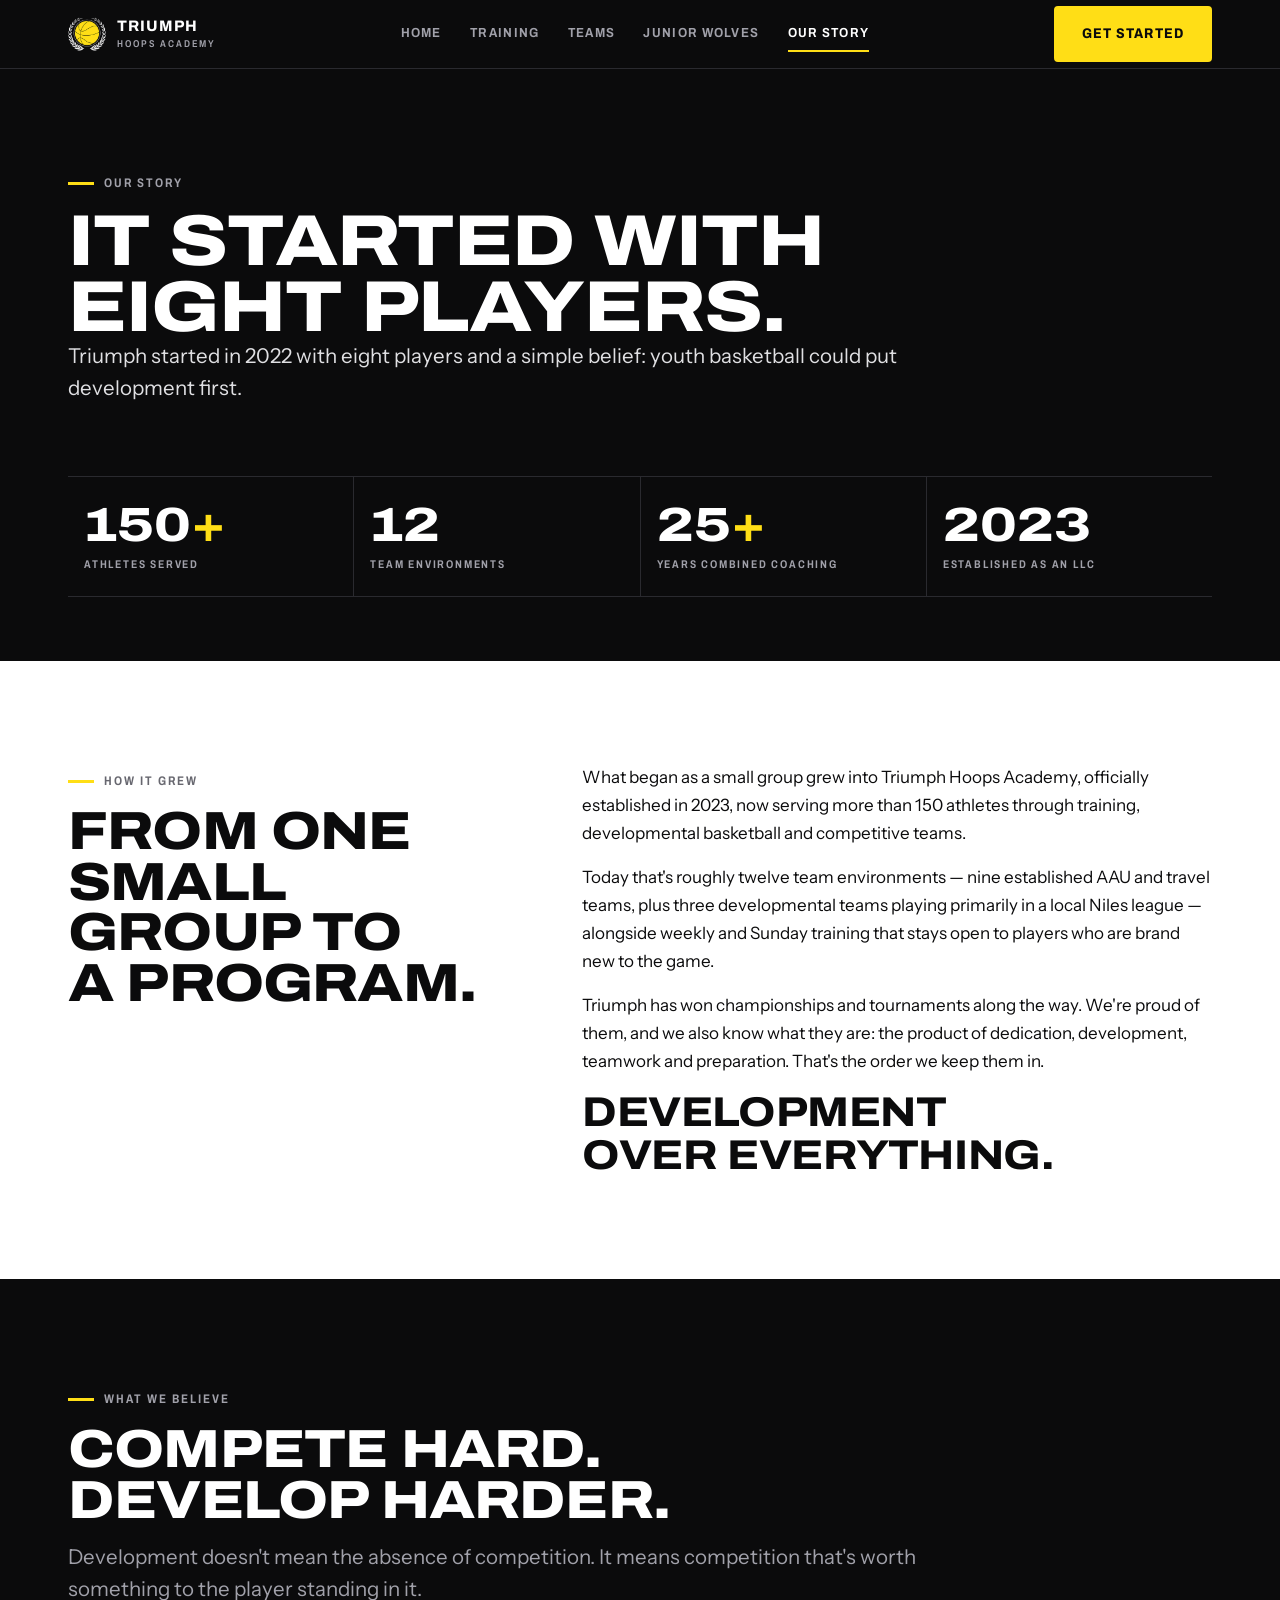
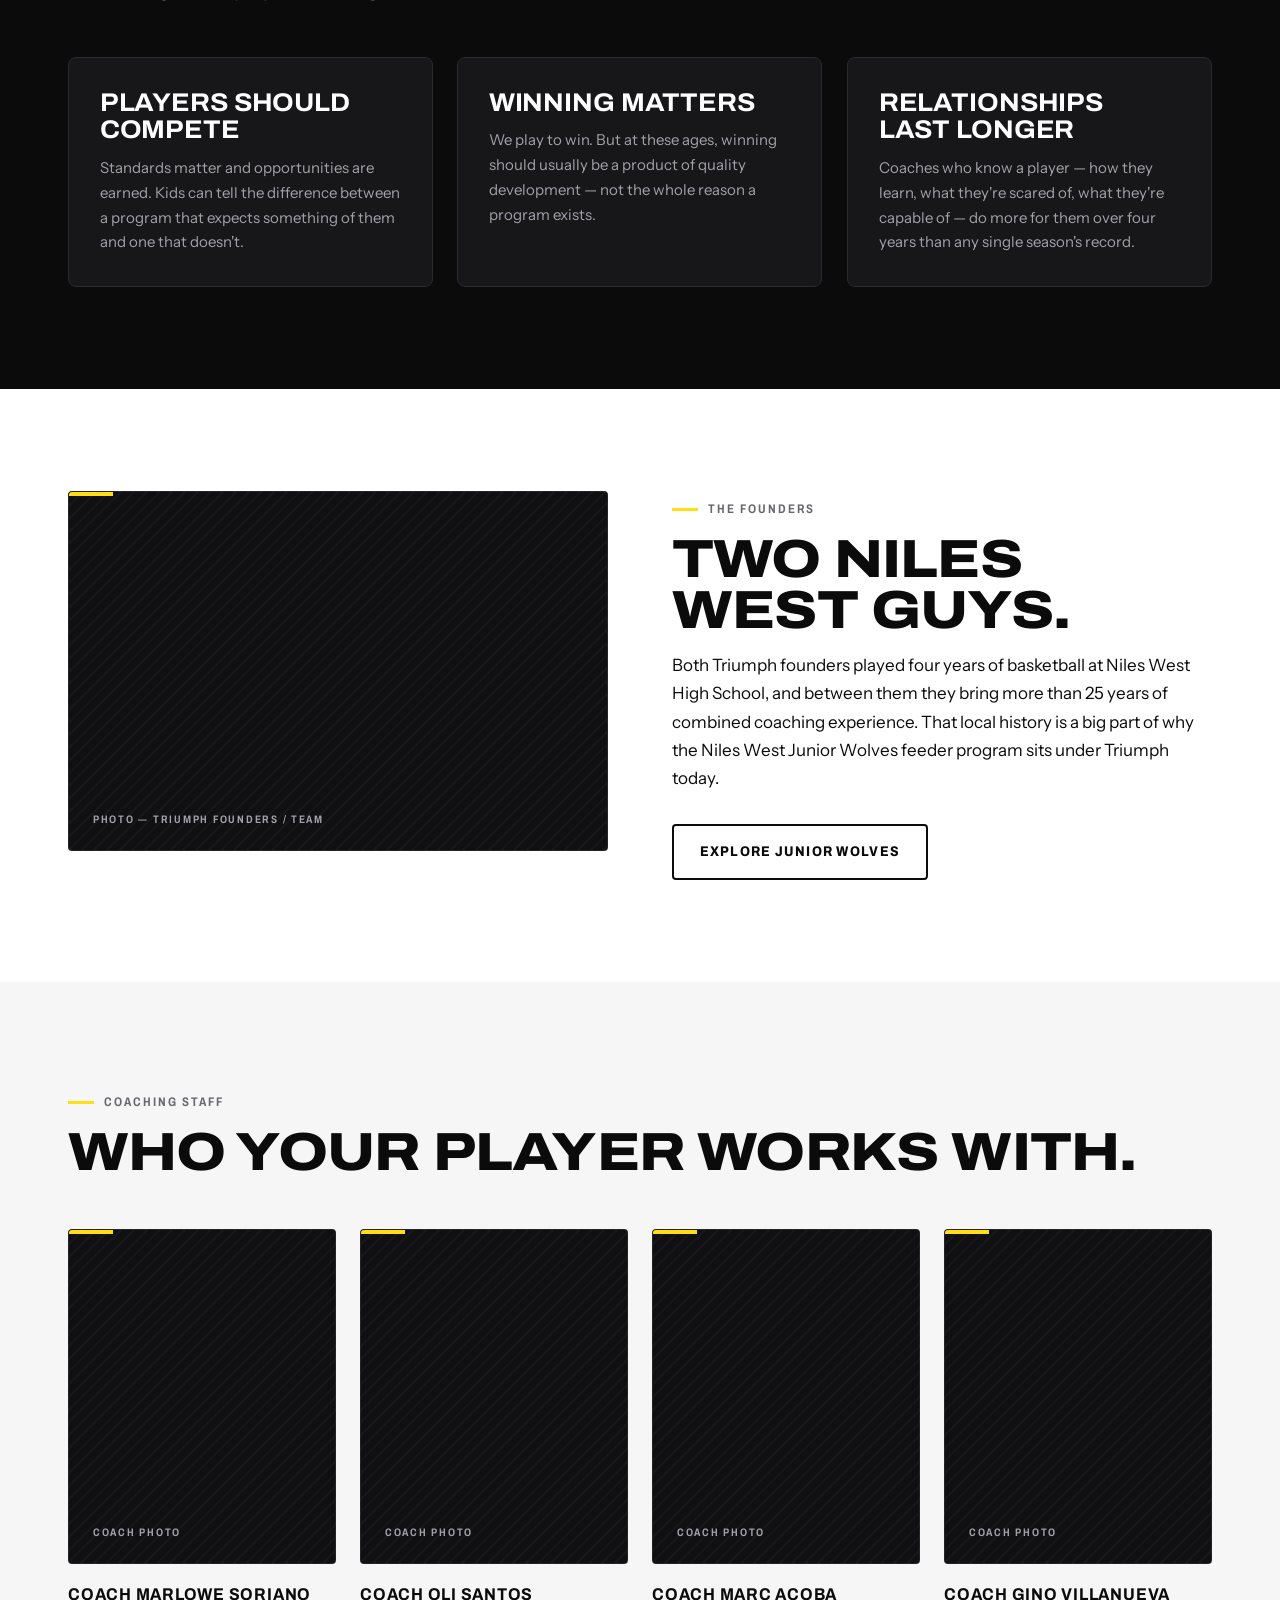
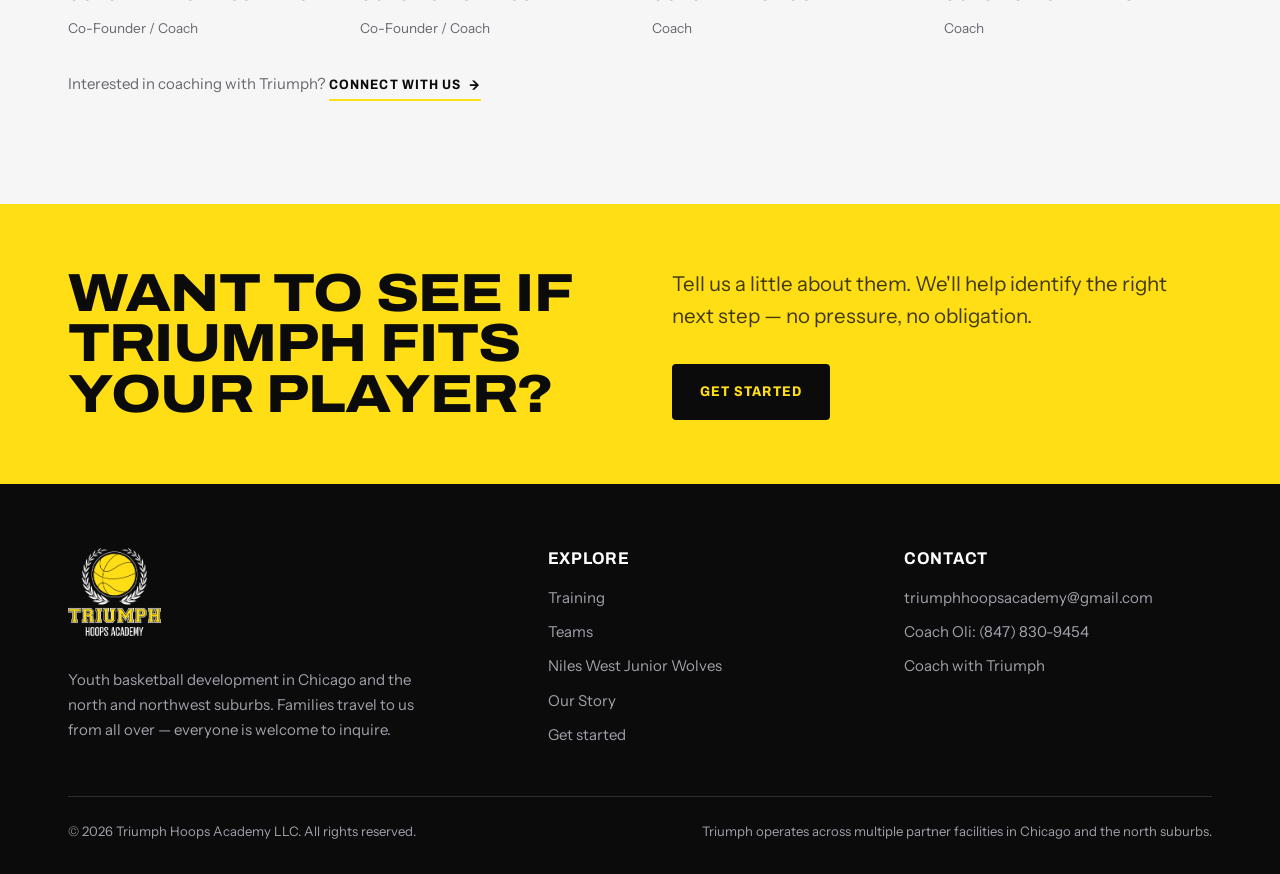
<file: our-story.html>
<!DOCTYPE html>
<html lang="en">
<head>
<meta charset="utf-8">
<link rel="icon" href="assets/img/favicon-32.png" sizes="32x32" type="image/png">
<link rel="icon" href="assets/img/favicon-16.png" sizes="16x16" type="image/png">
<link rel="apple-touch-icon" href="assets/img/favicon-180.png">
<meta name="viewport" content="width=device-width, initial-scale=1">
<title>Our Story | Triumph Hoops Academy</title>
<meta name="description" content="Triumph Hoops Academy started in 2022 with eight players and a belief that youth basketball could put development first. Today the program serves more than 150 athletes.">
<link rel="canonical" href="https://triumphhoopsacademy.com/our-story">

<meta property="og:type" content="website">
<meta property="og:site_name" content="Triumph Hoops Academy">
<meta property="og:title" content="Our Story | Triumph Hoops Academy">
<meta property="og:description" content="Started in 2022 with eight players. Built around development first.">
<meta property="og:url" content="https://triumphhoopsacademy.com/our-story">
<!-- SOCIAL SHARE IMAGE: add a 1200x630 photo to /assets/img/og-image.jpg, then uncomment.
<meta property="og:image" content="https://triumphhoopsacademy.com/assets/img/og-image.jpg"> -->
<meta name="twitter:card" content="summary_large_image">

<link rel="preconnect" href="https://fonts.googleapis.com">
<link rel="preconnect" href="https://fonts.gstatic.com" crossorigin>
<link href="https://fonts.googleapis.com/css2?family=Archivo:wdth,wght@62..125,100..900&family=Instrument+Sans:wght@400..700&display=swap" rel="stylesheet">
<link rel="stylesheet" href="assets/css/styles.css?v=20260929c">
<script>document.documentElement.className += " js";</script>
</head>

<body>
<a class="skip-link" href="#main">Skip to main content</a>

<header class="site-header">
  <div class="container nav">
    <a class="brand" href="index.html">
      <span class="brand-mark"><img src="assets/img/triumph-icon-128.png" alt="" width="128" height="128"></span>
      <span class="brand-name">Triumph <span>Hoops Academy</span></span>
    </a>
    <nav class="nav-links" aria-label="Primary">
      <a href="index.html">Home</a>
      <a href="training.html">Training</a>
      <a href="teams.html">Teams</a>
      <a href="junior-wolves.html">Junior Wolves</a>
      <a href="our-story.html" aria-current="page">Our Story</a>
    </nav>
    <a class="btn btn--primary nav-cta" href="index.html#get-started">Get started</a>
    <button class="nav-toggle" type="button" aria-expanded="false" aria-controls="mobile-menu">
      Menu <span class="nav-toggle-bars" aria-hidden="true"><i></i><i></i><i></i></span>
    </button>
  </div>
  <div class="mobile-menu" id="mobile-menu">
    <div class="container">
      <a class="mobile-link" href="index.html">Home</a>
      <a class="mobile-link" href="training.html">Training</a>
      <a class="mobile-link" href="teams.html">Teams</a>
      <a class="mobile-link" href="junior-wolves.html">Junior Wolves</a>
      <a class="mobile-link" href="our-story.html">Our Story</a>
      <a class="btn btn--primary btn--block" href="index.html#get-started">Get started</a>
    </div>
  </div>
</header>

<main id="main">

  <section class="page-hero">
    <div class="container">
      <p class="eyebrow">Our story</p>
      <h1 class="h1">It started with<br>eight players.</h1>
      <p class="lead">
        Triumph started in 2022 with eight players and a simple belief: youth basketball could put
        development first.
      </p>

      <div class="recordline">
        <div>
          <p class="stat-num">150<span class="hl">+</span></p>
          <span class="label">Athletes served</span>
        </div>
        <div>
          <p class="stat-num">12</p>
          <span class="label">Team environments</span>
        </div>
        <div>
          <p class="stat-num">25<span class="hl">+</span></p>
          <span class="label">Years combined coaching</span>
        </div>
        <div>
          <p class="stat-num">2023</p>
          <span class="label">Established as an LLC</span>
        </div>
      </div>
    </div>
  </section>

  <!-- ============================ STORY ============================ -->
  <section class="section">
    <div class="container split split--40-60">
      <div data-reveal>
        <p class="eyebrow">How it grew</p>
        <h2 class="h2">From one small group to a program.</h2>
      </div>

      <div class="prose stack-lg" data-reveal data-reveal-delay="80">
        <p>
          What began as a small group grew into Triumph Hoops Academy, officially established in
          2023, now serving more than 150 athletes through training, developmental basketball and
          competitive teams.
        </p>
        <p>
          Today that's roughly twelve team environments — nine established AAU and travel teams,
          plus three developmental teams playing primarily in a local Niles league — alongside
          weekly and Sunday training that stays open to players who are brand new to the game.
        </p>
        <p>
          Triumph has won championships and tournaments along the way. We're proud of them, and we
          also know what they are: the product of dedication, development, teamwork and
          preparation. That's the order we keep them in.
        </p>
        <p class="pull">Development over everything.</p>
      </div>
    </div>
  </section>

  <!-- ========================== PHILOSOPHY ========================== -->
  <section class="section section--dark">
    <div class="container">
      <div class="section-head" data-reveal>
        <p class="eyebrow">What we believe</p>
        <h2 class="h2">Compete hard. Develop harder.</h2>
        <p class="lead">
          Development doesn't mean the absence of competition. It means competition that's worth
          something to the player standing in it.
        </p>
      </div>

      <div class="grid grid--3">
        <article class="card" data-reveal>
          <h3 class="h3">Players should compete</h3>
          <p>
            Standards matter and opportunities are earned. Kids can tell the difference between a
            program that expects something of them and one that doesn't.
          </p>
        </article>
        <article class="card" data-reveal data-reveal-delay="70">
          <h3 class="h3">Winning matters</h3>
          <p>
            We play to win. But at these ages, winning should usually be a product of quality
            development — not the whole reason a program exists.
          </p>
        </article>
        <article class="card" data-reveal data-reveal-delay="140">
          <h3 class="h3">Relationships last longer</h3>
          <p>
            Coaches who know a player — how they learn, what they're scared of, what they're capable
            of — do more for them over four years than any single season's record.
          </p>
        </article>
      </div>
    </div>
  </section>

  <!-- =========================== FOUNDERS =========================== -->
  <section class="section">
    <div class="container split">
      <div data-reveal>
        <!-- MEDIA SLOT: founders photo, or a Triumph team photo. -->
        <div class="media-slot media-slot--3x2">
          <span class="label">Photo — Triumph founders / team</span>
        </div>
      </div>
      <div data-reveal data-reveal-delay="80">
        <p class="eyebrow">The founders</p>
        <h2 class="h2">Two Niles West guys.</h2>
        <p class="prose" style="margin-top:1rem">
          Both Triumph founders played four years of basketball at Niles West High School, and
          between them they bring more than 25 years of combined coaching experience. That local
          history is a big part of why the Niles West Junior Wolves feeder program sits under
          Triumph today.
        </p>
        <div class="btn-row">
          <a class="btn btn--outline" href="junior-wolves.html">Explore Junior Wolves</a>
        </div>
      </div>
    </div>
  </section>

  <!-- ============================ STAFF ============================ -->
  <section class="section section--paper" id="staff">
    <div class="container">
      <div class="section-head" data-reveal>
        <p class="eyebrow">Coaching staff</p>
        <h2 class="h2">Who your player works with.</h2>
      </div>

      <!-- EDIT: coaches, roles and photos are set in assets/js/site-data.js (staff) -->
      <div class="grid grid--4" data-render="staff" data-reveal></div>

      <p class="small muted" style="margin-top:2rem">
        Interested in coaching with Triumph?
        <a class="link" href="teams.html#coach-with-triumph">Connect with us</a>
      </p>
    </div>
  </section>

  <!-- =========================== CTA BAND =========================== -->
  <section class="section section--tight cta-band">
    <div class="container split" style="align-items:center">
      <div><h2 class="h2">Want to see if Triumph fits your player?</h2></div>
      <div>
        <p class="lead">
          Tell us a little about them. We'll help identify the right next step — no pressure, no
          obligation.
        </p>
        <div class="btn-row">
          <a class="btn btn--primary" href="index.html#get-started">Get started</a>
        </div>
      </div>
    </div>
  </section>

</main>

<footer class="site-footer">
  <div class="container">
    <div class="footer-grid">
      <div>
        <a class="brand" href="index.html">
          <img class="footer-logo" src="assets/img/triumph-logo-full.png" alt="Triumph Hoops Academy" width="450" height="428">
        </a>
        <p class="small" style="margin-top:1rem;max-width:38ch">
          Youth basketball development in Chicago and the north and northwest suburbs.
          Families travel to us from all over — everyone is welcome to inquire.
        </p>
      </div>
      <div>
        <h2 class="h4 footer-heading">Explore</h2>
        <ul class="footer-links">
          <li><a href="training.html">Training</a></li>
          <li><a href="teams.html">Teams</a></li>
          <li><a href="junior-wolves.html">Niles West Junior Wolves</a></li>
          <li><a href="our-story.html">Our Story</a></li>
          <li><a href="index.html#get-started">Get started</a></li>
        </ul>
      </div>
      <div>
        <h2 class="h4 footer-heading">Contact</h2>
        <ul class="footer-links">
          <li><a href="mailto:triumphhoopsacademy@gmail.com">triumphhoopsacademy@gmail.com</a></li>
          <li>
            <span data-site="contactInfo.phoneContactName">Coach Oli</span>:
            <a data-phone-link><span data-phone-display>[COACH OLI PUBLIC PHONE]</span></a>
          </li>
          <li><a data-social="instagram" hidden>Instagram</a></li>
          <li><a href="teams.html#coach-with-triumph">Coach with Triumph</a></li>
        </ul>
      </div>
    </div>
    <div class="footer-bottom">
      <p>&copy; <span id="year">2026</span> Triumph Hoops Academy LLC. All rights reserved.</p>
      <p>Triumph operates across multiple partner facilities in Chicago and the north suburbs.</p>
    </div>
  </div>
</footer>

<script src="assets/js/site-data.js?v=20260831a"></script>
<script src="assets/js/main.js?v=20260831a"></script>
<script src="assets/js/forms.js?v=20260831a"></script>
<script>document.getElementById("year").textContent = new Date().getFullYear();</script>
</body>
</html>
</file>
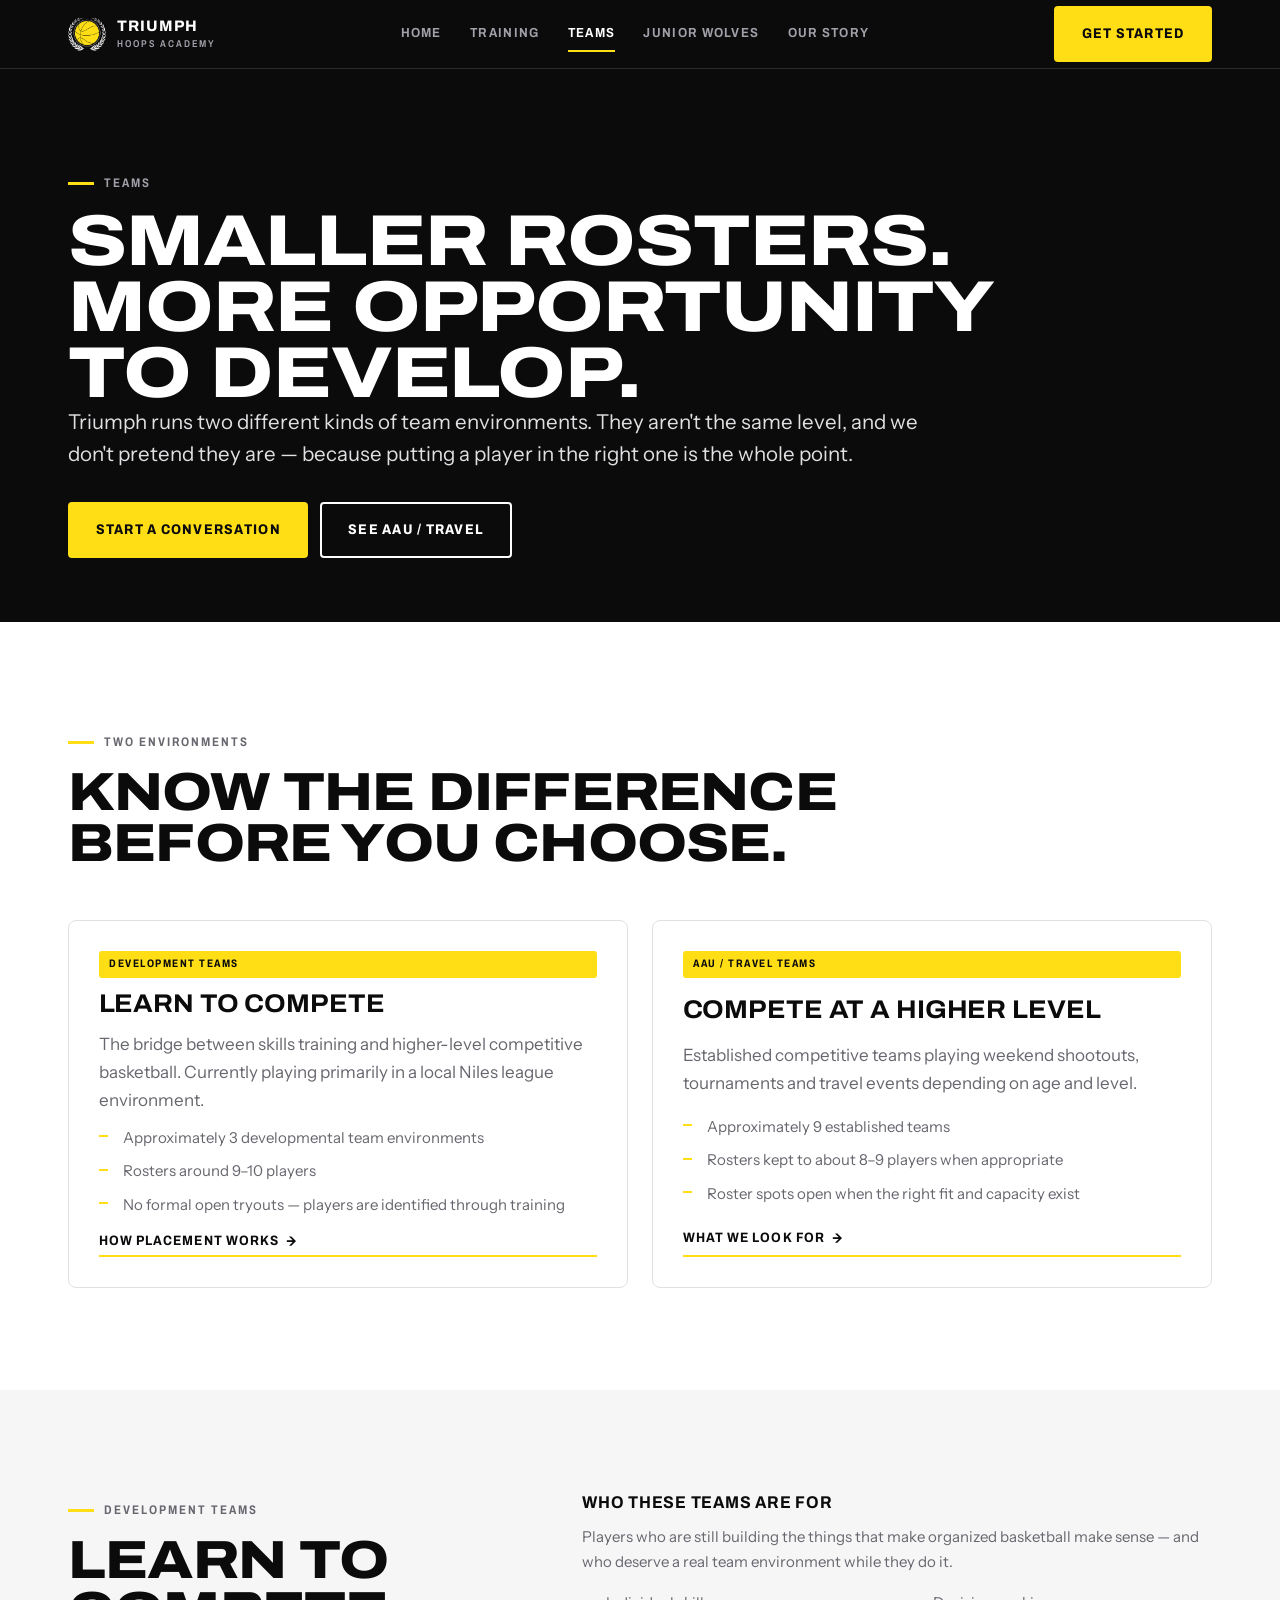
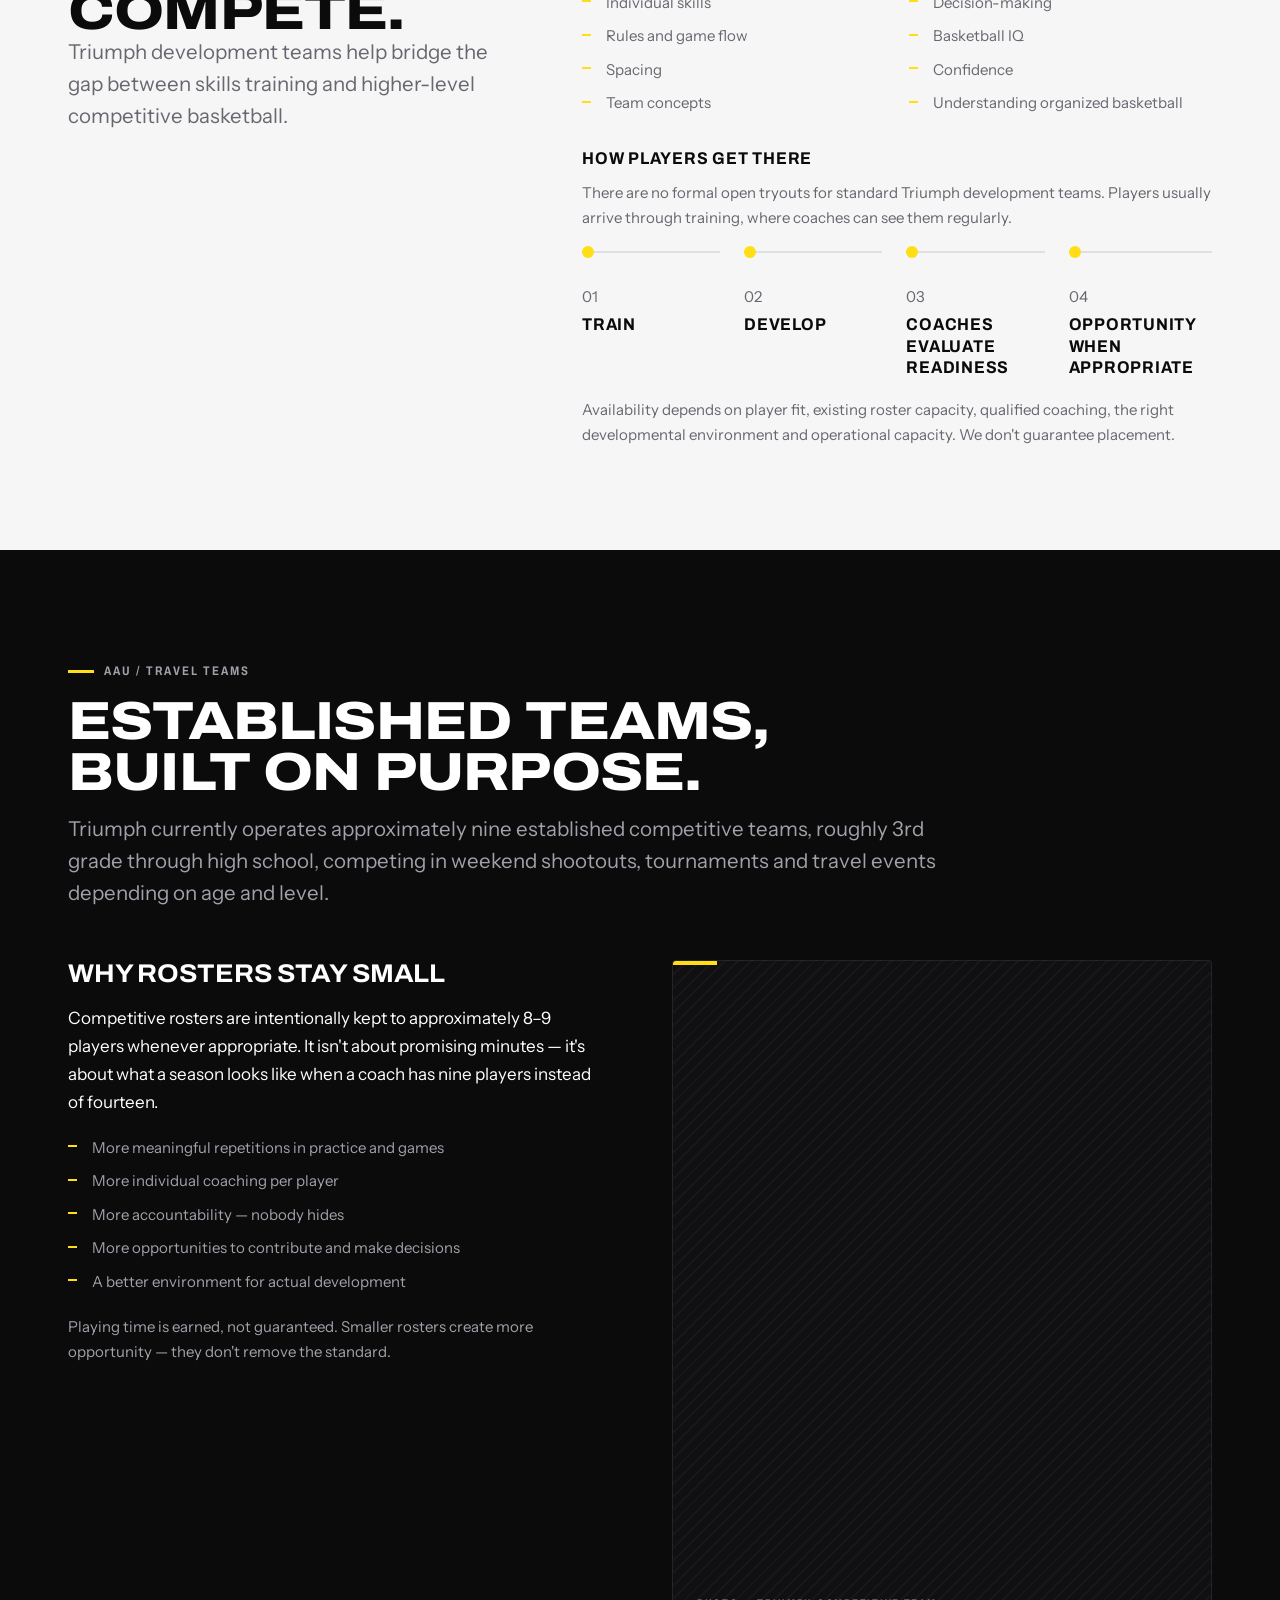
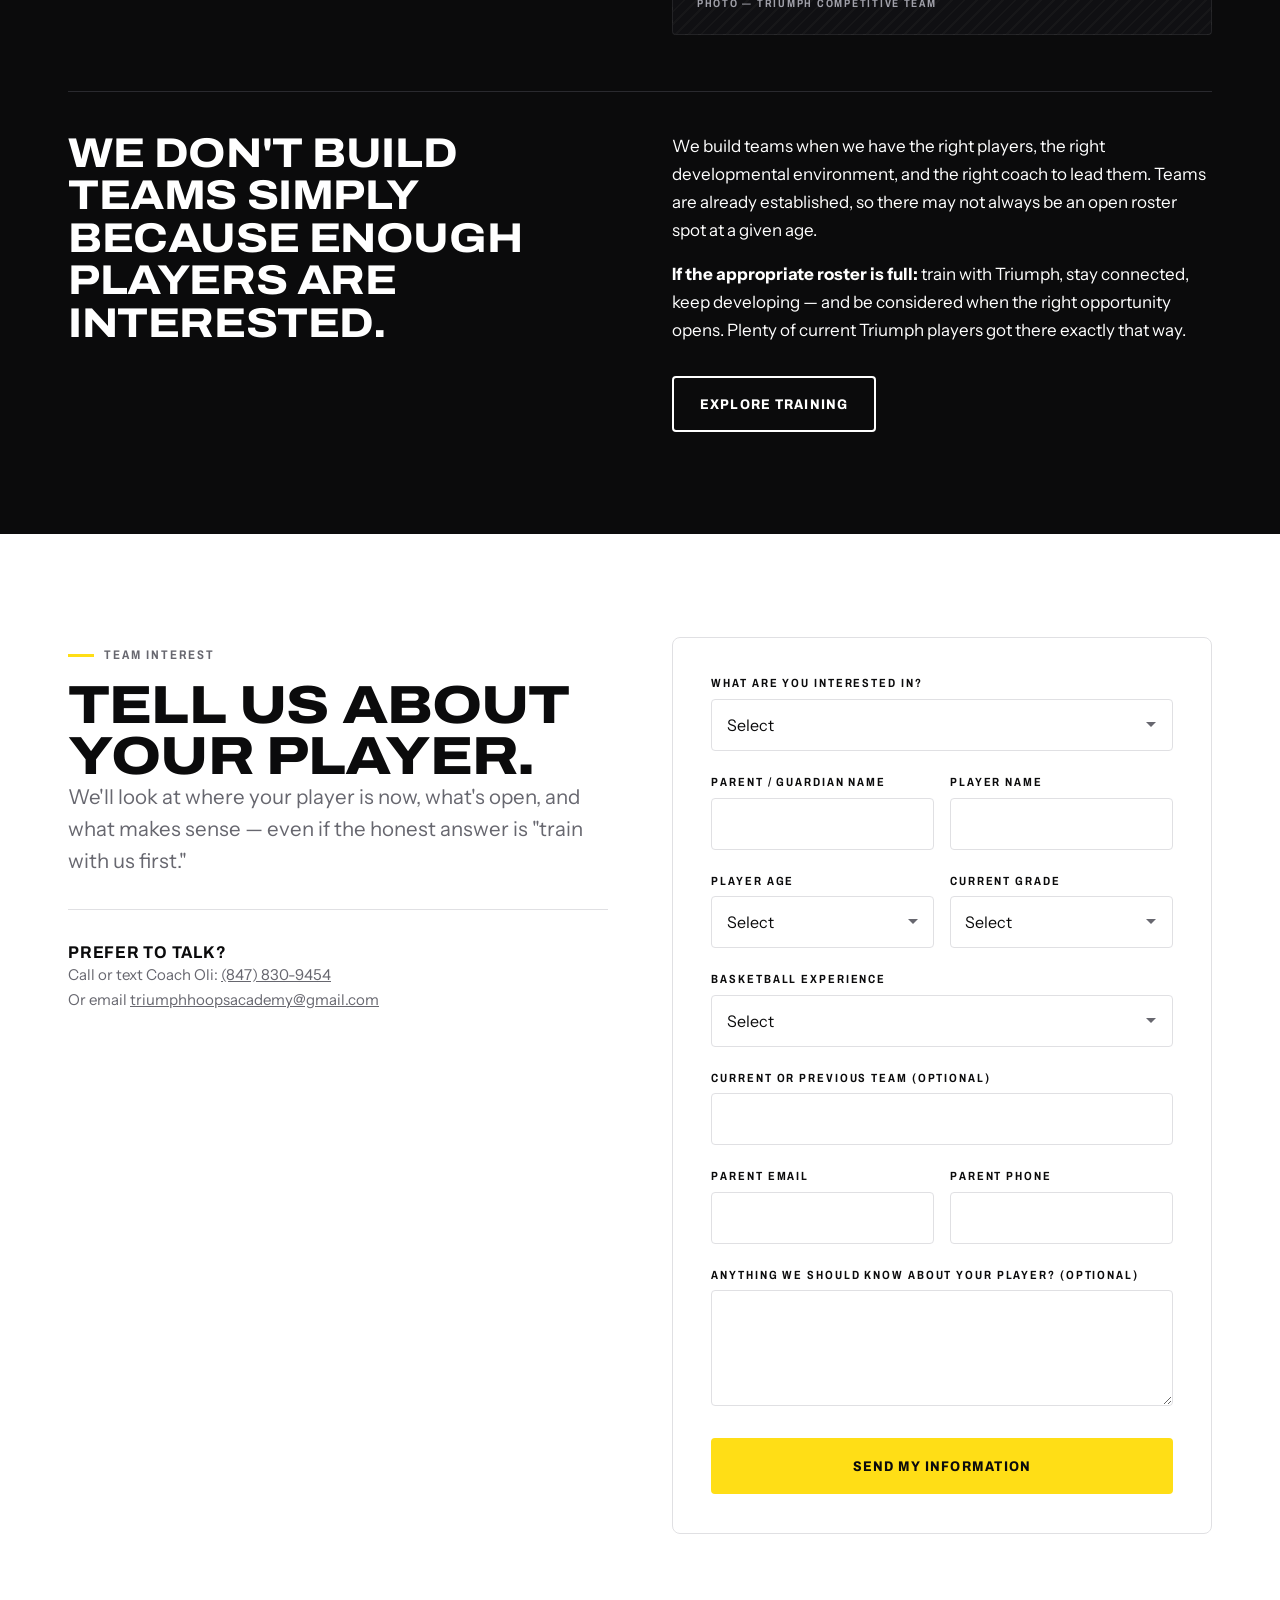
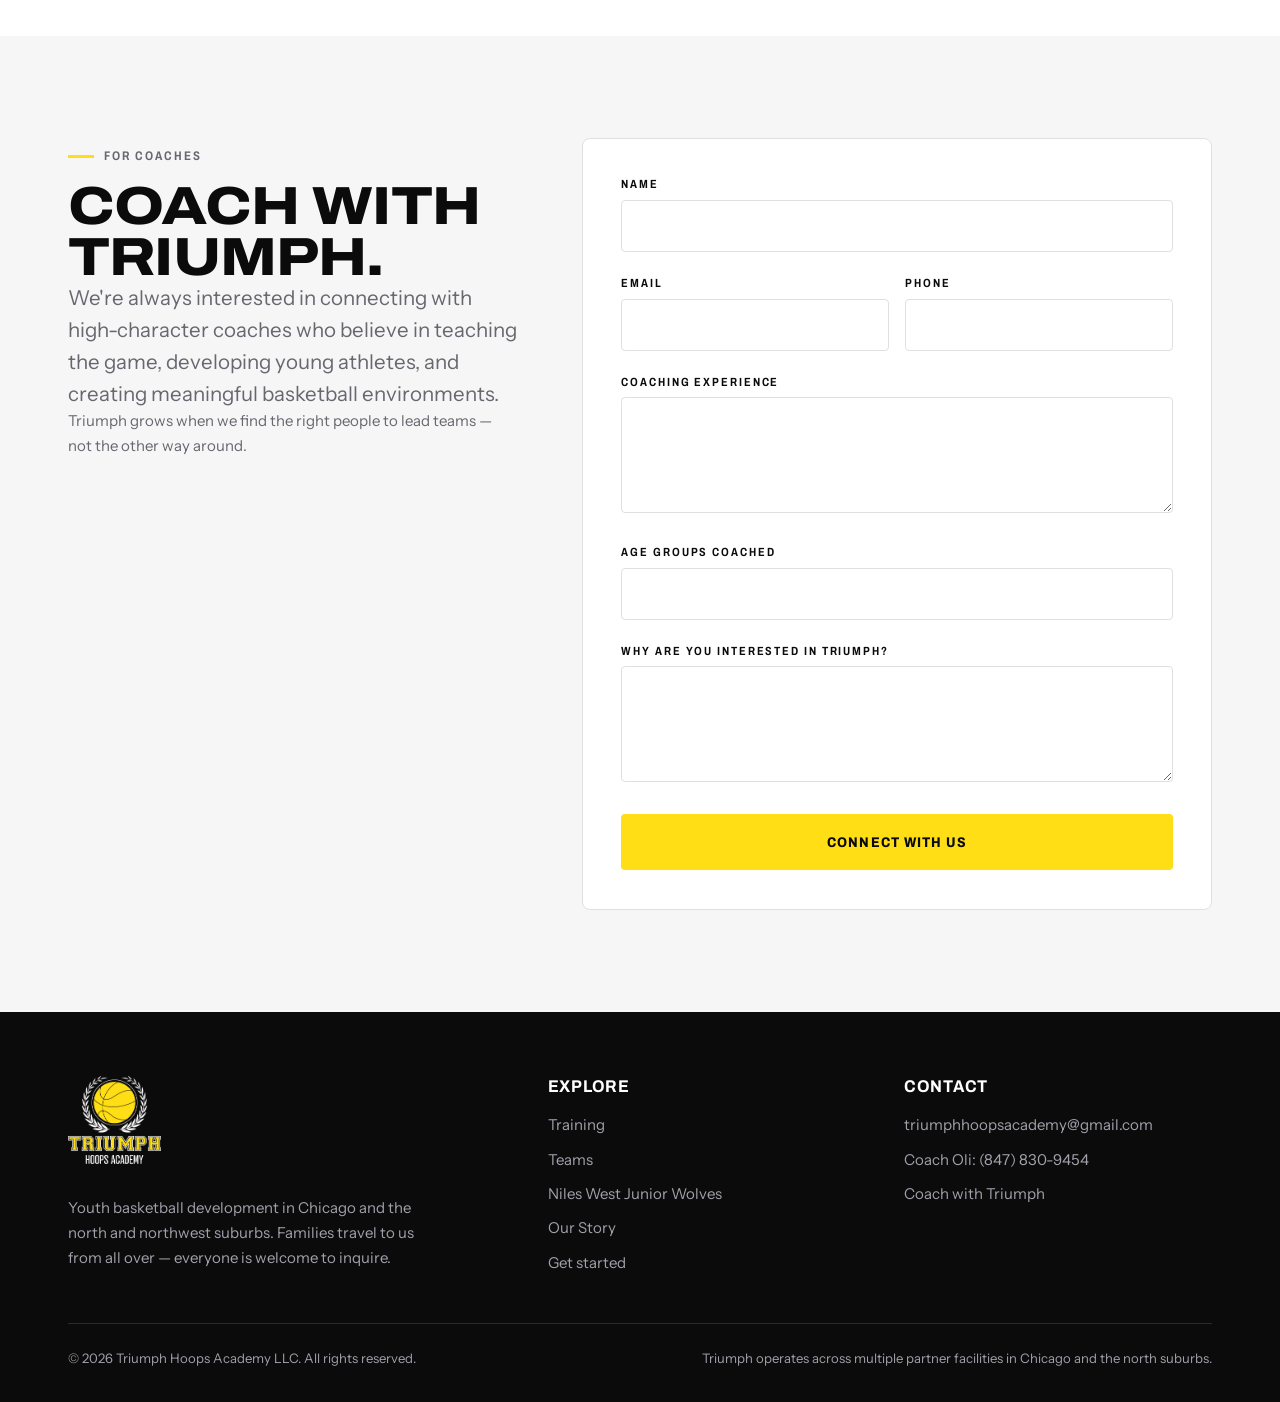
<file: teams.html>
<!DOCTYPE html>
<html lang="en">
<head>
<meta charset="utf-8">
<link rel="icon" href="assets/img/favicon-32.png" sizes="32x32" type="image/png">
<link rel="icon" href="assets/img/favicon-16.png" sizes="16x16" type="image/png">
<link rel="apple-touch-icon" href="assets/img/favicon-180.png">
<meta name="viewport" content="width=device-width, initial-scale=1">
<title>Teams | Triumph Hoops Academy — Development &amp; AAU / Travel Basketball</title>
<meta name="description" content="Triumph development teams and competitive AAU / travel basketball teams for approximately 3rd grade through high school. Smaller rosters, more opportunity to develop.">
<link rel="canonical" href="https://triumphhoopsacademy.com/teams">

<meta property="og:type" content="website">
<meta property="og:site_name" content="Triumph Hoops Academy">
<meta property="og:title" content="Teams | Triumph Hoops Academy">
<meta property="og:description" content="Development teams and competitive AAU / travel basketball. Smaller rosters, more opportunity to develop.">
<meta property="og:url" content="https://triumphhoopsacademy.com/teams">
<!-- SOCIAL SHARE IMAGE: add a 1200x630 photo to /assets/img/og-image.jpg, then uncomment.
<meta property="og:image" content="https://triumphhoopsacademy.com/assets/img/og-image.jpg"> -->
<meta name="twitter:card" content="summary_large_image">

<link rel="preconnect" href="https://fonts.googleapis.com">
<link rel="preconnect" href="https://fonts.gstatic.com" crossorigin>
<link href="https://fonts.googleapis.com/css2?family=Archivo:wdth,wght@62..125,100..900&family=Instrument+Sans:wght@400..700&display=swap" rel="stylesheet">
<link rel="stylesheet" href="assets/css/styles.css?v=20260929c">
<script>document.documentElement.className += " js";</script>
</head>

<body>
<a class="skip-link" href="#main">Skip to main content</a>

<header class="site-header">
  <div class="container nav">
    <a class="brand" href="index.html">
      <span class="brand-mark"><img src="assets/img/triumph-icon-128.png" alt="" width="128" height="128"></span>
      <span class="brand-name">Triumph <span>Hoops Academy</span></span>
    </a>
    <nav class="nav-links" aria-label="Primary">
      <a href="index.html">Home</a>
      <a href="training.html">Training</a>
      <a href="teams.html" aria-current="page">Teams</a>
      <a href="junior-wolves.html">Junior Wolves</a>
      <a href="our-story.html">Our Story</a>
    </nav>
    <a class="btn btn--primary nav-cta" href="#team-inquiry">Get started</a>
    <button class="nav-toggle" type="button" aria-expanded="false" aria-controls="mobile-menu">
      Menu <span class="nav-toggle-bars" aria-hidden="true"><i></i><i></i><i></i></span>
    </button>
  </div>
  <div class="mobile-menu" id="mobile-menu">
    <div class="container">
      <a class="mobile-link" href="index.html">Home</a>
      <a class="mobile-link" href="training.html">Training</a>
      <a class="mobile-link" href="teams.html">Teams</a>
      <a class="mobile-link" href="junior-wolves.html">Junior Wolves</a>
      <a class="mobile-link" href="our-story.html">Our Story</a>
      <a class="btn btn--primary btn--block" href="#team-inquiry">Get started</a>
    </div>
  </div>
</header>

<main id="main">

  <!-- ============================ HERO ============================ -->
  <section class="page-hero">
    <div class="container">
      <p class="eyebrow">Teams</p>
      <h1 class="h1">Smaller rosters.<br>More opportunity<br>to develop.</h1>
      <p class="lead">
        Triumph runs two different kinds of team environments. They aren't the same level, and we
        don't pretend they are — because putting a player in the right one is the whole point.
      </p>
      <div class="btn-row">
        <a class="btn btn--primary" href="#team-inquiry">Start a conversation</a>
        <a class="btn btn--outline" href="#aau">See AAU / travel</a>
      </div>
    </div>
  </section>

  <!-- ========================= TWO PATHWAYS ========================= -->
  <section class="section">
    <div class="container">
      <div class="section-head" data-reveal>
        <p class="eyebrow">Two environments</p>
        <h2 class="h2">Know the difference before you choose.</h2>
      </div>

      <div class="grid grid--2">
        <article class="level" data-reveal>
          <span class="level-tag">Development teams</span>
          <h3 class="h3">Learn to compete</h3>
          <p class="muted">
            The bridge between skills training and higher-level competitive basketball. Currently
            playing primarily in a local Niles league environment.
          </p>
          <ul class="ticks">
            <li>Approximately 3 developmental team environments</li>
            <li>Rosters around 9–10 players</li>
            <li>No formal open tryouts — players are identified through training</li>
          </ul>
          <a class="link" href="#development">How placement works</a>
        </article>

        <article class="level" data-reveal data-reveal-delay="80">
          <span class="level-tag">AAU / travel teams</span>
          <h3 class="h3">Compete at a higher level</h3>
          <p class="muted">
            Established competitive teams playing weekend shootouts, tournaments and travel events
            depending on age and level.
          </p>
          <ul class="ticks">
            <li>Approximately 9 established teams</li>
            <li>Rosters kept to about 8–9 players when appropriate</li>
            <li>Roster spots open when the right fit and capacity exist</li>
          </ul>
          <a class="link" href="#aau">What we look for</a>
        </article>
      </div>
    </div>
  </section>

  <!-- ====================== DEVELOPMENT TEAMS ====================== -->
  <section class="section section--paper" id="development">
    <div class="container split split--40-60">
      <div data-reveal>
        <p class="eyebrow">Development teams</p>
        <h2 class="h2">Learn to compete.</h2>
        <p class="lead">
          Triumph development teams help bridge the gap between skills training and higher-level
          competitive basketball.
        </p>
      </div>

      <div class="stack-lg" data-reveal data-reveal-delay="80">
        <div>
          <h3 class="h4">Who these teams are for</h3>
          <p class="prose muted small" style="margin-top:.75rem">
            Players who are still building the things that make organized basketball make sense —
            and who deserve a real team environment while they do it.
          </p>
          <div class="grid grid--2" style="margin-top:1rem">
            <ul class="ticks">
              <li>Individual skills</li>
              <li>Rules and game flow</li>
              <li>Spacing</li>
              <li>Team concepts</li>
            </ul>
            <ul class="ticks">
              <li>Decision-making</li>
              <li>Basketball IQ</li>
              <li>Confidence</li>
              <li>Understanding organized basketball</li>
            </ul>
          </div>
        </div>

        <div>
          <h3 class="h4">How players get there</h3>
          <p class="prose muted small" style="margin-top:.75rem">
            There are no formal open tryouts for standard Triumph development teams. Players usually
            arrive through training, where coaches can see them regularly.
          </p>
          <div class="rail" style="margin-top:1.25rem">
            <div class="rail-step">
              <p class="card-index">01</p><h4 class="h4">Train</h4>
            </div>
            <div class="rail-step">
              <p class="card-index">02</p><h4 class="h4">Develop</h4>
            </div>
            <div class="rail-step">
              <p class="card-index">03</p><h4 class="h4">Coaches evaluate readiness</h4>
            </div>
            <div class="rail-step">
              <p class="card-index">04</p><h4 class="h4">Opportunity when appropriate</h4>
            </div>
          </div>
          <p class="small muted" style="margin-top:1.25rem">
            Availability depends on player fit, existing roster capacity, qualified coaching, the
            right developmental environment and operational capacity. We don't guarantee placement.
          </p>
        </div>
      </div>
    </div>
  </section>

  <!-- ======================== AAU / TRAVEL ======================== -->
  <section class="section section--dark" id="aau">
    <div class="container">
      <div class="section-head" data-reveal>
        <p class="eyebrow">AAU / travel teams</p>
        <h2 class="h2">Established teams,<br>built on purpose.</h2>
        <p class="lead">
          Triumph currently operates approximately nine established competitive teams, roughly 3rd
          grade through high school, competing in weekend shootouts, tournaments and travel events
          depending on age and level.
        </p>
      </div>

      <div class="split">
        <div data-reveal>
          <h3 class="h3">Why rosters stay small</h3>
          <p class="prose" style="margin-top:1rem">
            Competitive rosters are intentionally kept to approximately 8–9 players whenever
            appropriate. It isn't about promising minutes — it's about what a season looks like when
            a coach has nine players instead of fourteen.
          </p>
          <ul class="ticks" style="margin-top:1.25rem">
            <li>More meaningful repetitions in practice and games</li>
            <li>More individual coaching per player</li>
            <li>More accountability — nobody hides</li>
            <li>More opportunities to contribute and make decisions</li>
            <li>A better environment for actual development</li>
          </ul>
          <p class="small muted" style="margin-top:1.25rem">
            Playing time is earned, not guaranteed. Smaller rosters create more opportunity — they
            don't remove the standard.
          </p>
        </div>

        <div data-reveal data-reveal-delay="80">
          <!-- MEDIA SLOT: AAU / travel team photo — game action or bench huddle. -->
          <div class="media-slot media-slot--4x5">
            <span class="label">Photo — Triumph competitive team</span>
          </div>
        </div>
      </div>

      <hr class="rule" style="margin-top:3.5rem">

      <div class="split" style="margin-top:2.5rem">
        <div data-reveal>
          <p class="pull">We don't build teams simply because enough players are interested.</p>
        </div>
        <div data-reveal data-reveal-delay="80">
          <p class="prose">
            We build teams when we have the right players, the right developmental environment, and
            the right coach to lead them. Teams are already established, so there may not always be
            an open roster spot at a given age.
          </p>
          <p class="prose" style="margin-top:1rem">
            <strong>If the appropriate roster is full:</strong> train with Triumph, stay connected,
            keep developing — and be considered when the right opportunity opens. Plenty of current
            Triumph players got there exactly that way.
          </p>
          <div class="btn-row">
            <a class="btn btn--outline" href="training.html">Explore training</a>
          </div>
        </div>
      </div>
    </div>
  </section>

  <!-- ========================= TEAM INQUIRY ========================= -->
  <section class="section" id="team-inquiry">
    <div class="container split">
      <div data-reveal>
        <p class="eyebrow">Team interest</p>
        <h2 class="h2">Tell us about your player.</h2>
        <p class="lead">
          We'll look at where your player is now, what's open, and what makes sense — even if the
          honest answer is "train with us first."
        </p>

        <hr class="rule">
        <p class="h4">Prefer to talk?</p>
        <p class="small muted">
          Call or text <span data-site="contactInfo.phoneContactName">Coach Oli</span>:
          <a data-phone-link><span data-phone-display>[COACH OLI PUBLIC PHONE]</span></a>
        </p>
        <p class="small muted">
          Or email <a href="mailto:triumphhoopsacademy@gmail.com">triumphhoopsacademy@gmail.com</a>
        </p>
      </div>

      <div class="form-wrap" data-reveal data-reveal-delay="80">
        <form id="form-teams" data-inquiry action="/api/inquiry" method="post" novalidate
              data-success-heading="Thanks for reaching out to Triumph."
              data-success-body="We'll review your information and help identify the best next step for your player.">
          <input type="hidden" name="source" value="development_team_interest">
          <input type="hidden" name="page" value="Teams page">
          <input type="hidden" name="form_started" value="">
          <div class="hp" aria-hidden="true">
            <label for="hp-company-3">Company</label>
            <input id="hp-company-3" name="hp_company" type="text" tabindex="-1" autocomplete="off">
          </div>

          <div class="field">
            <label class="label" for="tm-interest">What are you interested in?</label>
            <!-- The chosen option stamps the lead source on the email. -->
            <select class="select" id="tm-interest" name="interest" data-canon="interest" data-canon-source="development_team_interest" data-source-select required><!--CANON:interest:development_team_interest--><option value="">Select</option><option value="DEVELOPMENT_TEAM">Development team</option><option value="AAU_TRAVEL">AAU / travel team</option><option value="NOT_SURE">Not sure — help me find the right fit</option><!--/CANON--></select>
          </div>

          <div class="field-row">
            <div class="field">
              <label class="label" for="tm-parent">Parent / guardian name</label>
              <input class="input" id="tm-parent" name="parent_name" type="text" autocomplete="name" required>
            </div>
            <div class="field">
              <label class="label" for="tm-player">Player name</label>
              <input class="input" id="tm-player" name="player_name" type="text" required>
            </div>
          </div>

          <div class="field-row">
            <div class="field">
              <label class="label" for="tm-age">Player age</label>
              <select class="select" id="tm-age" name="player_age"
                      data-canon="age" data-canon-program="triumph_teams" required>
                <!--CANON:age:triumph_teams--><option value="">Select</option><option value="6">6</option><option value="7">7</option><option value="8">8</option><option value="9">9</option><option value="10">10</option><option value="11">11</option><option value="12">12</option><option value="13">13</option><option value="14">14</option><option value="15">15</option><option value="16">16</option><option value="17">17</option><option value="18">18</option><option value="19">19</option><!--/CANON-->
              </select>
            </div>
            <div class="field">
              <label class="label" for="tm-grade">Current grade</label>
              <select class="select" id="tm-grade" name="player_grade"
                      data-canon="grade" data-canon-program="triumph_teams" required>
                <!--CANON:grade:triumph_teams--><option value="">Select</option><option value="2">2nd Grade</option><option value="3">3rd Grade</option><option value="4">4th Grade</option><option value="5">5th Grade</option><option value="6">6th Grade</option><option value="7">7th Grade</option><option value="8">8th Grade</option><option value="9">9th Grade</option><option value="10">10th Grade</option><option value="11">11th Grade</option><option value="12">12th Grade</option><!--/CANON-->
              </select>
            </div>
          </div>

          <div class="field">
            <label class="label" for="tm-experience">Basketball experience</label>
            <select class="select" id="tm-experience" name="experience" data-canon="experience" data-canon-source="development_team_interest" required><!--CANON:experience:development_team_interest--><option value="">Select</option><option value="NEW_TO_BASKETBALL">New to basketball</option><option value="REC_LEAGUE">Park district / rec league</option><option value="SOME_TRAINING">Some skills training</option><option value="SCHOOL_TEAM_EXP">School team experience</option><option value="TRAVEL_AAU">Travel or AAU experience</option><!--/CANON--></select>
          </div>

          <div class="field">
            <label class="label" for="tm-team">Current or previous team (optional)</label>
            <input class="input" id="tm-team" name="current_team" type="text">
          </div>

          <div class="field-row">
            <div class="field">
              <label class="label" for="tm-email">Parent email</label>
              <input class="input" id="tm-email" name="parent_email" type="email" autocomplete="email" required>
            </div>
            <div class="field">
              <label class="label" for="tm-phone">Parent phone</label>
              <input class="input" id="tm-phone" name="parent_phone" type="tel" autocomplete="tel" required>
            </div>
          </div>

          <div class="field">
            <label class="label" for="tm-message">Anything we should know about your player? (optional)</label>
            <textarea class="textarea" id="tm-message" name="message" rows="3"></textarea>
          </div>

          <button class="btn btn--primary btn--block" type="submit">Send my information</button>
          <div class="form-status" aria-live="polite"></div>
        </form>
      </div>
    </div>
  </section>

  <!-- ===================== COACH WITH TRIUMPH ===================== -->
  <section class="section section--paper" id="coach-with-triumph">
    <div class="container split split--40-60">
      <div data-reveal>
        <p class="eyebrow">For coaches</p>
        <h2 class="h2">Coach with Triumph.</h2>
        <p class="lead">
          We're always interested in connecting with high-character coaches who believe in teaching
          the game, developing young athletes, and creating meaningful basketball environments.
        </p>
        <p class="small muted">
          Triumph grows when we find the right people to lead teams — not the other way around.
        </p>
      </div>

      <div class="form-wrap" data-reveal data-reveal-delay="80">
        <form id="form-coaching" data-inquiry action="/api/inquiry" method="post" novalidate
              data-success-heading="Thanks for reaching out."
              data-success-body="We'll review your background and follow up to talk.">
          <input type="hidden" name="source" value="coaching_interest">
          <input type="hidden" name="page" value="Teams page — Coach with Triumph">
          <input type="hidden" name="form_started" value="">
          <div class="hp" aria-hidden="true">
            <label for="hp-company-4">Company</label>
            <input id="hp-company-4" name="hp_company" type="text" tabindex="-1" autocomplete="off">
          </div>

          <div class="field">
            <label class="label" for="co-name">Name</label>
            <input class="input" id="co-name" name="parent_name" type="text" autocomplete="name" required>
          </div>

          <div class="field-row">
            <div class="field">
              <label class="label" for="co-email">Email</label>
              <input class="input" id="co-email" name="parent_email" type="email" autocomplete="email" required>
            </div>
            <div class="field">
              <label class="label" for="co-phone">Phone</label>
              <input class="input" id="co-phone" name="parent_phone" type="tel" autocomplete="tel" required>
            </div>
          </div>

          <div class="field">
            <label class="label" for="co-experience">Coaching experience</label>
            <textarea class="textarea" id="co-experience" name="coaching_experience" rows="3" required></textarea>
          </div>

          <div class="field">
            <label class="label" for="co-ages">Age groups coached</label>
            <input class="input" id="co-ages" name="age_groups" type="text" required>
          </div>

          <div class="field">
            <label class="label" for="co-message">Why are you interested in Triumph?</label>
            <textarea class="textarea" id="co-message" name="message" rows="3" required></textarea>
          </div>

          <button class="btn btn--primary btn--block" type="submit">Connect with us</button>
          <div class="form-status" aria-live="polite"></div>
        </form>
      </div>
    </div>
  </section>

</main>

<footer class="site-footer">
  <div class="container">
    <div class="footer-grid">
      <div>
        <a class="brand" href="index.html">
          <img class="footer-logo" src="assets/img/triumph-logo-full.png" alt="Triumph Hoops Academy" width="450" height="428">
        </a>
        <p class="small" style="margin-top:1rem;max-width:38ch">
          Youth basketball development in Chicago and the north and northwest suburbs.
          Families travel to us from all over — everyone is welcome to inquire.
        </p>
      </div>
      <div>
        <h2 class="h4 footer-heading">Explore</h2>
        <ul class="footer-links">
          <li><a href="training.html">Training</a></li>
          <li><a href="teams.html">Teams</a></li>
          <li><a href="junior-wolves.html">Niles West Junior Wolves</a></li>
          <li><a href="our-story.html">Our Story</a></li>
          <li><a href="index.html#get-started">Get started</a></li>
        </ul>
      </div>
      <div>
        <h2 class="h4 footer-heading">Contact</h2>
        <ul class="footer-links">
          <li><a href="mailto:triumphhoopsacademy@gmail.com">triumphhoopsacademy@gmail.com</a></li>
          <li>
            <span data-site="contactInfo.phoneContactName">Coach Oli</span>:
            <a data-phone-link><span data-phone-display>[COACH OLI PUBLIC PHONE]</span></a>
          </li>
          <li><a data-social="instagram" hidden>Instagram</a></li>
          <li><a href="teams.html#coach-with-triumph">Coach with Triumph</a></li>
        </ul>
      </div>
    </div>
    <div class="footer-bottom">
      <p>&copy; <span id="year">2026</span> Triumph Hoops Academy LLC. All rights reserved.</p>
      <p>Triumph operates across multiple partner facilities in Chicago and the north suburbs.</p>
    </div>
  </div>
</footer>

<script src="assets/js/site-data.js?v=20260831a"></script>
<script src="assets/js/main.js?v=20260831a"></script>
<script src="assets/js/canonical.js?v=20260930a"></script>
<script src="assets/js/forms.js?v=20260831a"></script>
<script>document.getElementById("year").textContent = new Date().getFullYear();</script>
</body>
</html>
</file>
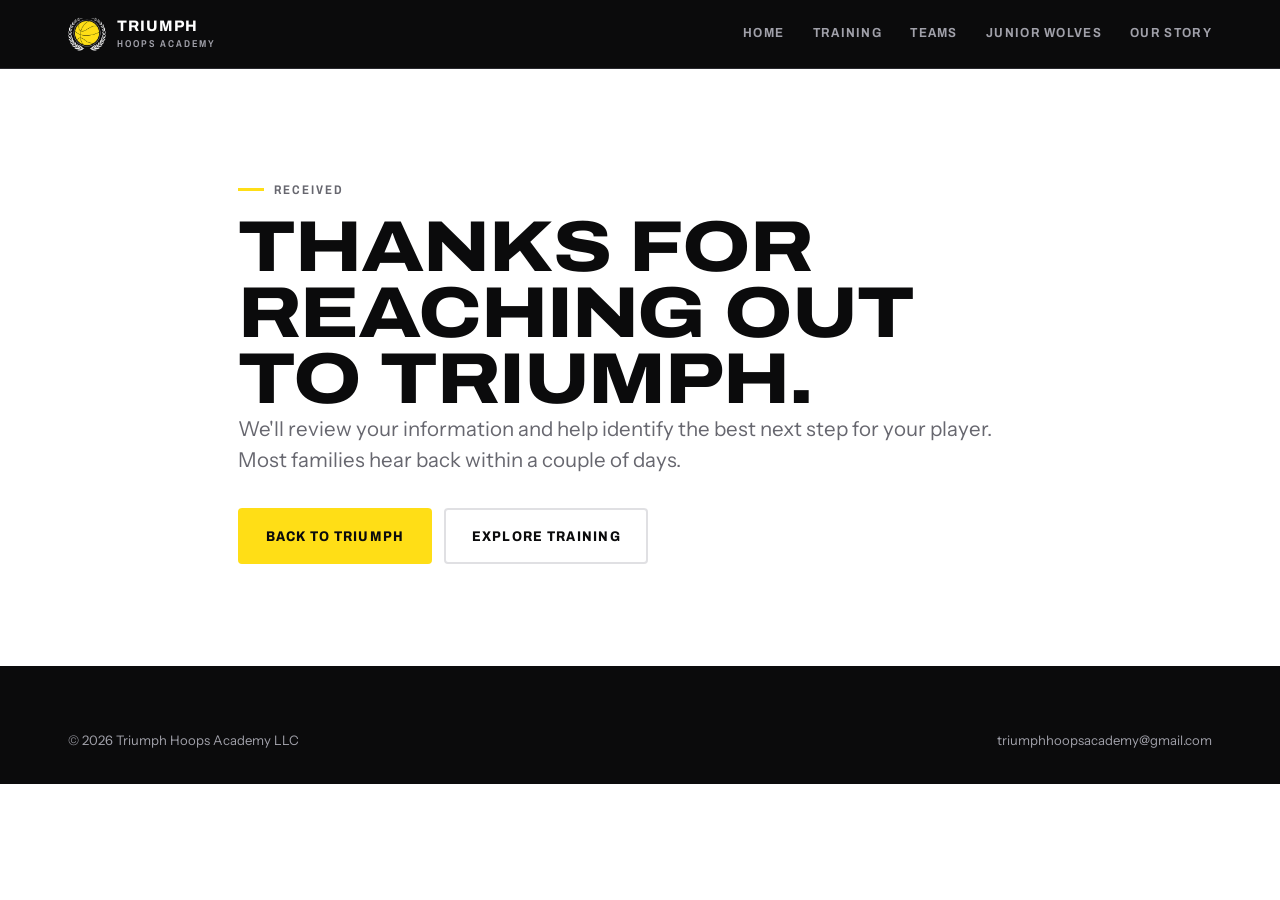
<file: thank-you.html>
<!DOCTYPE html>
<html lang="en">
<head>
<meta charset="utf-8">
<link rel="icon" href="assets/img/favicon-32.png" sizes="32x32" type="image/png">
<link rel="icon" href="assets/img/favicon-16.png" sizes="16x16" type="image/png">
<link rel="apple-touch-icon" href="assets/img/favicon-180.png">
<meta name="viewport" content="width=device-width, initial-scale=1">
<title>Thank You | Triumph Hoops Academy</title>
<meta name="robots" content="noindex">
<link rel="canonical" href="https://triumphhoopsacademy.com/thank-you">
<link rel="preconnect" href="https://fonts.googleapis.com">
<link rel="preconnect" href="https://fonts.gstatic.com" crossorigin>
<link href="https://fonts.googleapis.com/css2?family=Archivo:wdth,wght@62..125,100..900&family=Instrument+Sans:wght@400..700&display=swap" rel="stylesheet">
<link rel="stylesheet" href="assets/css/styles.css?v=20260929c">
</head>

<body>
<header class="site-header">
  <div class="container nav">
    <a class="brand" href="index.html">
      <span class="brand-mark"><img src="assets/img/triumph-icon-128.png" alt="" width="128" height="128"></span>
      <span class="brand-name">Triumph <span>Hoops Academy</span></span>
    </a>
    <nav class="nav-links" aria-label="Primary">
      <a href="index.html">Home</a>
      <a href="training.html">Training</a>
      <a href="teams.html">Teams</a>
      <a href="junior-wolves.html">Junior Wolves</a>
      <a href="our-story.html">Our Story</a>
    </nav>
  </div>
</header>

<main id="main" class="section">
  <div class="container container--narrow">
    <div id="ok">
      <p class="eyebrow">Received</p>
      <h1 class="h1">Thanks for reaching out to Triumph.</h1>
      <p class="lead">
        We'll review your information and help identify the best next step for your player.
        Most families hear back within a couple of days.
      </p>
    </div>

    <div id="err" hidden>
      <p class="eyebrow">Not sent</p>
      <h1 class="h1">That didn't go through.</h1>
      <p class="lead">
        Your information wasn't submitted. Please email
        <a href="mailto:triumphhoopsacademy@gmail.com">triumphhoopsacademy@gmail.com</a>
        with your player's name, age and grade and we'll pick it up there.
      </p>
    </div>

    <div class="btn-row">
      <a class="btn btn--primary" href="index.html">Back to Triumph</a>
      <a class="btn btn--ghost" href="training.html">Explore training</a>
    </div>
  </div>
</main>

<footer class="site-footer">
  <div class="container">
    <div class="footer-bottom" style="margin-top:0;border-top:0;padding-top:0">
      <p>&copy; <span id="year">2026</span> Triumph Hoops Academy LLC</p>
      <p><a href="mailto:triumphhoopsacademy@gmail.com">triumphhoopsacademy@gmail.com</a></p>
    </div>
  </div>
</footer>

<script src="assets/js/site-data.js?v=20260831a"></script>
<script src="assets/js/main.js?v=20260831a"></script>
<script>
  document.getElementById("year").textContent = new Date().getFullYear();
  if (new URLSearchParams(window.location.search).get("status") === "error") {
    document.getElementById("ok").hidden = true;
    document.getElementById("err").hidden = false;
  }
</script>
</body>
</html>
</file>
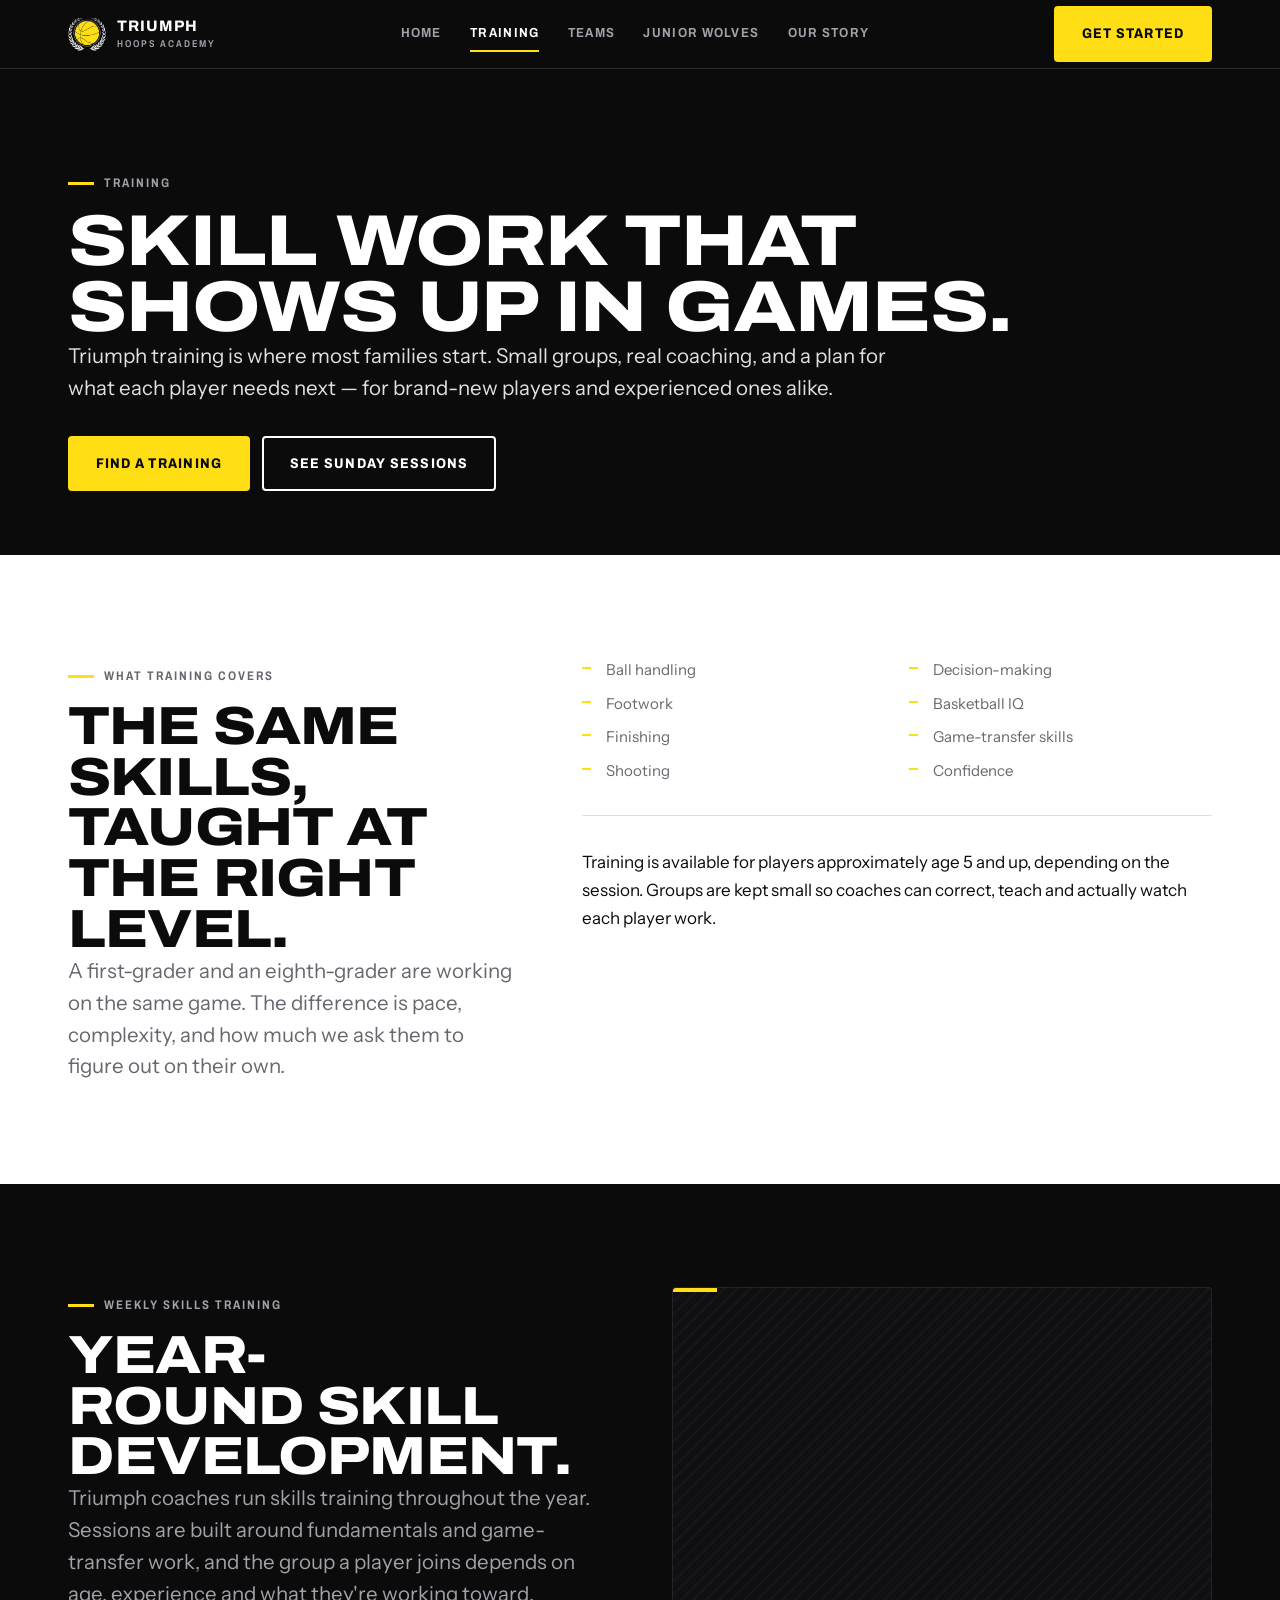
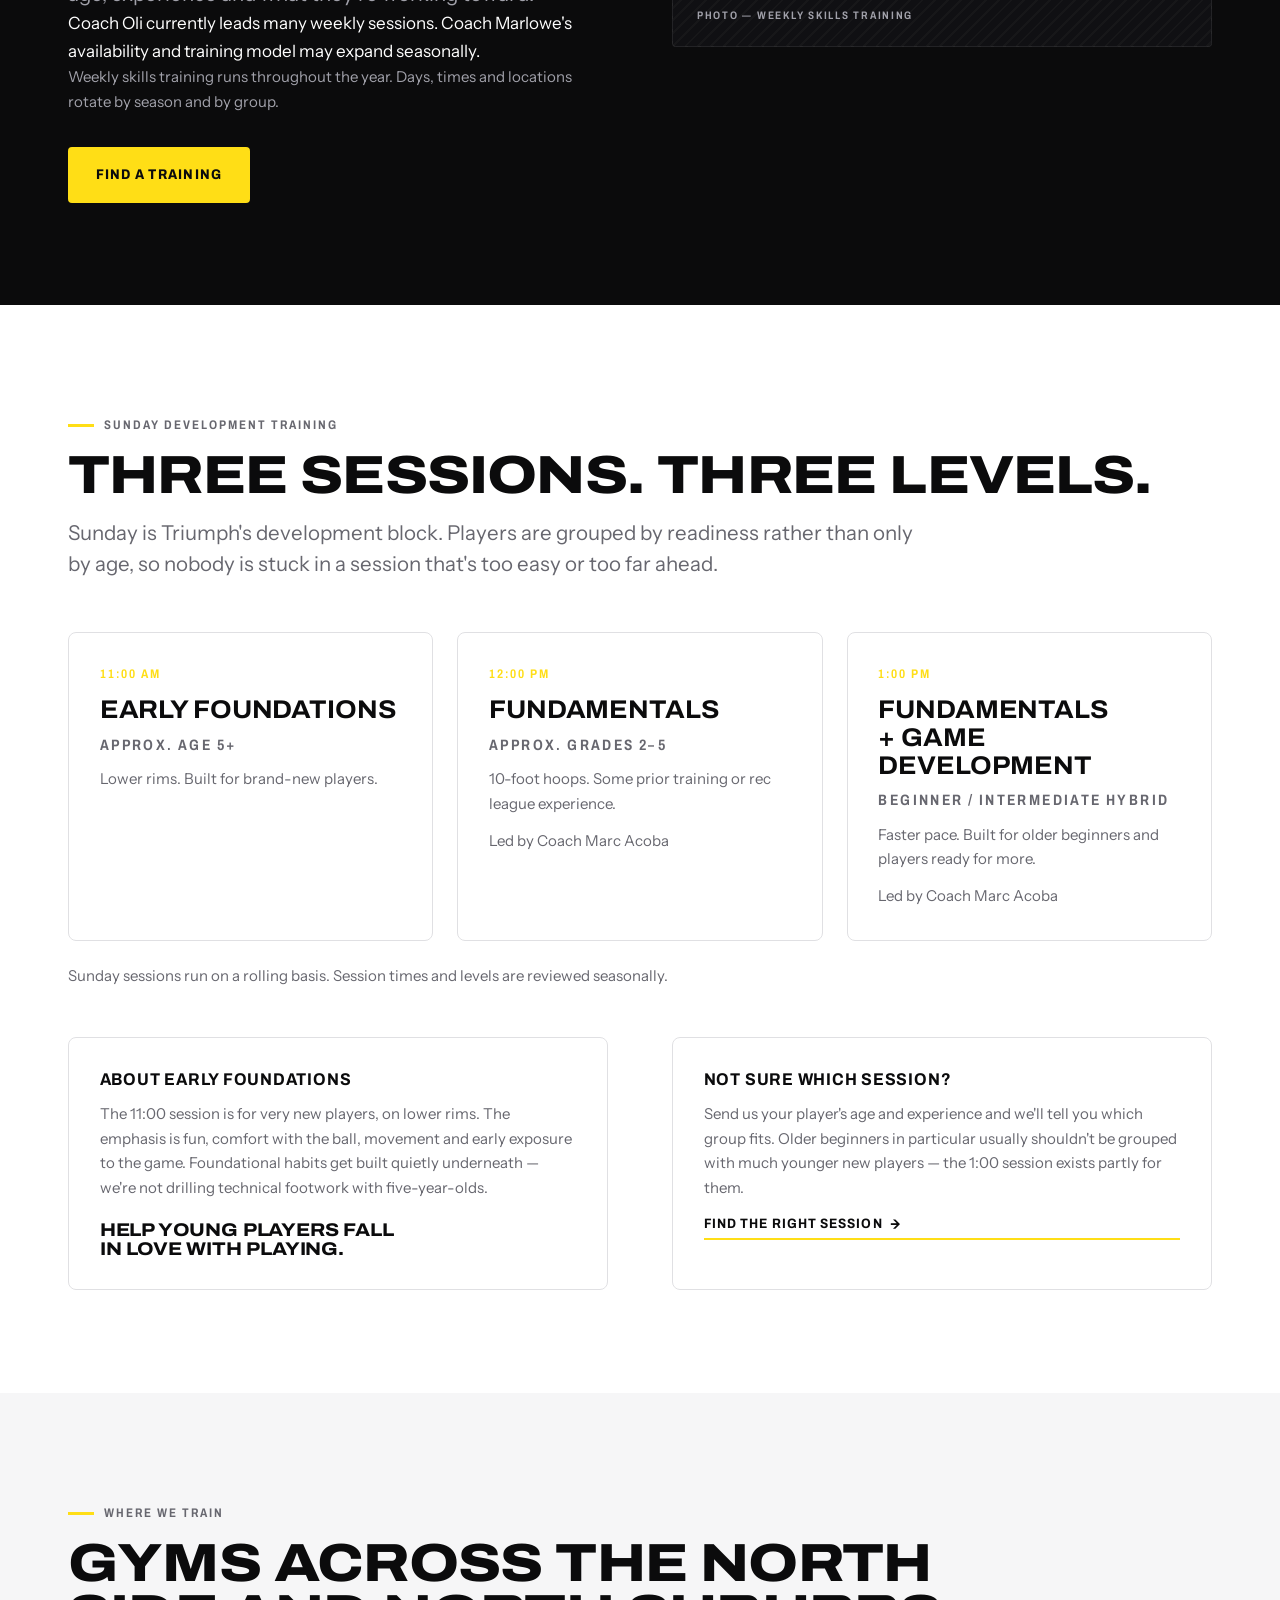
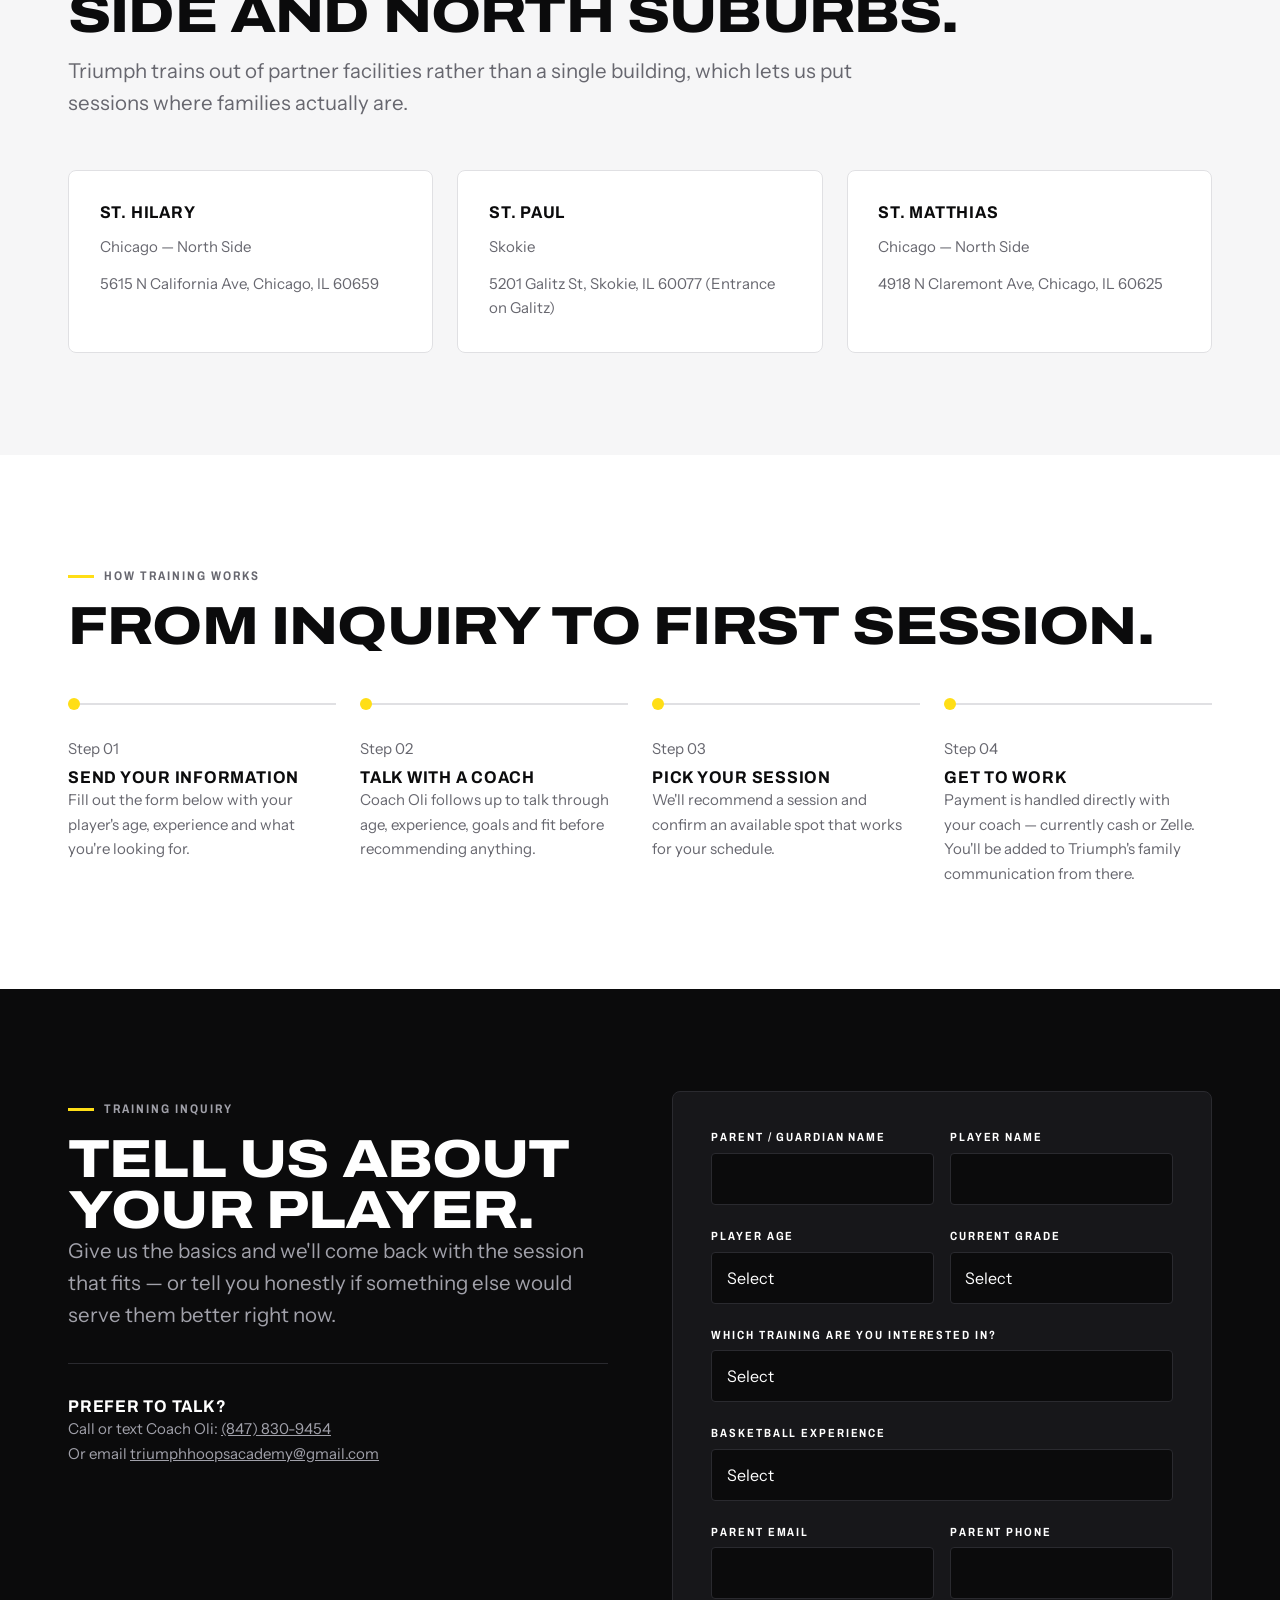
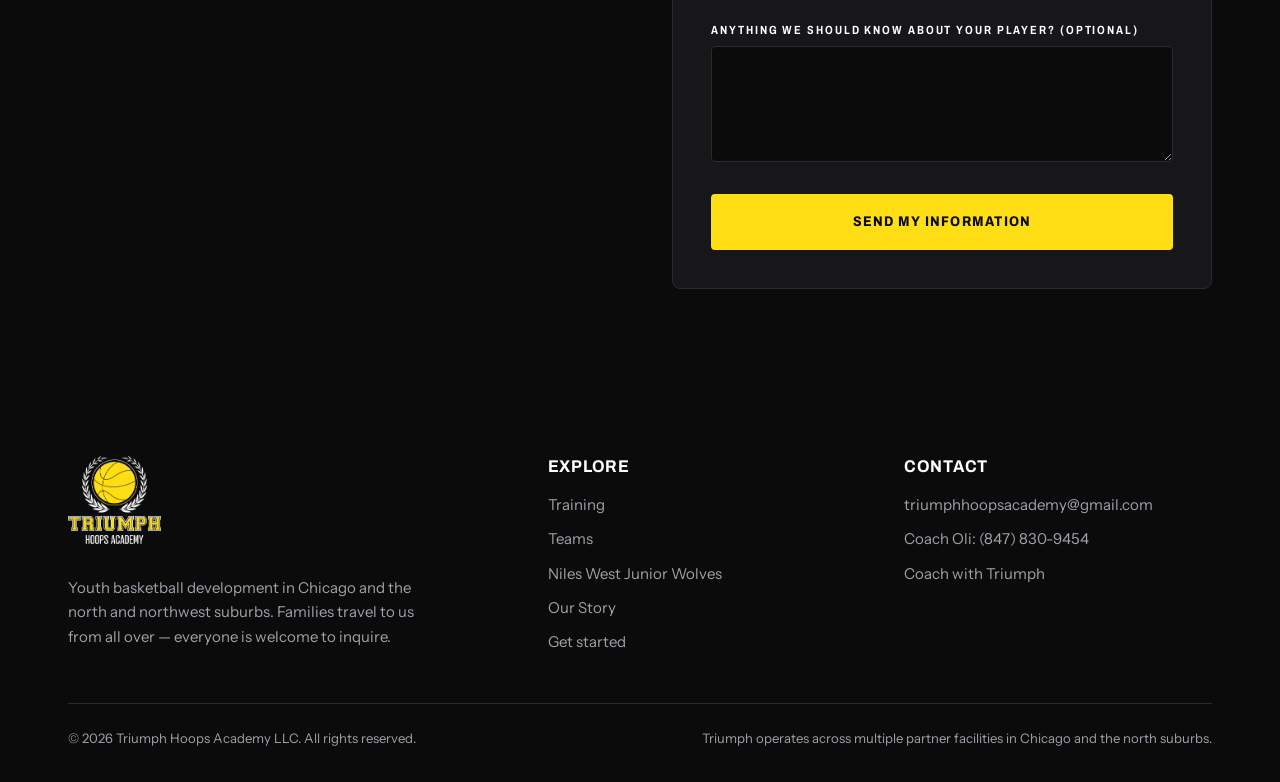
<file: training.html>
<!DOCTYPE html>
<html lang="en">
<head>
<meta charset="utf-8">
<link rel="icon" href="assets/img/favicon-32.png" sizes="32x32" type="image/png">
<link rel="icon" href="assets/img/favicon-16.png" sizes="16x16" type="image/png">
<link rel="apple-touch-icon" href="assets/img/favicon-180.png">
<meta name="viewport" content="width=device-width, initial-scale=1">
<title>Basketball Training | Triumph Hoops Academy — Chicago &amp; North Suburbs</title>
<meta name="description" content="Weekly skills training and Sunday development training for youth basketball players approximately age 5 and up, across Chicago's North Side and north suburbs.">
<link rel="canonical" href="https://triumphhoopsacademy.com/training">

<meta property="og:type" content="website">
<meta property="og:site_name" content="Triumph Hoops Academy">
<meta property="og:title" content="Basketball Training | Triumph Hoops Academy">
<meta property="og:description" content="Weekly skills training and Sunday development training for youth basketball players in Chicago and the north suburbs.">
<meta property="og:url" content="https://triumphhoopsacademy.com/training">
<!-- SOCIAL SHARE IMAGE: add a 1200x630 photo to /assets/img/og-image.jpg, then uncomment.
<meta property="og:image" content="https://triumphhoopsacademy.com/assets/img/og-image.jpg"> -->
<meta name="twitter:card" content="summary_large_image">

<link rel="preconnect" href="https://fonts.googleapis.com">
<link rel="preconnect" href="https://fonts.gstatic.com" crossorigin>
<link href="https://fonts.googleapis.com/css2?family=Archivo:wdth,wght@62..125,100..900&family=Instrument+Sans:wght@400..700&display=swap" rel="stylesheet">
<link rel="stylesheet" href="assets/css/styles.css?v=20260929c">
<script>document.documentElement.className += " js";</script>
</head>

<body>
<a class="skip-link" href="#main">Skip to main content</a>

<header class="site-header">
  <div class="container nav">
    <a class="brand" href="index.html">
      <span class="brand-mark"><img src="assets/img/triumph-icon-128.png" alt="" width="128" height="128"></span>
      <span class="brand-name">Triumph <span>Hoops Academy</span></span>
    </a>
    <nav class="nav-links" aria-label="Primary">
      <a href="index.html">Home</a>
      <a href="training.html" aria-current="page">Training</a>
      <a href="teams.html">Teams</a>
      <a href="junior-wolves.html">Junior Wolves</a>
      <a href="our-story.html">Our Story</a>
    </nav>
    <a class="btn btn--primary nav-cta" href="#training-inquiry">Get started</a>
    <button class="nav-toggle" type="button" aria-expanded="false" aria-controls="mobile-menu">
      Menu <span class="nav-toggle-bars" aria-hidden="true"><i></i><i></i><i></i></span>
    </button>
  </div>
  <div class="mobile-menu" id="mobile-menu">
    <div class="container">
      <a class="mobile-link" href="index.html">Home</a>
      <a class="mobile-link" href="training.html">Training</a>
      <a class="mobile-link" href="teams.html">Teams</a>
      <a class="mobile-link" href="junior-wolves.html">Junior Wolves</a>
      <a class="mobile-link" href="our-story.html">Our Story</a>
      <a class="btn btn--primary btn--block" href="#training-inquiry">Get started</a>
    </div>
  </div>
</header>

<main id="main">

  <!-- ============================ HERO ============================ -->
  <section class="page-hero">
    <div class="container">
      <p class="eyebrow">Training</p>
      <h1 class="h1">Skill work that<br>shows up in games.</h1>
      <p class="lead">
        Triumph training is where most families start. Small groups, real coaching, and a plan for
        what each player needs next — for brand-new players and experienced ones alike.
      </p>
      <div class="btn-row">
        <a class="btn btn--primary" href="#training-inquiry" data-set-source="weekly_training">Find a training</a>
        <a class="btn btn--outline" href="#sunday">See Sunday sessions</a>
      </div>
    </div>
  </section>

  <!-- ======================= WHAT PLAYERS WORK ON ======================= -->
  <section class="section">
    <div class="container split split--40-60">
      <div data-reveal>
        <p class="eyebrow">What training covers</p>
        <h2 class="h2">The same skills, taught at the right level.</h2>
        <p class="lead">
          A first-grader and an eighth-grader are working on the same game. The difference is pace,
          complexity, and how much we ask them to figure out on their own.
        </p>
      </div>

      <div data-reveal data-reveal-delay="80">
        <div class="grid grid--2">
          <ul class="ticks">
            <li>Ball handling</li>
            <li>Footwork</li>
            <li>Finishing</li>
            <li>Shooting</li>
          </ul>
          <ul class="ticks">
            <li>Decision-making</li>
            <li>Basketball IQ</li>
            <li>Game-transfer skills</li>
            <li>Confidence</li>
          </ul>
        </div>
        <hr class="rule">
        <p class="prose">
          Training is available for players approximately age 5 and up, depending on the session.
          Groups are kept small so coaches can correct, teach and actually watch each player work.
        </p>
      </div>
    </div>
  </section>

  <!-- ==================== WEEKLY SKILLS TRAINING ==================== -->
  <section class="section section--dark" id="weekly">
    <div class="container split">
      <div data-reveal>
        <p class="eyebrow">Weekly skills training</p>
        <h2 class="h2">Year-round skill development.</h2>
        <p class="lead">
          Triumph coaches run skills training throughout the year. Sessions are built around
          fundamentals and game-transfer work, and the group a player joins depends on age,
          experience and what they're working toward.
        </p>
        <!-- EDIT: current weekly training details come from assets/js/site-data.js -->
        <p class="prose"><span data-render="weekly-lead">Coach Oli currently leads many weekly sessions.</span>
          Coach Marlowe's availability and training model may expand seasonally.</p>
        <p class="small muted" data-render="weekly-note"></p>
        <div class="btn-row">
          <a class="btn btn--primary" href="#training-inquiry" data-set-source="weekly_training" data-source-label="Weekly skills training">Find a training</a>
        </div>
      </div>

      <div data-reveal data-reveal-delay="80">
        <!-- MEDIA SLOT: weekly training photo — players working in a small group. -->
        <div class="media-slot media-slot--3x2">
          <span class="label">Photo — weekly skills training</span>
        </div>
      </div>
    </div>
  </section>

  <!-- ================== SUNDAY DEVELOPMENT TRAINING ================== -->
  <section class="section" id="sunday">
    <div class="container">
      <div class="section-head" data-reveal>
        <p class="eyebrow">Sunday development training</p>
        <h2 class="h2">Three sessions. Three levels.</h2>
        <p class="lead">
          Sunday is Triumph's development block. Players are grouped by readiness rather than only
          by age, so nobody is stuck in a session that's too easy or too far ahead.
        </p>
      </div>

      <!-- EDIT: session times, levels and coaches are set in assets/js/site-data.js
           (trainingSchedule.sunday). Nothing on this page needs rewriting when they change. -->
      <div class="grid grid--3" data-render="sunday" data-reveal>
        <noscript><p>Session times are listed below — email triumphhoopsacademy@gmail.com for the current schedule.</p></noscript>
      </div>

      <p class="small muted" data-render="sunday-note" style="margin-top:1.5rem"></p>

      <div class="split" style="margin-top:3rem">
        <div class="card" data-reveal>
          <h3 class="h4">About Early Foundations</h3>
          <p>
            The 11:00 session is for very new players, on lower rims. The emphasis is fun, comfort
            with the ball, movement and early exposure to the game. Foundational habits get built
            quietly underneath — we're not drilling technical footwork with five-year-olds.
          </p>
          <p class="pull" style="font-size:1.15rem;margin-top:.5rem">Help young players fall in love with playing.</p>
        </div>
        <div class="card" data-reveal data-reveal-delay="80">
          <h3 class="h4">Not sure which session?</h3>
          <p>
            Send us your player's age and experience and we'll tell you which group fits. Older
            beginners in particular usually shouldn't be grouped with much younger new players —
            the 1:00 session exists partly for them.
          </p>
          <a class="link" href="#training-inquiry" data-set-source="sunday_training" data-source-label="Sunday development training">Find the right session</a>
        </div>
      </div>
    </div>
  </section>

  <!-- =========================== LOCATIONS =========================== -->
  <section class="section section--paper" id="locations">
    <div class="container">
      <div class="section-head" data-reveal>
        <p class="eyebrow">Where we train</p>
        <h2 class="h2">Gyms across the North Side and north suburbs.</h2>
        <p class="lead">
          Triumph trains out of partner facilities rather than a single building, which lets us put
          sessions where families actually are.
        </p>
      </div>

      <!-- EDIT: gyms and addresses live in assets/js/site-data.js (locations) -->
      <div class="grid grid--3" data-render="locations" data-reveal></div>
    </div>
  </section>

  <!-- ========================= HOW IT WORKS ========================= -->
  <section class="section">
    <div class="container">
      <div class="section-head" data-reveal>
        <p class="eyebrow">How training works</p>
        <h2 class="h2">From inquiry to first session.</h2>
      </div>

      <div class="rail">
        <div class="rail-step" data-reveal>
          <p class="card-index">Step 01</p>
          <h3 class="h4">Send your information</h3>
          <p>Fill out the form below with your player's age, experience and what you're looking for.</p>
        </div>
        <div class="rail-step" data-reveal data-reveal-delay="70">
          <p class="card-index">Step 02</p>
          <h3 class="h4">Talk with a coach</h3>
          <p>Coach Oli follows up to talk through age, experience, goals and fit before recommending anything.</p>
        </div>
        <div class="rail-step" data-reveal data-reveal-delay="140">
          <p class="card-index">Step 03</p>
          <h3 class="h4">Pick your session</h3>
          <p>We'll recommend a session and confirm an available spot that works for your schedule.</p>
        </div>
        <div class="rail-step" data-reveal data-reveal-delay="210">
          <p class="card-index">Step 04</p>
          <h3 class="h4">Get to work</h3>
          <p>Payment is handled directly with your coach — currently cash or Zelle. You'll be added to Triumph's family communication from there.</p>
        </div>
      </div>
    </div>
  </section>

  <!-- ========================= INQUIRY FORM ========================= -->
  <section class="section section--dark" id="training-inquiry">
    <div class="container split">
      <div data-reveal>
        <p class="eyebrow">Training inquiry</p>
        <h2 class="h2">Tell us about your player.</h2>
        <p class="lead">
          Give us the basics and we'll come back with the session that fits — or tell you honestly
          if something else would serve them better right now.
        </p>

        <hr class="rule">
        <p class="h4">Prefer to talk?</p>
        <p class="small muted">
          Call or text <span data-site="contactInfo.phoneContactName">Coach Oli</span>:
          <a data-phone-link><span data-phone-display>[COACH OLI PUBLIC PHONE]</span></a>
        </p>
        <p class="small muted">
          Or email <a href="mailto:triumphhoopsacademy@gmail.com">triumphhoopsacademy@gmail.com</a>
        </p>
      </div>

      <div class="form-wrap" data-reveal data-reveal-delay="80">
        <form id="form-training" data-inquiry action="/api/inquiry" method="post" novalidate
              data-success-heading="Thanks for reaching out to Triumph."
              data-success-body="We'll review your information and recommend the training session that fits your player.">
          <input type="hidden" name="source" value="weekly_training">
          <input type="hidden" name="page" value="Training page">
          <input type="hidden" name="form_started" value="">
          <div class="hp" aria-hidden="true">
            <label for="hp-company-2">Company</label>
            <input id="hp-company-2" name="hp_company" type="text" tabindex="-1" autocomplete="off">
          </div>

          <div class="field-row">
            <div class="field">
              <label class="label" for="tr-parent">Parent / guardian name</label>
              <input class="input" id="tr-parent" name="parent_name" type="text" autocomplete="name" required>
            </div>
            <div class="field">
              <label class="label" for="tr-player">Player name</label>
              <input class="input" id="tr-player" name="player_name" type="text" required>
            </div>
          </div>

          <div class="field-row">
            <div class="field">
              <label class="label" for="tr-age">Player age</label>
              <select class="select" id="tr-age" name="player_age"
                      data-canon="age" data-canon-program="triumph" required>
                <!--CANON:age:triumph--><option value="">Select</option><option value="4">4</option><option value="5">5</option><option value="6">6</option><option value="7">7</option><option value="8">8</option><option value="9">9</option><option value="10">10</option><option value="11">11</option><option value="12">12</option><option value="13">13</option><option value="14">14</option><option value="15">15</option><option value="16">16</option><option value="17">17</option><option value="18">18</option><option value="19">19</option><!--/CANON-->
              </select>
            </div>
            <div class="field">
              <label class="label" for="tr-grade">Current grade</label>
              <select class="select" id="tr-grade" name="player_grade"
                      data-canon="grade" data-canon-program="triumph" required>
                <!--CANON:grade:triumph--><option value="">Select</option><option value="PK">Not in school yet</option><option value="K">Kindergarten</option><option value="1">1st Grade</option><option value="2">2nd Grade</option><option value="3">3rd Grade</option><option value="4">4th Grade</option><option value="5">5th Grade</option><option value="6">6th Grade</option><option value="7">7th Grade</option><option value="8">8th Grade</option><option value="9">9th Grade</option><option value="10">10th Grade</option><option value="11">11th Grade</option><option value="12">12th Grade</option><!--/CANON-->
              </select>
            </div>
          </div>

          <div class="field">
            <label class="label" for="tr-interest">Which training are you interested in?</label>
            <select class="select" id="tr-interest" name="interest" data-canon="interest" data-canon-source="weekly_training" required><!--CANON:interest:weekly_training--><option value="">Select</option><option value="WEEKLY_TRAINING">Weekly skills training</option><option value="SUNDAY_TRAINING">Sunday development training</option><option value="NOT_SURE">Not sure — help me find the right fit</option><!--/CANON--></select>
          </div>

          <div class="field">
            <label class="label" for="tr-experience">Basketball experience</label>
            <select class="select" id="tr-experience" name="experience" data-canon="experience" data-canon-source="weekly_training" required><!--CANON:experience:weekly_training--><option value="">Select</option><option value="NEW_TO_BASKETBALL">New to basketball</option><option value="REC_LEAGUE">Park district / rec league</option><option value="SOME_TRAINING">Some skills training</option><option value="SCHOOL_TEAM_EXP">School team experience</option><option value="TRAVEL_AAU">Travel or AAU experience</option><!--/CANON--></select>
          </div>

          <div class="field-row">
            <div class="field">
              <label class="label" for="tr-email">Parent email</label>
              <input class="input" id="tr-email" name="parent_email" type="email" autocomplete="email" required>
            </div>
            <div class="field">
              <label class="label" for="tr-phone">Parent phone</label>
              <input class="input" id="tr-phone" name="parent_phone" type="tel" autocomplete="tel" required>
            </div>
          </div>

          <div class="field">
            <label class="label" for="tr-message">Anything we should know about your player? (optional)</label>
            <textarea class="textarea" id="tr-message" name="message" rows="3"></textarea>
          </div>

          <button class="btn btn--primary btn--block" type="submit">Send my information</button>
          <div class="form-status" aria-live="polite"></div>
        </form>
      </div>
    </div>
  </section>

</main>

<footer class="site-footer">
  <div class="container">
    <div class="footer-grid">
      <div>
        <a class="brand" href="index.html">
          <img class="footer-logo" src="assets/img/triumph-logo-full.png" alt="Triumph Hoops Academy" width="450" height="428">
        </a>
        <p class="small" style="margin-top:1rem;max-width:38ch">
          Youth basketball development in Chicago and the north and northwest suburbs.
          Families travel to us from all over — everyone is welcome to inquire.
        </p>
      </div>
      <div>
        <h2 class="h4 footer-heading">Explore</h2>
        <ul class="footer-links">
          <li><a href="training.html">Training</a></li>
          <li><a href="teams.html">Teams</a></li>
          <li><a href="junior-wolves.html">Niles West Junior Wolves</a></li>
          <li><a href="our-story.html">Our Story</a></li>
          <li><a href="index.html#get-started">Get started</a></li>
        </ul>
      </div>
      <div>
        <h2 class="h4 footer-heading">Contact</h2>
        <ul class="footer-links">
          <li><a href="mailto:triumphhoopsacademy@gmail.com">triumphhoopsacademy@gmail.com</a></li>
          <li>
            <span data-site="contactInfo.phoneContactName">Coach Oli</span>:
            <a data-phone-link><span data-phone-display>[COACH OLI PUBLIC PHONE]</span></a>
          </li>
          <li><a data-social="instagram" hidden>Instagram</a></li>
          <li><a href="teams.html#coach-with-triumph">Coach with Triumph</a></li>
        </ul>
      </div>
    </div>
    <div class="footer-bottom">
      <p>&copy; <span id="year">2026</span> Triumph Hoops Academy LLC. All rights reserved.</p>
      <p>Triumph operates across multiple partner facilities in Chicago and the north suburbs.</p>
    </div>
  </div>
</footer>

<script src="assets/js/site-data.js?v=20260831a"></script>
<script src="assets/js/main.js?v=20260831a"></script>
<script src="assets/js/canonical.js?v=20260930a"></script>
<script src="assets/js/forms.js?v=20260831a"></script>
<script>document.getElementById("year").textContent = new Date().getFullYear();</script>
</body>
</html>
</file>
<file: assets/css/styles.css>
/* ==========================================================================
   TRIUMPH HOOPS ACADEMY — GLOBAL DESIGN SYSTEM
   One stylesheet. Tokens first, then primitives, then components, then pages.
   Nothing here is hard-coded to a page; page sections reuse these primitives.
   ========================================================================== */

/* --------------------------------------------------------------------------
   1. DESIGN TOKENS
   -------------------------------------------------------------------------- */
:root {
  /* --- TRIUMPH BRAND ---------------------------------------------------- */
  /* TRIUMPH_YELLOW — sampled directly from the official logo file (triumph_logo_4in.png). */
  --triumph-yellow: #ffde16;
  --triumph-yellow-deep: #e0c200; /* hover / pressed states */
  --black: #0b0b0c;
  --black-raised: #17171a; /* cards + panels on dark sections */
  --black-line: #2a2a2f; /* hairlines on dark */
  --white: #ffffff;

  /* --- SUBTLE GRAY SCALE (secondary UI) --------------------------------- */
  --gray-50: #f6f6f7;
  --gray-100: #ededef;
  --gray-200: #e0e0e3;
  --gray-400: #a1a1aa;
  --gray-600: #67676f;
  --gray-800: #3a3a40;

  /* --- NILES WEST JUNIOR WOLVES ----------------------------------------- */
  /* NW_RED — TEMPORARY PLACEHOLDER. Official Niles West values are still
     being obtained. Replace this single value once confirmed. */
  --nw-red: #c8102e;
  --nw-red-deep: #99001f;
  /* Lightened tint used ONLY for small red type on black, where the crimson
     falls below WCAG AA (3.34:1). Rules, blocks and buttons keep --nw-red.
     When the official Niles West red is confirmed, set this to a lighter tint
     of it that clears 4.5:1 on #0b0b0c. */
  --nw-red-bright: #ff3b52;
  --nw-black: #0b0b0c;
  --nw-white: #ffffff;

  /* --- SEMANTIC ACCENT --------------------------------------------------
     Components read --accent, never a brand color directly. Junior Wolves
     sections re-map --accent to NW red via .theme-jw. */
  --accent: var(--triumph-yellow);
  --accent-deep: var(--triumph-yellow-deep);
  --accent-ink: var(--black); /* text color that sits ON the accent */

  /* --- SURFACES --------------------------------------------------------- */
  --bg: var(--white);
  --fg: var(--black);
  --fg-muted: var(--gray-600);
  --line: var(--gray-200);

  /* --- TYPE ------------------------------------------------------------- */
  --font-display: "Archivo", "Helvetica Neue", Arial, sans-serif;
  --font-body: "Instrument Sans", "Segoe UI", system-ui, -apple-system, sans-serif;

  --step-display: clamp(2rem, 8.4vw, 6.25rem);
  --step-hero-sub: clamp(1.05rem, 1.6vw, 1.3rem);
  --step-h2: clamp(1.8rem, 4.2vw, 3.35rem);
  --step-h3: clamp(1.3rem, 2vw, 1.65rem);
  --step-h4: 1.0625rem;
  --step-body: 1.0625rem;
  --step-small: 0.9375rem;
  --step-label: 0.78rem;

  /* --- SPACE ------------------------------------------------------------ */
  --sp-1: 0.25rem;
  --sp-2: 0.5rem;
  --sp-3: 0.75rem;
  --sp-4: 1rem;
  --sp-5: 1.5rem;
  --sp-6: 2rem;
  --sp-7: 3rem;
  --sp-8: 4rem;
  --sp-9: 6rem;
  --section-y: clamp(4rem, 8vw, 8rem);
  --gutter: clamp(1.25rem, 4vw, 3rem);
  --max: 1240px;
  --max-text: 62ch;

  /* --- SHAPE + MOTION --------------------------------------------------- */
  --radius: 4px;
  --radius-lg: 8px;
  --ease: cubic-bezier(0.22, 0.61, 0.36, 1);
  --dur: 220ms;
  --nav-h: 68px;
}

/* --------------------------------------------------------------------------
   2. RESET + BASE
   -------------------------------------------------------------------------- */
*,
*::before,
*::after { box-sizing: border-box; }

html {
  -webkit-text-size-adjust: 100%;
  scroll-behavior: smooth;
  scroll-padding-top: calc(var(--nav-h) + 1rem);
}
/* Pages with a sticky jump nav need a deeper offset so headings clear both bars. */
html:has(.jumpnav) { scroll-padding-top: calc(var(--nav-h) + 4.25rem); }

body {
  margin: 0;
  background: var(--bg);
  color: var(--fg);
  font-family: var(--font-body);
  font-size: var(--step-body);
  line-height: 1.65;
  -webkit-font-smoothing: antialiased;
  overflow-x: hidden;
}

img,
video,
svg { display: block; max-width: 100%; height: auto; }

h1, h2, h3, h4, p, ul, ol, figure, blockquote { margin: 0; }
ul, ol { padding: 0; list-style: none; }

a { color: inherit; }

button { font: inherit; color: inherit; }

:focus-visible {
  outline: 3px solid var(--accent);
  outline-offset: 3px;
  border-radius: 2px;
}

::selection { background: var(--accent); color: var(--accent-ink); }

.skip-link {
  position: absolute;
  left: var(--sp-4);
  top: -100px;
  z-index: 999;
  background: var(--black);
  color: var(--white);
  padding: 0.75rem 1.25rem;
  font-family: var(--font-display);
  font-size: 0.85rem;
  font-variation-settings: "wdth" 88, "wght" 700;
  letter-spacing: 0.08em;
  text-transform: uppercase;
  text-decoration: none;
  transition: top var(--dur) var(--ease);
}
.skip-link:focus { top: var(--sp-4); }

.visually-hidden {
  position: absolute !important;
  width: 1px; height: 1px;
  margin: -1px; padding: 0;
  overflow: hidden;
  clip: rect(0 0 0 0);
  white-space: nowrap;
  border: 0;
}

/* --------------------------------------------------------------------------
   3. TYPOGRAPHY PRIMITIVES
   Archivo is a variable font. Display type runs EXPANDED (wdth 118–125) like a
   jersey nameplate; labels and data run CONDENSED (wdth 78–86) like a stat
   sheet. Same family, two opposite voices — that contrast is the type system.
   -------------------------------------------------------------------------- */
.display,
.h1,
.h2,
.h3 {
  font-family: var(--font-display);
  text-transform: uppercase;
  line-height: 0.92;
  letter-spacing: -0.015em;
  text-wrap: balance;
}

.display {
  font-size: var(--step-display);
  font-variation-settings: "wdth" 120, "wght" 800;
}

.h1 {
  font-size: clamp(1.95rem, 6.4vw, 4.5rem);
  font-variation-settings: "wdth" 118, "wght" 800;
}

/* Expanded caps need to relax on narrow screens or long headlines overflow. */
@media (max-width: 680px) {
  .display { font-variation-settings: "wdth" 100, "wght" 800; letter-spacing: -0.02em; }
  .h1 { font-variation-settings: "wdth" 100, "wght" 800; letter-spacing: -0.02em; }
  .h2 { font-variation-settings: "wdth" 100, "wght" 800; }
  .h3 { font-variation-settings: "wdth" 98, "wght" 700; }
  .pull { font-variation-settings: "wdth" 100, "wght" 750; }
}

.h2 {
  font-size: var(--step-h2);
  font-variation-settings: "wdth" 116, "wght" 800;
  line-height: 0.95;
}

.h3 {
  font-size: var(--step-h3);
  font-variation-settings: "wdth" 106, "wght" 700;
  line-height: 1.08;
  letter-spacing: -0.005em;
}

.h4 {
  font-family: var(--font-display);
  font-size: var(--step-h4);
  font-variation-settings: "wdth" 92, "wght" 700;
  text-transform: uppercase;
  letter-spacing: 0.045em;
  line-height: 1.25;
}

/* Condensed caps — eyebrows, labels, meta, stat units */
.eyebrow,
.label,
.meta {
  font-family: var(--font-display);
  font-variation-settings: "wdth" 80, "wght" 650;
  text-transform: uppercase;
  letter-spacing: 0.16em;
  font-size: var(--step-label);
  line-height: 1.3;
}

.eyebrow {
  display: inline-flex;
  align-items: center;
  gap: 0.65rem;
  color: var(--fg-muted);
  margin-bottom: var(--sp-4);
}
.eyebrow::before {
  content: "";
  width: 26px;
  height: 3px;
  background: var(--accent);
  flex: none;
}

.lead {
  font-size: var(--step-hero-sub);
  line-height: 1.55;
  color: var(--fg-muted);
  max-width: var(--max-text);
}

.prose p { max-width: var(--max-text); }
.prose p + p { margin-top: var(--sp-4); }

.pull {
  font-family: var(--font-display);
  font-variation-settings: "wdth" 112, "wght" 750;
  text-transform: uppercase;
  font-size: clamp(1.5rem, 3.4vw, 2.6rem);
  line-height: 1.02;
  letter-spacing: -0.01em;
  text-wrap: balance;
}

.hl { color: var(--accent); }
.muted { color: var(--fg-muted); }
.small { font-size: var(--step-small); }
.tbd {
  font-family: var(--font-display);
  font-variation-settings: "wdth" 80, "wght" 650;
  text-transform: uppercase;
  letter-spacing: 0.14em;
  font-size: 0.72rem;
  color: var(--fg-muted);
  border: 1px solid var(--line);
  border-radius: 100px;
  padding: 0.25rem 0.7rem;
  display: inline-block;
  white-space: nowrap;
}

/* --------------------------------------------------------------------------
   4. LAYOUT PRIMITIVES
   -------------------------------------------------------------------------- */
.container {
  width: 100%;
  max-width: var(--max);
  margin-inline: auto;
  padding-inline: var(--gutter);
}
.container--narrow { max-width: 900px; }

.section { padding-block: var(--section-y); }
.section--tight { padding-block: clamp(2.5rem, 5vw, 4.5rem); }
.section--flush-top { padding-top: 0; }

.section--dark {
  background: var(--black);
  color: var(--white);
  --fg: var(--white);
  --fg-muted: var(--gray-400);
  --line: var(--black-line);
  --bg: var(--black);
}
.section--paper { background: var(--gray-50); }

.section-head { margin-bottom: clamp(2rem, 4vw, 3.5rem); }
.section-head .lead { margin-top: var(--sp-4); }

.split {
  display: grid;
  gap: clamp(2rem, 5vw, 4.5rem);
  align-items: start;
}
@media (min-width: 900px) {
  .split { grid-template-columns: 1fr 1fr; }
  .split--sticky-left > :first-child { position: sticky; top: calc(var(--nav-h) + 2rem); }
  .split--40-60 { grid-template-columns: 5fr 7fr; }
}

.grid {
  display: grid;
  gap: clamp(1rem, 2vw, 1.5rem);
  grid-template-columns: 1fr;
}
@media (min-width: 640px) { .grid--2, .grid--3, .grid--4 { grid-template-columns: repeat(2, 1fr); } }
@media (min-width: 980px) {
  .grid--3 { grid-template-columns: repeat(3, 1fr); }
  .grid--4 { grid-template-columns: repeat(4, 1fr); }
}

.stack > * + * { margin-top: var(--sp-4); }
.stack-lg > * + * { margin-top: var(--sp-6); }

.rule {
  border: 0;
  border-top: 1px solid var(--line);
  margin-block: var(--sp-6);
}

/* --------------------------------------------------------------------------
   5. BUTTONS
   -------------------------------------------------------------------------- */
.btn {
  display: inline-flex;
  align-items: center;
  justify-content: center;
  gap: 0.6rem;
  min-height: 52px;
  padding: 0.9rem 1.6rem;
  font-family: var(--font-display);
  font-size: 0.875rem;
  font-variation-settings: "wdth" 88, "wght" 750;
  text-transform: uppercase;
  letter-spacing: 0.09em;
  text-decoration: none;
  border: 2px solid transparent;
  border-radius: var(--radius);
  cursor: pointer;
  transition: background var(--dur) var(--ease), color var(--dur) var(--ease),
    border-color var(--dur) var(--ease), transform var(--dur) var(--ease);
}
.btn:active { transform: translateY(1px); }

.btn--primary {
  background: var(--accent);
  color: var(--accent-ink);
  border-color: var(--accent);
}
.btn--primary:hover { background: var(--accent-deep); border-color: var(--accent-deep); }

.btn--outline {
  background: transparent;
  color: var(--fg);
  border-color: currentColor;
}
.btn--outline:hover { background: var(--fg); color: var(--bg); }

.btn--ghost {
  background: transparent;
  color: var(--fg);
  border-color: var(--line);
}
.btn--ghost:hover { border-color: var(--fg); }

.btn--block { width: 100%; }
.btn[disabled], .btn[aria-disabled="true"] { opacity: 0.55; pointer-events: none; }

.btn-row {
  display: flex;
  flex-wrap: wrap;
  gap: var(--sp-3);
  margin-top: var(--sp-6);
}

/* Inline text link with an underline that grows on hover */
.link {
  display: inline-flex;
  align-items: center;
  gap: 0.45rem;
  font-family: var(--font-display);
  font-size: 0.85rem;
  font-variation-settings: "wdth" 88, "wght" 700;
  text-transform: uppercase;
  letter-spacing: 0.08em;
  text-decoration: none;
  color: var(--fg);
  padding-bottom: 3px;
  border-bottom: 2px solid var(--accent);
  transition: gap var(--dur) var(--ease);
}
.link:hover { gap: 0.85rem; }
.link::after { content: "→"; font-family: var(--font-body); }

/* A button that has to read as a quiet secondary choice inside a form step.
   It is a <button> because it performs an action, not a navigation. */
.linkbtn {
  appearance: none;
  background: none;
  border: 0;
  padding: 0;
  margin: 0;
  font: inherit;
  color: inherit;
  text-decoration: underline;
  text-underline-offset: 0.25em;
  cursor: pointer;
}
.linkbtn:hover { color: var(--fg); }

/* Several components set display on .field / .stack children, which would
   otherwise win over the hidden attribute. */
[hidden] { display: none !important; }

/* Matched-athlete confirm card. */
.cr-card {
  border: 1px solid var(--line, rgba(255,255,255,.18));
  border-left: 3px solid var(--accent, #c8102e);
  background: rgba(255,255,255,.035);
  padding: 1.25rem 1.25rem;
}
.cr-card .cr-name {
  font-family: var(--font-display);
  font-variation-settings: "wdth" 88, "wght" 800;
  font-size: 1.5rem;
  line-height: 1.1;
  text-transform: uppercase;
  margin: 0;
}
.cr-card .cr-meta { margin: .4rem 0 0; font-size: .9rem; opacity: .75; }
.cr-card .cr-session { margin: .9rem 0 0; font-size: .95rem; }

/* --------------------------------------------------------------------------
   6. HEADER / NAV
   -------------------------------------------------------------------------- */
.site-header {
  position: sticky;
  top: 0;
  z-index: 100;
  background: var(--black);
  color: var(--white);
  border-bottom: 1px solid var(--black-line);
  transition: box-shadow var(--dur) var(--ease);
}
.site-header.is-stuck { box-shadow: 0 10px 30px rgb(0 0 0 / 0.28); }

.nav {
  display: flex;
  align-items: center;
  justify-content: space-between;
  gap: var(--sp-5);
  min-height: var(--nav-h);
}

.brand {
  display: inline-flex;
  align-items: center;
  gap: 0.7rem;
  text-decoration: none;
  color: var(--white);
  flex: none;
}
/* Logo slot: an <img> now sits inside .brand-mark (see the LOGO SLOT comment
   in each page's header). This just controls sizing/fit, not appearance. */
.brand-mark {
  width: 38px;
  height: 38px;
  display: grid;
  place-items: center;
  flex: none;
}
.brand-mark img {
  width: 100%;
  height: 100%;
  object-fit: contain;
}
.brand-name {
  font-family: var(--font-display);
  font-size: 0.95rem;
  font-variation-settings: "wdth" 100, "wght" 750;
  text-transform: uppercase;
  letter-spacing: 0.06em;
  line-height: 1;
}
.brand-name span { display: block; font-size: 0.62rem; font-variation-settings: "wdth" 80, "wght" 600; letter-spacing: 0.2em; color: var(--gray-400); margin-top: 4px; }

.nav-links {
  display: none;
  align-items: center;
  gap: clamp(1rem, 2.2vw, 2rem);
}
.nav-links a {
  font-family: var(--font-display);
  font-size: 0.82rem;
  font-variation-settings: "wdth" 88, "wght" 650;
  text-transform: uppercase;
  letter-spacing: 0.1em;
  text-decoration: none;
  color: var(--gray-400);
  padding: 0.4rem 0;
  border-bottom: 2px solid transparent;
  transition: color var(--dur) var(--ease), border-color var(--dur) var(--ease);
}
.nav-links a:hover { color: var(--white); }
.nav-links a[aria-current="page"] { color: var(--white); border-bottom-color: var(--accent); }

.nav-cta { display: none; }

.nav-toggle {
  display: inline-flex;
  align-items: center;
  gap: 0.55rem;
  background: transparent;
  border: 1px solid var(--black-line);
  border-radius: var(--radius);
  color: var(--white);
  padding: 0.55rem 0.85rem;
  min-height: 44px;
  cursor: pointer;
  font-family: var(--font-display);
  font-size: 0.75rem;
  font-variation-settings: "wdth" 80, "wght" 650;
  text-transform: uppercase;
  letter-spacing: 0.14em;
}
.nav-toggle-bars { display: grid; gap: 4px; width: 18px; }
.nav-toggle-bars i { display: block; height: 2px; background: currentColor; transition: transform var(--dur) var(--ease), opacity var(--dur) var(--ease); }
.nav-toggle[aria-expanded="true"] .nav-toggle-bars i:nth-child(1) { transform: translateY(6px) rotate(45deg); }
.nav-toggle[aria-expanded="true"] .nav-toggle-bars i:nth-child(2) { opacity: 0; }
.nav-toggle[aria-expanded="true"] .nav-toggle-bars i:nth-child(3) { transform: translateY(-6px) rotate(-45deg); }

.mobile-menu {
  display: none;
  background: var(--black);
  border-top: 1px solid var(--black-line);
  padding: var(--sp-4) 0 var(--sp-6);
}
.mobile-menu.is-open { display: block; }
.mobile-menu a.mobile-link {
  display: block;
  padding: 0.95rem 0;
  border-bottom: 1px solid var(--black-line);
  text-decoration: none;
  color: var(--white);
  font-family: var(--font-display);
  font-size: 1.15rem;
  font-variation-settings: "wdth" 104, "wght" 750;
  text-transform: uppercase;
  letter-spacing: 0.02em;
}
.mobile-menu .btn { margin-top: var(--sp-5); }

@media (min-width: 1000px) {
  .nav-links { display: flex; }
  .nav-cta { display: inline-flex; }
  .nav-toggle { display: none; }
  .mobile-menu { display: none !important; }
}

/* --------------------------------------------------------------------------
   7. HERO
   -------------------------------------------------------------------------- */
.hero {
  position: relative;
  background: var(--black);
  color: var(--white);
  --fg: var(--white);
  --fg-muted: var(--gray-400);
  --line: var(--black-line);
  overflow: hidden;
}
.hero-media {
  position: absolute;
  inset: 0;
  z-index: 0;
}
.hero-media::after {
  content: "";
  position: absolute;
  inset: 0;
  background: linear-gradient(180deg, rgb(11 11 12 / 0.55) 0%, rgb(11 11 12 / 0.82) 55%, var(--black) 100%);
}
.hero-inner {
  position: relative;
  z-index: 1;
  padding-block: clamp(4.5rem, 12vw, 9rem) clamp(3rem, 6vw, 5rem);
}
.hero .display { max-width: 15ch; }
.hero .lead { margin-top: var(--sp-5); max-width: 52ch; color: var(--gray-200); }

/* Record line — a static stat row, set like a roster sheet, not a counter. */
.recordline {
  display: grid;
  grid-template-columns: repeat(2, 1fr);
  gap: 1px;
  background: var(--black-line);
  border-block: 1px solid var(--black-line);
  margin-top: clamp(3rem, 6vw, 4.5rem);
}
.recordline > div {
  background: var(--black);
  padding: var(--sp-5) var(--sp-4);
}
.recordline .stat-num {
  font-family: var(--font-display);
  font-size: clamp(2rem, 4.4vw, 3rem);
  font-variation-settings: "wdth" 122, "wght" 800;
  line-height: 1;
  color: var(--white);
}
.recordline .stat-num .hl { color: var(--accent); }
.recordline .label { display: block; margin-top: 0.55rem; color: var(--gray-400); font-size: 0.7rem; }
@media (min-width: 780px) { .recordline { grid-template-columns: repeat(4, 1fr); } }

/* Page hero for interior pages (no media) */
.page-hero {
  background: var(--black);
  color: var(--white);
  --fg: var(--white);
  --fg-muted: var(--gray-400);
  padding-block: clamp(3.5rem, 8vw, 6rem) clamp(2.5rem, 5vw, 4rem);
}
.page-hero .lead { color: var(--gray-200); }

/* --------------------------------------------------------------------------
   8. MEDIA SLOTS
   Intentional placeholders for real Triumph photography/video. They are
   designed to look deliberate if the site ships before assets land.
   Replace the whole element with <img>/<video> — keep the aspect class.
   -------------------------------------------------------------------------- */
.media-slot {
  position: relative;
  display: flex;
  align-items: flex-end;
  padding: var(--sp-5);
  background-color: #101013;
  background-image:
    repeating-linear-gradient(135deg, rgb(255 255 255 / 0.028) 0 2px, transparent 2px 9px);
  border: 1px solid rgb(255 255 255 / 0.08);
  border-radius: var(--radius);
  overflow: hidden;
  color: var(--gray-400);
}
.media-slot::before {
  content: "";
  position: absolute;
  left: 0; top: 0;
  width: 44px; height: 4px;
  background: var(--accent);
}
.media-slot .label { font-size: 0.68rem; color: var(--gray-400); }
.media-slot--hero { position: absolute; inset: 0; border: 0; border-radius: 0; padding: 0; }
.media-slot--hero::before { display: none; }
.media-slot--16x9 { aspect-ratio: 16 / 9; }
.media-slot--4x5 { aspect-ratio: 4 / 5; }
.media-slot--1x1 { aspect-ratio: 1 / 1; }
.media-slot--3x2 { aspect-ratio: 3 / 2; }

/* --------------------------------------------------------------------------
   9. CARDS
   -------------------------------------------------------------------------- */
.card {
  display: flex;
  flex-direction: column;
  gap: var(--sp-3);
  padding: clamp(1.35rem, 2.4vw, 2rem);
  background: var(--bg);
  border: 1px solid var(--line);
  border-radius: var(--radius-lg);
  height: 100%;
}
.section--dark .card { background: var(--black-raised); }
.card .h3 + p { color: var(--fg-muted); }
.card p { color: var(--fg-muted); font-size: var(--step-small); }
.card .card-index {
  font-family: var(--font-display);
  font-size: 0.78rem;
  font-variation-settings: "wdth" 80, "wght" 650;
  letter-spacing: 0.16em;
  color: var(--accent);
}

.card--path {
  position: relative;
  padding-top: clamp(1.6rem, 3vw, 2.25rem);
  border-top: 4px solid var(--accent);
  border-radius: 0 0 var(--radius-lg) var(--radius-lg);
  transition: transform var(--dur) var(--ease), border-color var(--dur) var(--ease);
}
.card--path:hover { transform: translateY(-3px); }
.card--path .link { margin-top: auto; align-self: flex-start; padding-top: var(--sp-4); }

/* Bullet list with a small accent tick */
.ticks li {
  position: relative;
  padding-left: 1.5rem;
  font-size: var(--step-small);
  color: var(--fg-muted);
}
.ticks li + li { margin-top: 0.55rem; }
.ticks li::before {
  content: "";
  position: absolute;
  left: 0;
  top: 0.62em;
  width: 9px;
  height: 2px;
  background: var(--accent);
}

/* Numbered variant — only for lists where the order is real information. */
.ticks--num { counter-reset: tick; }
.ticks--num li { padding-left: 2rem; }
.ticks--num li::before {
  counter-increment: tick;
  content: counter(tick, decimal-leading-zero);
  top: 0;
  width: auto;
  height: auto;
  background: none;
  color: var(--accent);
  font-family: var(--font-display);
  font-size: 0.72rem;
  font-variation-settings: "wdth" 80, "wght" 700;
  letter-spacing: 0.1em;
  line-height: 1.9;
}

/* Pull quotes keep full contrast and scale inside cards and tiers, where the
   surrounding paragraph rules would otherwise mute and shrink them. */
.card p.pull,
.tier p.pull,
.level p.pull {
  color: var(--fg);
  font-size: clamp(1.1rem, 1.6vw, 1.35rem);
}

/* --------------------------------------------------------------------------
   10. PATHWAY RAIL — the site's signature structural device.
   Used only where the content is genuinely sequential.
   -------------------------------------------------------------------------- */
.rail { display: grid; gap: 0; counter-reset: step; }
.rail-step {
  position: relative;
  padding: 0 0 var(--sp-6) var(--sp-6);
  border-left: 2px solid var(--line);
}
.rail-step:last-child { padding-bottom: 0; border-left-color: transparent; }
.rail-step::before {
  content: "";
  position: absolute;
  left: -7px;
  top: 4px;
  width: 12px;
  height: 12px;
  border-radius: 50%;
  background: var(--accent);
}
.rail-step .card-index { display: block; margin-bottom: 0.3rem; }
.rail-step p { color: var(--fg-muted); font-size: var(--step-small); max-width: 44ch; }

@media (min-width: 860px) {
  .rail { grid-template-columns: repeat(4, 1fr); gap: var(--sp-5); }
  .rail-step {
    padding: var(--sp-6) var(--sp-4) 0 0;
    border-left: 0;
    border-top: 2px solid var(--line);
  }
  .rail-step:last-child { border-top-color: var(--line); padding-bottom: 0; }
  .rail-step::before { left: 0; top: -7px; }
}

/* --------------------------------------------------------------------------
   11. FORMS
   -------------------------------------------------------------------------- */
.form-wrap {
  background: var(--bg);
  border: 1px solid var(--line);
  border-radius: var(--radius-lg);
  padding: clamp(1.35rem, 3vw, 2.5rem);
}
.section--dark .form-wrap { background: var(--black-raised); }

.field { display: block; margin-bottom: var(--sp-5); }
.field > .label {
  display: block;
  margin-bottom: 0.45rem;
  color: var(--fg);
  font-size: 0.74rem;
}
.field .hint { display: block; font-size: 0.82rem; color: var(--fg-muted); margin-top: 0.35rem; line-height: 1.45; }

.input,
.select,
.textarea {
  width: 100%;
  min-height: 52px;
  padding: 0.8rem 0.9rem;
  font-family: var(--font-body);
  font-size: 16px; /* prevents iOS zoom on focus */
  color: var(--fg);
  background: var(--bg);
  border: 1px solid var(--line);
  border-radius: var(--radius);
  transition: border-color var(--dur) var(--ease), box-shadow var(--dur) var(--ease);
  appearance: none;
}
.section--dark .input,
.section--dark .select,
.section--dark .textarea { background: var(--black); color: var(--white); }
.input:focus,
.select:focus,
.textarea:focus {
  outline: none;
  border-color: var(--accent);
  box-shadow: 0 0 0 3px color-mix(in srgb, var(--accent) 32%, transparent);
}
.textarea { min-height: 116px; resize: vertical; line-height: 1.55; }
.select {
  background-image: url("data:image/svg+xml,%3Csvg xmlns='http://www.w3.org/2000/svg' viewBox='0 0 12 8'%3E%3Cpath fill='%2367676f' d='M1 1l5 5 5-5'/%3E%3C/svg%3E");
  background-repeat: no-repeat;
  background-position: right 0.9rem center;
  background-size: 12px;
  padding-right: 2.4rem;
}
.input[aria-invalid="true"],
.select[aria-invalid="true"],
.textarea[aria-invalid="true"] { border-color: #d92d20; }

.field-error {
  display: none;
  margin-top: 0.4rem;
  font-size: 0.85rem;
  color: #d92d20;
  font-weight: 600;
}
.section--dark .field-error { color: #ff8577; }
.field-error.is-visible { display: block; }

.checkbox {
  display: flex;
  gap: 0.75rem;
  align-items: flex-start;
  font-size: var(--step-small);
  color: var(--fg-muted);
  line-height: 1.5;
  cursor: pointer;
}
.checkbox input {
  width: 22px;
  height: 22px;
  margin: 2px 0 0;
  flex: none;
  accent-color: var(--accent);
}

/* Honeypot — visually hidden from humans, present for bots */
.hp {
  position: absolute !important;
  left: -9999px;
  width: 1px;
  height: 1px;
  overflow: hidden;
}

.form-status { margin-top: var(--sp-4); font-size: var(--step-small); }
.form-status:empty { margin-top: 0; }
.form-status .ok,
.form-status .err {
  display: block;
  padding: 1rem 1.15rem;
  border-radius: var(--radius);
  border-left: 4px solid var(--accent);
  background: var(--gray-50);
  color: var(--fg);
}
.section--dark .form-status .ok,
.section--dark .form-status .err { background: rgb(255 255 255 / 0.06); }
.form-status .err { border-left-color: #d92d20; }

@media (min-width: 700px) {
  .field-row { display: grid; grid-template-columns: 1fr 1fr; gap: 0 var(--sp-4); }
}

/* --------------------------------------------------------------------------
   12. ACCORDION (FAQ)
   -------------------------------------------------------------------------- */
.accordion { border-top: 1px solid var(--line); }
.accordion-item { border-bottom: 1px solid var(--line); }
.accordion-trigger {
  width: 100%;
  display: flex;
  align-items: center;
  justify-content: space-between;
  gap: var(--sp-4);
  padding: 1.15rem 0;
  background: transparent;
  border: 0;
  text-align: left;
  cursor: pointer;
  font-family: var(--font-display);
  font-size: 1rem;
  font-variation-settings: "wdth" 94, "wght" 700;
  letter-spacing: 0.005em;
  line-height: 1.3;
  color: var(--fg);
}
.accordion-trigger:hover { color: var(--accent-deep); }
.section--dark .accordion-trigger:hover { color: var(--accent); }
.accordion-icon {
  position: relative;
  flex: none;
  width: 20px;
  height: 20px;
}
.accordion-icon::before,
.accordion-icon::after {
  content: "";
  position: absolute;
  background: var(--accent);
  transition: transform var(--dur) var(--ease), opacity var(--dur) var(--ease);
}
.accordion-icon::before { left: 0; top: 9px; width: 20px; height: 2px; }
.accordion-icon::after { left: 9px; top: 0; width: 2px; height: 20px; }
.accordion-trigger[aria-expanded="true"] .accordion-icon::after { transform: scaleY(0); }
.accordion-panel { display: none; padding: 0 0 1.35rem; }
.accordion-panel.is-open { display: block; }
.accordion-panel p { max-width: 68ch; color: var(--fg-muted); font-size: var(--step-small); }
.accordion-panel p + p { margin-top: var(--sp-3); }

/* --------------------------------------------------------------------------
   13. JUNIOR WOLVES THEME + PYRAMID
   .theme-jw only re-maps tokens. No component is redefined for Junior Wolves.
   -------------------------------------------------------------------------- */
.theme-jw {
  --accent: var(--nw-red);
  --accent-deep: var(--nw-red-deep);
  --accent-ink: var(--nw-white);
}

.jw-hero {
  background: var(--nw-black);
  color: var(--nw-white);
  --fg: var(--nw-white);
  --fg-muted: var(--gray-400);
  --line: var(--black-line);
  position: relative;
  overflow: hidden;
}
.jw-hero::before {
  /* Diagonal red field — Niles West athletic signage, not Triumph's language */
  content: "";
  position: absolute;
  inset: -20% -40% auto auto;
  width: 70%;
  height: 160%;
  background: linear-gradient(180deg, var(--nw-red) 0%, var(--nw-red-deep) 100%);
  transform: skewX(-14deg);
  opacity: 0.16;
}
.jw-lockup {
  display: inline-flex;
  align-items: center;
  gap: 0.9rem;
  padding: 0.5rem 0.5rem 0.5rem 0;
  margin-bottom: var(--sp-5);
}
/* Logo slot: replace .jw-mark with the final Junior Wolves logo <img>. */
.jw-mark {
  width: 54px;
  height: 54px;
  flex: none;
  display: grid;
  place-items: center;
  border: 2px solid var(--nw-red);
  border-radius: 4px;
  font-family: var(--font-display);
  font-size: 1.1rem;
  font-variation-settings: "wdth" 78, "wght" 800;
  letter-spacing: 0.02em;
  color: var(--nw-white);
}
.jw-lockup-text .h4 { color: var(--nw-white); }
.jw-lockup-text .label { display: block; color: var(--gray-400); font-size: 0.66rem; margin-top: 4px; }

/* Sticky jump nav */
.jumpnav {
  position: sticky;
  top: var(--nav-h);
  z-index: 90;
  background: var(--nw-black);
  border-bottom: 1px solid var(--black-line);
  overflow-x: auto;
  overscroll-behavior-x: contain;
  scrollbar-width: none;
}
.jumpnav::-webkit-scrollbar { display: none; }
.jumpnav ul {
  display: flex;
  gap: 0;
  min-width: max-content;
  padding-inline: var(--gutter);
  margin-inline: auto;
  max-width: var(--max);
}
.jumpnav a {
  display: block;
  padding: 0.95rem 0.95rem;
  font-family: var(--font-display);
  font-size: 0.74rem;
  font-variation-settings: "wdth" 80, "wght" 650;
  text-transform: uppercase;
  letter-spacing: 0.14em;
  color: var(--gray-400);
  text-decoration: none;
  border-bottom: 3px solid transparent;
  white-space: nowrap;
}
.jumpnav a:hover { color: var(--nw-white); }
.jumpnav a.is-active { color: var(--nw-white); border-bottom-color: var(--nw-red); }

/* The pyramid: bar width encodes how wide the pipeline is at each stage.
   Widest at 3rd–4th (recruit + retain), narrowest at high school (selection). */
.pyramid { display: grid; gap: var(--sp-3); }
.tier {
  display: grid;
  gap: var(--sp-3);
  padding: clamp(1.15rem, 2.2vw, 1.75rem);
  border: 1px solid var(--line);
  border-left: 5px solid var(--accent);
  border-radius: var(--radius);
  background: var(--bg);
  width: 100%;
}
.section--dark .tier { background: var(--black-raised); }
.tier-head { display: flex; flex-wrap: wrap; align-items: baseline; gap: 0.5rem 1rem; }
.tier-head .h3 { margin-right: auto; }
.tier-flow {
  font-family: var(--font-display);
  font-size: 0.72rem;
  font-variation-settings: "wdth" 80, "wght" 650;
  text-transform: uppercase;
  letter-spacing: 0.16em;
  color: var(--accent);
}
.tier p { color: var(--fg-muted); font-size: var(--step-small); max-width: 70ch; }
@media (min-width: 900px) {
  .pyramid { justify-items: center; }
  .tier--1 { width: 100%; }
  .tier--2 { width: 88%; }
  .tier--3 { width: 76%; }
  .tier--4 { width: 64%; }
}

/* Team structure levels */
.level {
  display: grid;
  gap: var(--sp-3);
  padding: clamp(1.25rem, 2.4vw, 1.85rem);
  border: 1px solid var(--line);
  border-radius: var(--radius-lg);
  background: var(--bg);
  height: 100%;
}
.section--dark .level { background: var(--black-raised); }
.level-tag {
  display: inline-block;
  align-self: flex-start;
  padding: 0.3rem 0.65rem;
  border-radius: 3px;
  background: var(--accent);
  color: var(--accent-ink);
  font-family: var(--font-display);
  font-size: 0.68rem;
  font-variation-settings: "wdth" 80, "wght" 700;
  text-transform: uppercase;
  letter-spacing: 0.14em;
}

/* Season / detail table */
.spec-list { border-top: 1px solid var(--line); }
.spec-list > div {
  display: grid;
  gap: 0.15rem 1.5rem;
  padding: 0.95rem 0;
  border-bottom: 1px solid var(--line);
}
.spec-list dt { font-family: var(--font-display); font-size: 0.74rem; font-variation-settings: "wdth" 80, "wght" 650; text-transform: uppercase; letter-spacing: 0.14em; color: var(--fg-muted); }
.spec-list dd { margin: 0; font-size: var(--step-small); }
@media (min-width: 620px) {
  .spec-list > div { grid-template-columns: 220px 1fr; align-items: baseline; }
}

/* --------------------------------------------------------------------------
   14. STAFF
   -------------------------------------------------------------------------- */
.staff-card { display: grid; gap: var(--sp-3); }
.staff-card .h4 { margin-top: var(--sp-2); }
.staff-role { font-size: 0.85rem; color: var(--fg-muted); }

/* --------------------------------------------------------------------------
   15. CTA BAND + FOOTER
   -------------------------------------------------------------------------- */
.cta-band {
  background: var(--accent);
  color: var(--accent-ink);
  --fg: var(--accent-ink);
  --line: color-mix(in srgb, var(--accent-ink) 20%, transparent);
}
.cta-band .btn--outline { border-color: var(--accent-ink); color: var(--accent-ink); }
.cta-band .btn--outline:hover { background: var(--accent-ink); color: var(--accent); }
.cta-band .btn--primary { background: var(--accent-ink); color: var(--accent); border-color: var(--accent-ink); }
.cta-band .btn--primary:hover { background: color-mix(in srgb, var(--accent-ink) 85%, #fff); }
.cta-band .lead { color: color-mix(in srgb, var(--accent-ink) 78%, transparent); }

/* Footer uses the full badge logo (icon + wordmark) since there's room for it. */
.footer-logo { display: block; height: 88px; width: auto; margin-bottom: var(--sp-4); }

.site-footer {
  background: var(--black);
  color: var(--gray-400);
  --fg: var(--white);
  --line: var(--black-line);
  padding-block: var(--sp-8) var(--sp-6);
  font-size: var(--step-small);
}
.footer-grid { display: grid; gap: var(--sp-6); }
@media (min-width: 800px) { .footer-grid { grid-template-columns: 1.4fr 1fr 1fr; gap: var(--sp-7); } }
.site-footer a { color: var(--gray-400); text-decoration: none; }
.site-footer a:hover { color: var(--white); text-decoration: underline; text-underline-offset: 3px; }
.footer-heading { color: var(--white); margin-bottom: var(--sp-4); }
.footer-links li + li { margin-top: 0.6rem; }
.footer-bottom {
  margin-top: var(--sp-7);
  padding-top: var(--sp-5);
  border-top: 1px solid var(--black-line);
  display: flex;
  flex-wrap: wrap;
  gap: var(--sp-3) var(--sp-5);
  justify-content: space-between;
  font-size: 0.82rem;
}

/* --------------------------------------------------------------------------
   16. MOTION — reveals are progressive enhancement, added by JS only.
   -------------------------------------------------------------------------- */
.js [data-reveal] {
  opacity: 0;
  transform: translateY(14px);
  transition: opacity 620ms var(--ease), transform 620ms var(--ease);
  will-change: opacity, transform;
}
.js [data-reveal].is-in { opacity: 1; transform: none; }

@media (prefers-reduced-motion: reduce) {
  html { scroll-behavior: auto; }
  *,
  *::before,
  *::after {
    animation-duration: 0.01ms !important;
    animation-iteration-count: 1 !important;
    transition-duration: 0.01ms !important;
    scroll-behavior: auto !important;
  }
  [data-reveal] { opacity: 1 !important; transform: none !important; }
}

/* --------------------------------------------------------------------------
   17. PRINT
   -------------------------------------------------------------------------- */
@media print {
  .site-header, .jumpnav, .cta-band, .site-footer, .media-slot { display: none !important; }
  .accordion-panel { display: block !important; }
  body { color: #000; background: #fff; }
}

/* --------------------------------------------------------------------------
   17. JUNIOR WOLVES — FALL CAMPAIGN COMPONENTS
   Added for the 2026–27 "The Wolf Way Starts Here" campaign. Everything here
   reads the same tokens as the rest of the system; inside .theme-jw that means
   --accent is Niles West red. Mobile-first: every block is a single column
   until it has room to be otherwise.
   -------------------------------------------------------------------------- */

/* --- Hero -------------------------------------------------------------- */
.jw-hero-inner {
  position: relative;
  z-index: 1;
  padding-block: clamp(2.5rem, 6vw, 5rem);
  display: grid;
  gap: clamp(2rem, 4vw, 3.5rem);
}
.jw-hero .jw-season { display: flex; width: max-content; max-width: 100%; color: var(--nw-white); margin-bottom: var(--sp-3); }
.jw-hero .display { margin-top: var(--sp-2); }
.jw-hero-lead { margin-top: var(--sp-5); max-width: 46ch; color: var(--gray-400); }
.jw-hero .btn-row { margin-top: var(--sp-6); }

/* Logo slot can hold the real Junior Wolves file once it exists. */
.jw-mark img { width: 100%; height: 100%; object-fit: contain; }
.jw-mark.has-logo { border: 0; width: auto; height: 56px; }
.jw-mark.has-logo img { width: auto; height: 56px; }

.badge-row {
  display: flex;
  flex-wrap: wrap;
  gap: var(--sp-2);
  margin-top: var(--sp-5);
}
.badge-row li {
  font-family: var(--font-display);
  font-size: 0.7rem;
  font-variation-settings: "wdth" 80, "wght" 650;
  text-transform: uppercase;
  letter-spacing: 0.14em;
  padding: 0.4rem 0.75rem;
  border: 1px solid var(--black-line);
  border-left: 3px solid var(--nw-red);
  border-radius: 3px;
  color: var(--nw-white);
}

.jw-hero-media { margin: 0; }
.jw-hero-media img {
  width: 100%;
  border-radius: var(--radius);
  aspect-ratio: 4 / 5;
  object-fit: cover;
  border-bottom: 4px solid var(--nw-red);
}
@media (min-width: 900px) {
  .jw-hero.has-media .jw-hero-inner {
    grid-template-columns: 7fr 5fr;
    align-items: center;
  }
}

/* --- Fall dates at a glance -------------------------------------------- */
.jw-keydates {
  background: var(--nw-black);
  color: var(--nw-white);
  --fg: var(--nw-white);
  --fg-muted: var(--gray-400);
  --line: var(--black-line);
  border-top: 3px solid var(--nw-red);
  border-bottom: 1px solid var(--black-line);
}
.keydates {
  display: grid;
  gap: 0;
}
.keydate {
  padding: 1.35rem 0;
  border-bottom: 1px solid var(--black-line);
}
.keydate:last-child { border-bottom: 0; }
.keydate-tag {
  font-family: var(--font-display);
  font-size: 0.66rem;
  font-variation-settings: "wdth" 80, "wght" 700;
  text-transform: uppercase;
  letter-spacing: 0.18em;
  color: var(--nw-red-bright);
}
.keydate-date {
  font-family: var(--font-display);
  font-size: clamp(1.3rem, 3.6vw, 1.6rem);
  font-variation-settings: "wdth" 90, "wght" 800;
  text-transform: uppercase;
  line-height: 1.05;
  text-wrap: balance;
  letter-spacing: -0.005em;
  margin-top: 0.35rem;
}
.keydate-title {
  font-size: var(--step-small);
  line-height: 1.35;
  margin-top: 0.3rem;
}
.keydate-meta {
  font-family: var(--font-display);
  font-size: 0.7rem;
  font-variation-settings: "wdth" 80, "wght" 600;
  text-transform: uppercase;
  letter-spacing: 0.14em;
  color: var(--gray-400);
  margin-top: 0.4rem;
}
.keydate-link {
  display: inline-flex;
  align-items: center;
  gap: 0.4rem;
  margin-top: 0.55rem;
  font-family: var(--font-display);
  font-size: 0.72rem;
  font-variation-settings: "wdth" 84, "wght" 700;
  text-transform: uppercase;
  letter-spacing: 0.12em;
  text-decoration: none;
  color: var(--nw-white);
  border-bottom: 2px solid var(--nw-red);
  padding: 0.5rem 0 0.35rem;
  min-height: 34px;
  transition: gap var(--dur) var(--ease), color var(--dur) var(--ease),
    border-color var(--dur) var(--ease);
}
/* Arrow, not a browser underline. Matches the .link component elsewhere. */
.keydate-link::after { content: "\2192"; font-family: var(--font-body); font-size: 0.95em; }
.keydate-link:hover { color: var(--nw-red-bright); gap: 0.7rem; border-bottom-color: var(--nw-red-bright); }
.keydate-link:focus-visible { outline: 3px solid var(--nw-red-bright); outline-offset: 4px; }
@media (min-width: 780px) {
  /* Count-agnostic: the rail holds three dates in a full season and fewer as
     events pass. A hardcoded repeat(3) left an empty column behind each
     retired date. */
  .keydates { grid-template-columns: repeat(auto-fit, minmax(220px, 1fr)); gap: 0 clamp(1.5rem, 3vw, 2.5rem); }
  .keydate { border-bottom: 0; border-left: 1px solid var(--black-line); padding: 1.75rem 0 1.75rem clamp(1.25rem, 2vw, 1.75rem); }
  .keydate:first-child { border-left: 0; padding-left: 0; }
}

/* --- Event cards (town hall / tryout registration) ---------------------- */
.eventgrid {
  display: grid;
  gap: clamp(1rem, 2vw, 1.5rem);
}
@media (min-width: 900px) {
  .eventgrid { grid-template-columns: 7fr 5fr; align-items: start; }
  /* When an event has passed and its card is retired, the grid would leave a
     hole where the second column used to be. Cap the survivor instead so the
     section still reads as composed rather than half-empty. */
  .eventgrid--single { grid-template-columns: minmax(0, 44rem); }
}
.eventcard {
  display: flex;
  flex-direction: column;
  gap: var(--sp-4);
  padding: clamp(1.35rem, 3vw, 2.25rem);
  background: var(--black-raised);
  border: 1px solid var(--black-line);
  border-top: 4px solid var(--nw-red);
  border-radius: var(--radius);
  height: 100%;
}
.eventcard p { color: var(--fg-muted); font-size: var(--step-small); }
.eventcard .h3 { color: var(--nw-white); }
.eventcard-tag {
  font-family: var(--font-display);
  font-size: 0.68rem;
  font-variation-settings: "wdth" 80, "wght" 700;
  text-transform: uppercase;
  letter-spacing: 0.18em;
  color: var(--nw-red-bright) !important;
  margin-bottom: -0.35rem;
}
.eventcard--lead .h3 { font-size: clamp(1.5rem, 4.4vw, 2.35rem); }

.eventmeta { display: grid; gap: 0; border-top: 1px solid var(--black-line); }
.eventmeta > div {
  display: grid;
  grid-template-columns: 5.5rem 1fr;
  gap: 0.25rem 1rem;
  padding: 0.7rem 0;
  border-bottom: 1px solid var(--black-line);
}
.eventmeta dt {
  font-family: var(--font-display);
  font-size: 0.68rem;
  font-variation-settings: "wdth" 80, "wght" 650;
  text-transform: uppercase;
  letter-spacing: 0.14em;
  color: var(--gray-400);
  align-self: center;
}
.eventmeta dd {
  margin: 0;
  font-family: var(--font-display);
  font-size: 0.95rem;
  font-variation-settings: "wdth" 90, "wght" 700;
  text-transform: uppercase;
  letter-spacing: 0.01em;
  line-height: 1.2;
  color: var(--nw-white);
}
.eventcard-action {
  margin-top: auto;
  display: grid;
  gap: var(--sp-3);
  justify-items: start;
}
.eventcard-action .btn { width: 100%; }

/* Deliberate "not live yet" state — never a fake link. */
.statechip {
  display: inline-flex;
  align-items: center;
  gap: 0.5rem;
  font-family: var(--font-display);
  font-size: 0.7rem;
  font-variation-settings: "wdth" 80, "wght" 700;
  text-transform: uppercase;
  letter-spacing: 0.14em;
  padding: 0.45rem 0.8rem;
  border: 1px dashed var(--gray-600);
  border-radius: 100px;
  color: var(--gray-400);
}
.statechip::before {
  content: "";
  width: 7px;
  height: 7px;
  border-radius: 50%;
  background: var(--gray-600);
  flex: none;
}
.statechip--accent {
  border-style: solid;
  border-color: var(--nw-red);
  color: var(--nw-white);
}
.statechip--accent::before { background: var(--nw-red); }

/* --- Small inline chips ------------------------------------------------- */
.chipline { margin-top: var(--sp-3); }
.chip {
  display: inline-block;
  font-family: var(--font-display);
  font-size: 0.7rem;
  font-variation-settings: "wdth" 80, "wght" 700;
  text-transform: uppercase;
  letter-spacing: 0.14em;
  padding: 0.4rem 0.8rem;
  border-radius: 3px;
  background: var(--accent);
  color: var(--accent-ink);
}
.chip--muted {
  background: transparent;
  border: 1px solid var(--line);
  color: var(--fg-muted);
}

/* --- Fall Open Skills Clinics ------------------------------------------ */
.clinic-grid {
  display: grid;
  gap: clamp(0.85rem, 2vw, 1.25rem);
  counter-reset: clinic;
}
@media (min-width: 760px) { .clinic-grid { grid-template-columns: repeat(3, 1fr); } }
.clinic-card {
  padding: clamp(1.25rem, 2.6vw, 1.85rem);
  border: 1px solid var(--line);
  border-top: 4px solid var(--accent);
  border-radius: var(--radius);
  background: var(--bg);
}
.clinic-index {
  font-family: var(--font-display);
  font-size: 0.68rem;
  font-variation-settings: "wdth" 80, "wght" 700;
  text-transform: uppercase;
  letter-spacing: 0.18em;
  color: var(--accent);
}
.clinic-day {
  font-family: var(--font-display);
  font-size: 0.78rem;
  font-variation-settings: "wdth" 82, "wght" 650;
  text-transform: uppercase;
  letter-spacing: 0.16em;
  color: var(--fg-muted);
  margin-top: 0.9rem;
}
.clinic-date {
  font-family: var(--font-display);
  font-size: clamp(1.75rem, 5.2vw, 2.4rem);
  font-variation-settings: "wdth" 96, "wght" 800;
  text-transform: uppercase;
  line-height: 0.98;
  letter-spacing: -0.015em;
  margin-top: 0.15rem;
}
.clinic-time {
  font-family: var(--font-display);
  font-size: 0.95rem;
  font-variation-settings: "wdth" 88, "wght" 700;
  text-transform: uppercase;
  letter-spacing: 0.06em;
  margin-top: 0.6rem;
  padding-top: 0.6rem;
  border-top: 2px solid var(--accent);
  display: inline-block;
}

/* Split grade sessions (October onward). The whole-clinic window stays as
   .clinic-time; these are the two groups inside it. */
.clinic-sessions {
  list-style: none;
  margin: 0.85rem 0 0;
  padding: 0;
  display: grid;
  gap: 0.35rem;
}
.clinic-sessions li {
  display: flex;
  flex-wrap: wrap;
  align-items: baseline;
  gap: 0.5rem;
  font-family: var(--font-display);
  font-size: 0.82rem;
  font-variation-settings: "wdth" 86, "wght" 650;
  text-transform: uppercase;
  letter-spacing: 0.05em;
}
.cs-grades {
  min-width: 4.4rem;
  color: var(--accent);
}
.cs-time { color: var(--fg-muted); }

.clinic-status {
  margin-top: 0.9rem;
  font-family: var(--font-display);
  font-size: 0.66rem;
  font-variation-settings: "wdth" 80, "wght" 700;
  text-transform: uppercase;
  letter-spacing: 0.18em;
  color: var(--fg-muted);
}
.clinic-card.is-next {
  border-top-width: 6px;
}
.clinic-card.is-next .clinic-status { color: var(--accent); }
.clinic-card.is-past {
  opacity: 0.55;
  border-top-color: var(--line);
}

.clinic-foot {
  display: grid;
  gap: clamp(1.5rem, 3vw, 2.5rem);
  margin-top: clamp(1.75rem, 3.5vw, 2.75rem);
}
@media (min-width: 900px) { .clinic-foot { grid-template-columns: 5fr 7fr; } }
.locblock {
  padding: clamp(1.25rem, 2.6vw, 1.75rem);
  border: 1px solid var(--line);
  border-left: 4px solid var(--accent);
  border-radius: var(--radius);
}
.locblock .label { color: var(--fg-muted); display: block; margin-bottom: 0.6rem; }
.locblock .h4 { font-size: 1.15rem; }
.locblock .small { margin-top: 0.35rem; }
.locblock .link { margin-top: 1rem; }
.clinic-note p { color: var(--fg-muted); }
.clinic-note p + p { margin-top: var(--sp-3); }
.clinic-note .btn-row { margin-top: var(--sp-5); }

/* On dark surfaces the clinic + location cards need to lift off the page,
   and small red type needs the brighter tint to clear WCAG AA. */
.section--dark .clinic-card,
.section--dark .locblock { background: var(--black-raised); }
.section--dark .clinic-index { color: var(--nw-red-bright); }
.section--dark .locblock .label { color: var(--gray-400); }

/* --- Season timeline ---------------------------------------------------- */
.timeline { display: grid; gap: 0; }
.timeline-step {
  position: relative;
  padding: 0 0 var(--sp-6) clamp(1.5rem, 4vw, 2.25rem);
  border-left: 2px solid var(--line);
}
.timeline-step:last-child { padding-bottom: 0; border-left-color: transparent; }
.timeline-step::before {
  content: "";
  position: absolute;
  left: -8px;
  top: 6px;
  width: 14px;
  height: 14px;
  border-radius: 50%;
  background: var(--accent);
  border: 3px solid var(--bg);
}
.timeline-date {
  font-family: var(--font-display);
  font-size: clamp(1.15rem, 3.4vw, 1.5rem);
  font-variation-settings: "wdth" 90, "wght" 800;
  text-transform: uppercase;
  letter-spacing: -0.005em;
  line-height: 1.05;
  color: var(--accent);
}
.timeline-step .h4 { margin-top: 0.4rem; }
.timeline-step p { color: var(--fg-muted); font-size: var(--step-small); max-width: 62ch; margin-top: 0.5rem; }
@media (min-width: 900px) {
  .timeline { grid-template-columns: repeat(3, 1fr); gap: 0; }
  .timeline-step {
    padding: var(--sp-6) clamp(1.25rem, 2vw, 2rem) 0 0;
    border-left: 0;
    border-top: 2px solid var(--line);
  }
  .timeline-step:last-child { padding-bottom: 0; border-top-color: var(--line); }
  .timeline-step::before { left: 0; top: -8px; }
}

/* --- FAQ group headings ------------------------------------------------- */
.faq-group {
  font-family: var(--font-display);
  font-size: 0.74rem;
  font-variation-settings: "wdth" 80, "wght" 700;
  text-transform: uppercase;
  letter-spacing: 0.18em;
  color: var(--accent);
  padding: 1.9rem 0 0.7rem;
}
.accordion > .faq-group:first-child { padding-top: 1.1rem; }

/* --- Clinic RSVP (clinic-rsvp.html) ------------------------------------ */
/* Additive only: reuses .split, .form-wrap, .field and .spec-list as-is. */
.jw-rsvp-date { margin-top: var(--sp-3); }
.jw-rsvp-time {
  margin-top: var(--sp-2);
  font-family: var(--font-display);
  font-variation-settings: "wdth" 90, "wght" 700;
  font-size: clamp(1.2rem, 3vw, 1.55rem);
  text-transform: uppercase;
  letter-spacing: 0.02em;
}
.jw-rsvp-group { margin: var(--sp-5) 0 var(--sp-3); }
#form-clinic-rsvp > .field:first-of-type { margin-bottom: 0; }
</file>
